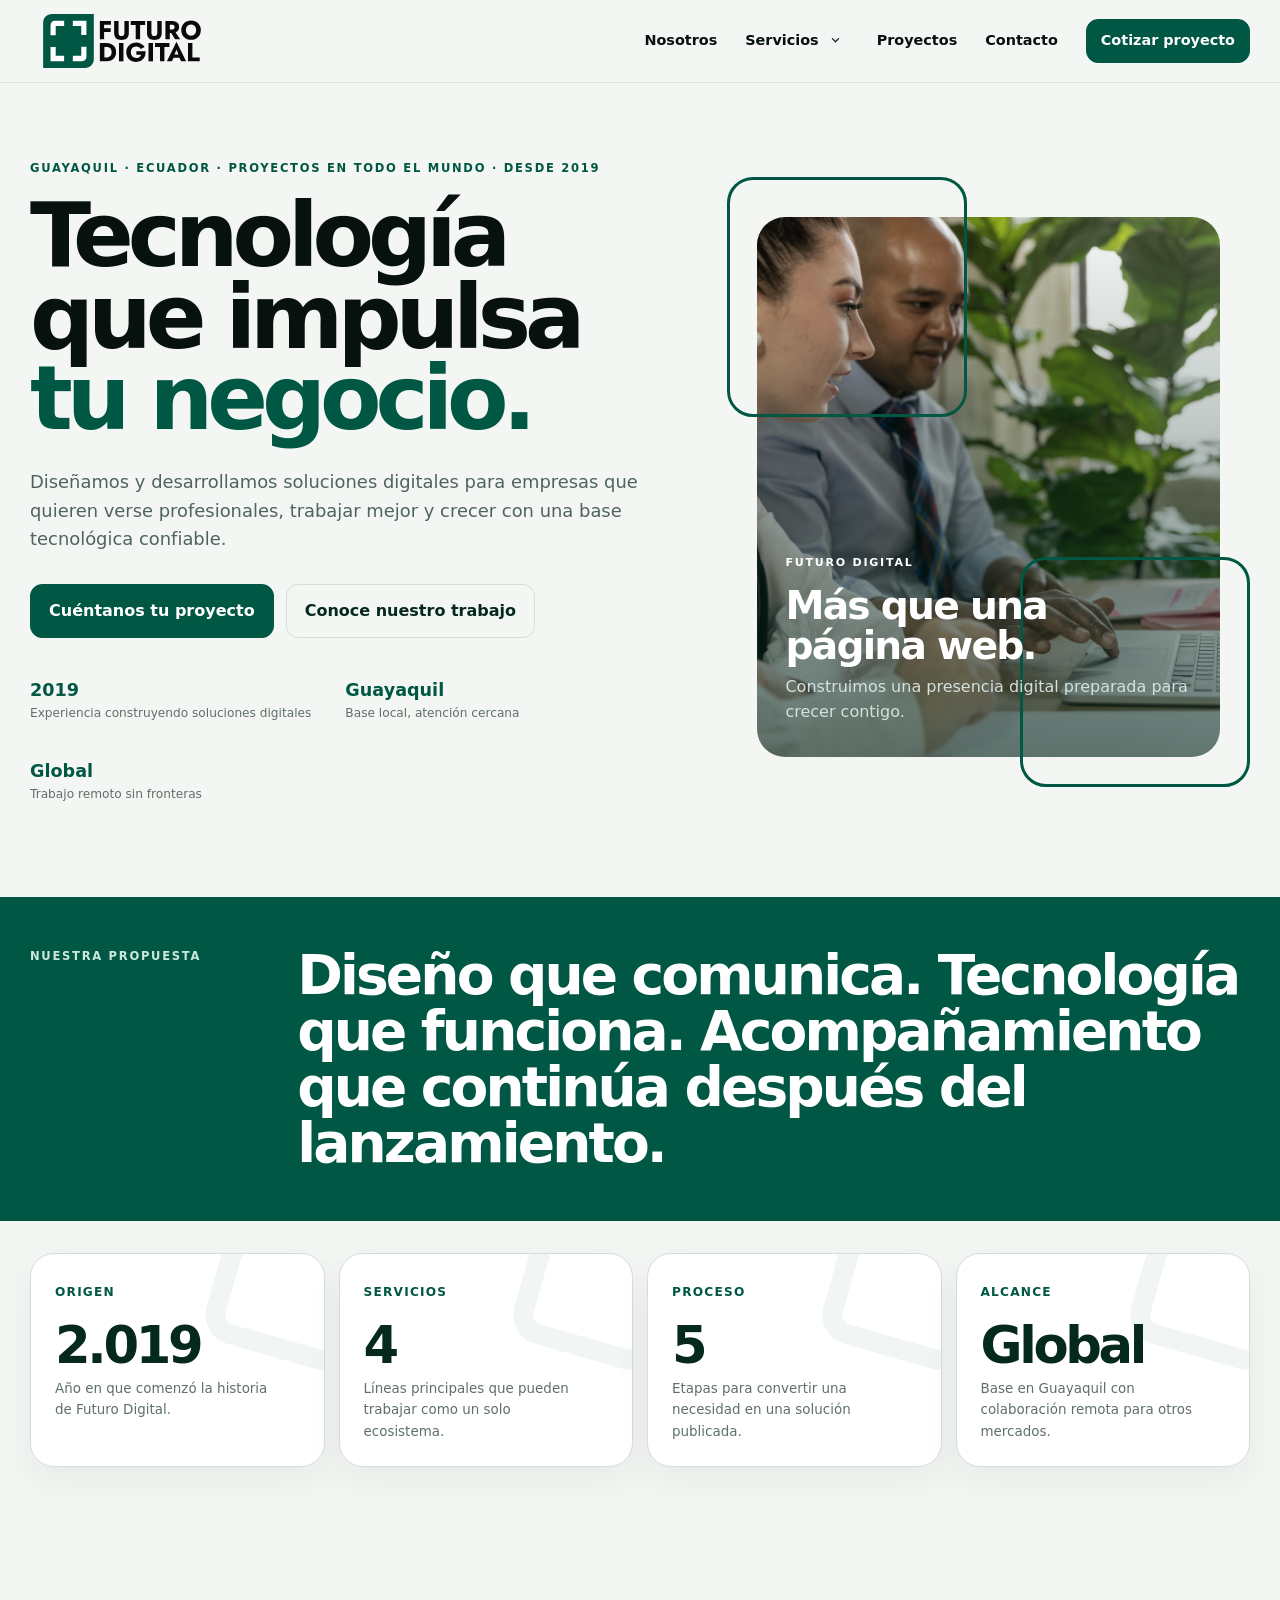
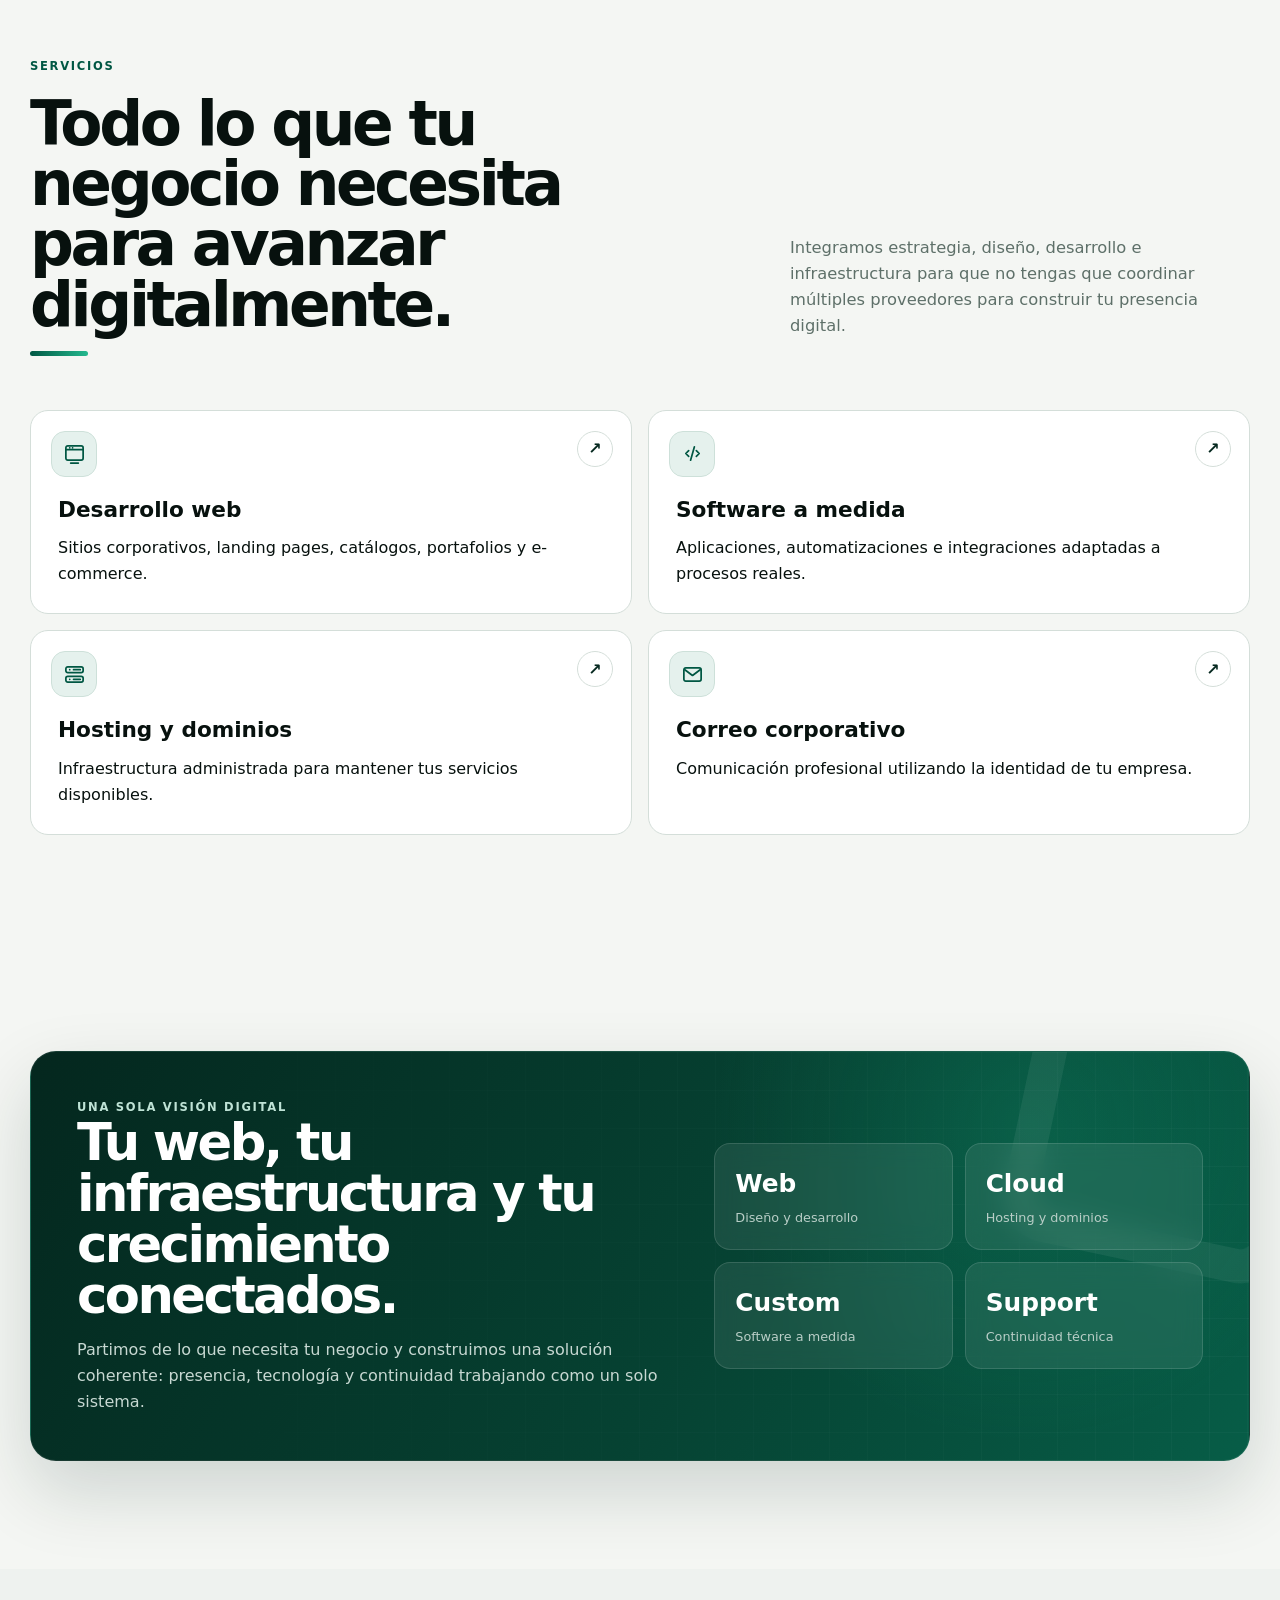
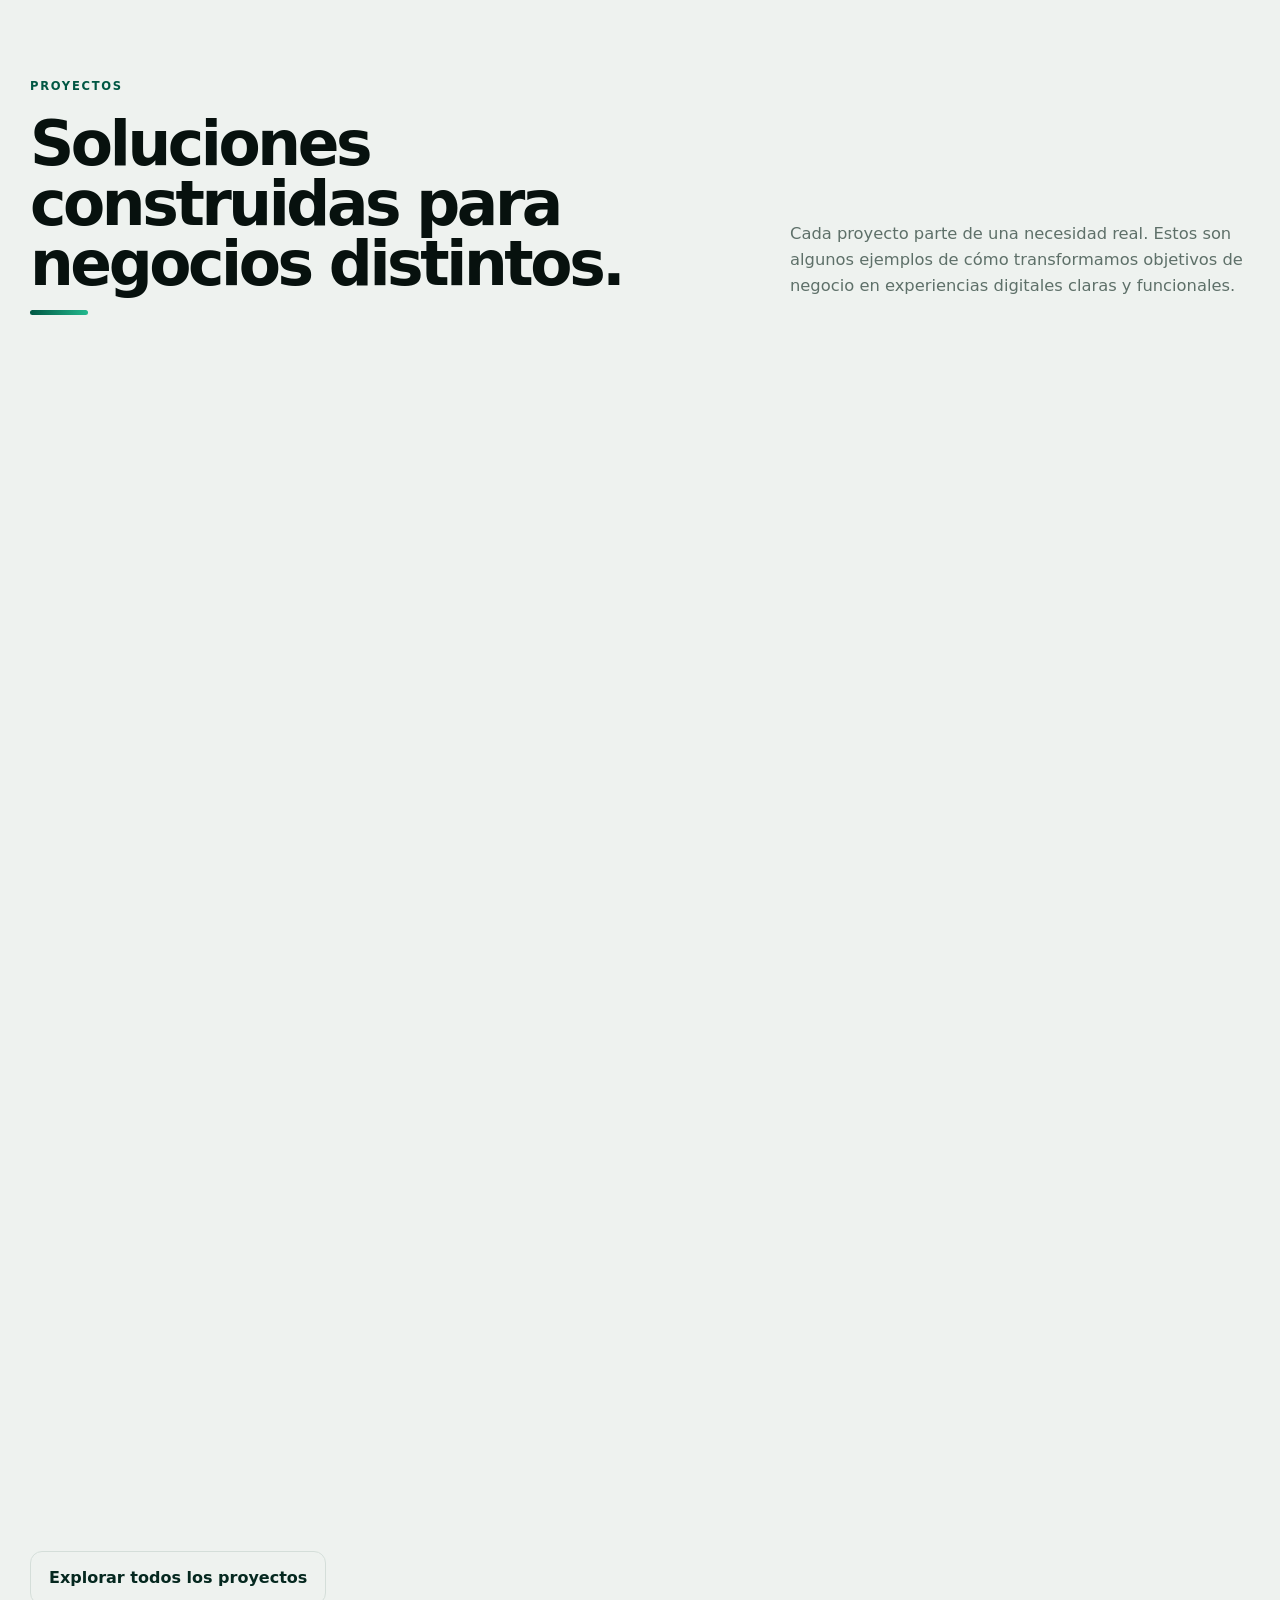
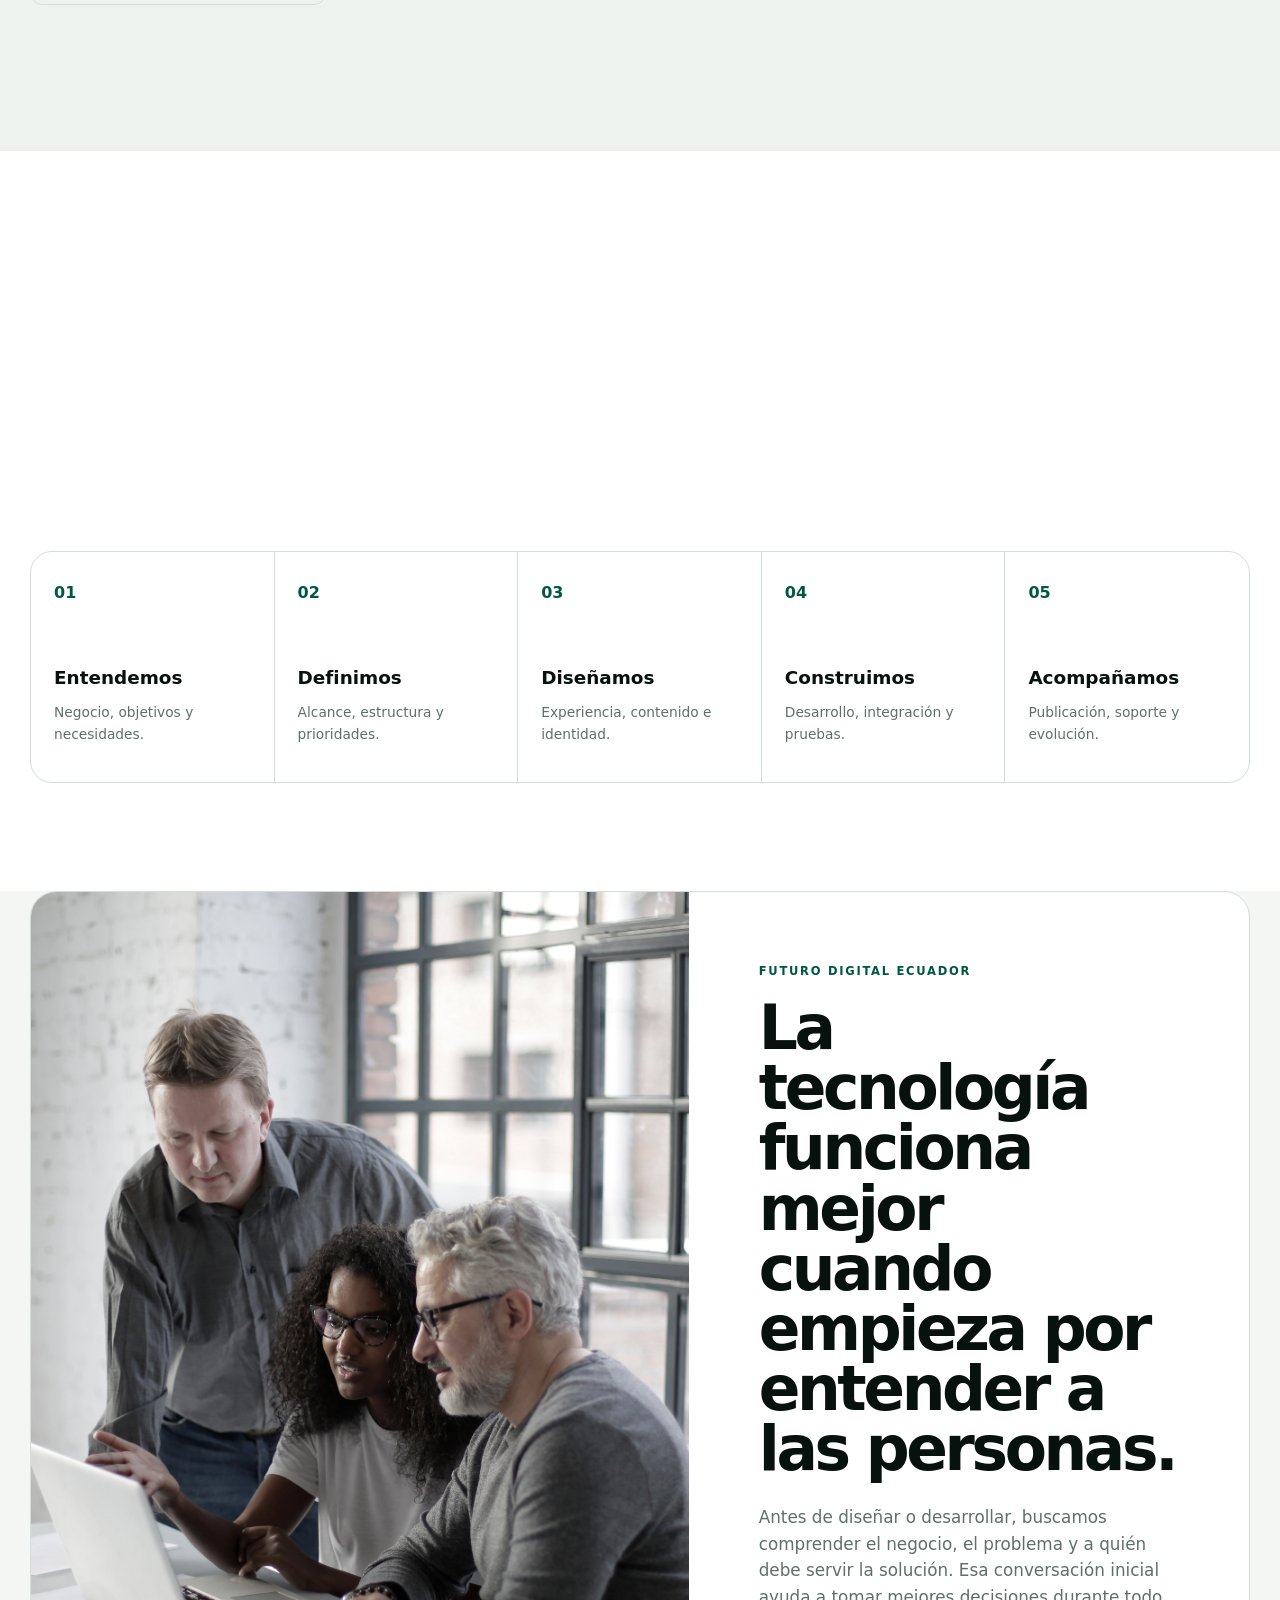
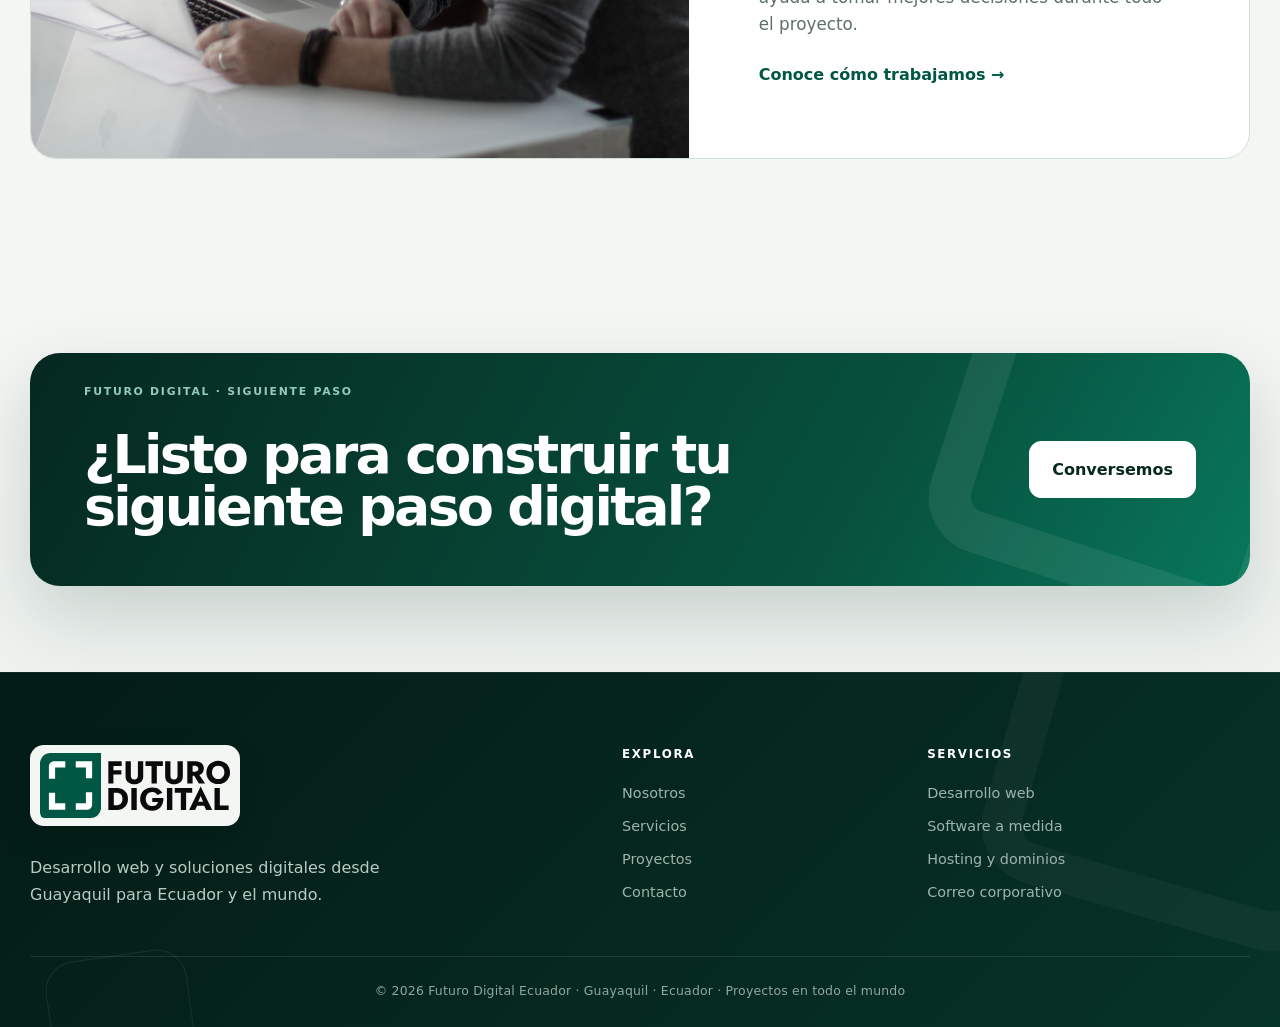
<file: index.html>
<!doctype html><html lang="es-EC"><head><meta charset="utf-8"><meta name="viewport" content="width=device-width,initial-scale=1"><title>Desarrollo Web en Guayaquil | Futuro Digital Ecuador</title><meta name="description" content="Desarrollo web, software a medida, hosting, dominios y correo corporativo desde Guayaquil para Ecuador y clientes de cualquier parte del mundo."><link rel="canonical" href="https://futurodigitalec.com/"><link rel="icon" type="image/svg+xml" href="assets/img/isotipo.svg"><meta name="robots" content="index,follow,max-image-preview:large"><meta property="og:title" content="Futuro Digital Ecuador | Desarrollo web y soluciones digitales"><meta property="og:description" content="Tecnología que impulsa tu negocio. Desde Guayaquil para Ecuador y el mundo."><meta property="og:url" content="https://futurodigitalec.com/"><meta property="og:type" content="website"><meta property="og:image" content="https://futurodigitalec.com/assets/img/og-futuro-digital.svg"><link rel="stylesheet" href="assets/css/styles.css"><link rel="stylesheet" href="assets/css/portfolio.css"><link rel="stylesheet" href="assets/css/pages.css"><script type="application/ld+json">{"@context":"https://schema.org","@type":"ProfessionalService","name":"Futuro Digital Ecuador","url":"https://futurodigitalec.com/","areaServed":["Guayaquil","Ecuador","Worldwide"],"address":{"@type":"PostalAddress","addressLocality":"Guayaquil","addressRegion":"Guayas","addressCountry":"EC"},"serviceType":["Desarrollo web","Software a medida","Hosting y dominios","Correo corporativo"]}</script></head><body><header class="site-header"><div class="container nav"><a class="brand" href="index.html"><img alt="Futuro Digital Ecuador" src="assets/img/logo.svg"></a><button class="menu" type="button" aria-expanded="false">Menú</button><nav class="links"><a href="nosotros.html">Nosotros</a><a href="servicios.html">Servicios</a><a href="proyectos.html">Proyectos</a><a href="contacto.html">Contacto</a><a class="btn small" href="contacto.html">Cotizar proyecto</a></nav></div></header><main><section class="hero" id="inicio"><div class="container hero-grid"><div class="hero-copy"><p class="eyebrow">GUAYAQUIL · ECUADOR · PROYECTOS EN TODO EL MUNDO · DESDE 2019</p><h1>Tecnología que impulsa <span>tu negocio.</span></h1><p class="lead">Diseñamos y desarrollamos soluciones digitales para empresas que quieren verse profesionales, trabajar mejor y crecer con una base tecnológica confiable.</p><div class="actions"><a class="btn" href="contacto.html">Cuéntanos tu proyecto</a><a class="btn secondary" href="proyectos.html">Conoce nuestro trabajo</a></div><div class="hero-proof"><div><strong>2019</strong><span>Experiencia construyendo soluciones digitales</span></div><div><strong>Guayaquil</strong><span>Base local, atención cercana</span></div><div><strong>Global</strong><span>Trabajo remoto sin fronteras</span></div></div></div><div class="hero-media"><img src="assets/img/people/hero-team.jpg" alt="Profesionales colaborando en un proyecto digital" loading="eager" referrerpolicy="no-referrer"><div class="media-frame frame-one"></div><div class="media-frame frame-two"></div><div class="hero-card"><span>FUTURO DIGITAL</span><strong>Más que una página web.</strong><p>Construimos una presencia digital preparada para crecer contigo.</p></div></div></div></section><section class="manifesto"><div class="container manifesto-grid"><p class="eyebrow light">NUESTRA PROPUESTA</p><h2>Diseño que comunica. Tecnología que funciona. Acompañamiento que continúa después del lanzamiento.</h2></div></section><section class="section services"><div class="container"><div class="section-head"><div><p class="eyebrow">SERVICIOS</p><h2>Todo lo que tu negocio necesita para avanzar digitalmente.</h2></div><p>Integramos estrategia, diseño, desarrollo e infraestructura para que no tengas que coordinar múltiples proveedores para construir tu presencia digital.</p></div><div class="service-links"><a href="desarrollo-web.html"><strong>Desarrollo web</strong><span>Sitios corporativos, landing pages, catálogos, portafolios y e-commerce.</span></a><a href="software-a-medida.html"><strong>Software a medida</strong><span>Aplicaciones, automatizaciones e integraciones adaptadas a procesos reales.</span></a><a href="hosting-dominios.html"><strong>Hosting y dominios</strong><span>Infraestructura administrada para mantener tus servicios disponibles.</span></a><a href="correo-corporativo.html"><strong>Correo corporativo</strong><span>Comunicación profesional utilizando la identidad de tu empresa.</span></a></div></div></section><section class="section"><div class="container"><div class="visual-band"><div><p class="eyebrow light">UNA SOLA VISIÓN DIGITAL</p><h2>Tu web, tu infraestructura y tu crecimiento conectados.</h2><p>Partimos de lo que necesita tu negocio y construimos una solución coherente: presencia, tecnología y continuidad trabajando como un solo sistema.</p></div><div class="visual-stats"><div><strong>Web</strong><span>Diseño y desarrollo</span></div><div><strong>Cloud</strong><span>Hosting y dominios</span></div><div><strong>Custom</strong><span>Software a medida</span></div><div><strong>Support</strong><span>Continuidad técnica</span></div></div></div></div></section><section class="section projects-section"><div class="container"><div class="section-head"><div><p class="eyebrow">PROYECTOS</p><h2>Soluciones construidas para negocios distintos.</h2></div><p>Cada proyecto parte de una necesidad real. Estos son algunos ejemplos de cómo transformamos objetivos de negocio en experiencias digitales claras y funcionales.</p></div><div class="portfolio-grid unified home-featured"><article class="featured-project-card"><img src="assets/img/projects/arzana.svg" alt="Proyecto Arzana Reformas"><div><span>WEB CORPORATIVA</span><h3><a href="proyecto-arzana-reformas.html">Arzana Reformas</a></h3><p>Una presencia digital orientada a presentar servicios de reformas, generar confianza y facilitar solicitudes de presupuesto.</p></div></article><article class="featured-project-card"><img src="assets/img/nutri/aplicacion-campo.webp" alt="Aplicación agrícola en campo dentro del proyecto Nutri Orgánicos del Campo" loading="lazy"><div><span>AGRICULTURA · PRESENCIA DIGITAL</span><h3><a href="proyecto-nutri-organicos.html">Nutri Orgánicos del Campo</a></h3><p>Una experiencia web para comunicar nutrición vegetal, conservación del suelo, acompañamiento técnico y su producto Bactribiol.</p></div></article><article class="featured-project-card"><img src="assets/img/projects/cdeco.svg" alt="Identidad visual del proyecto web CDECO"><div><span>SALUD · PROYECTO EN DESARROLLO</span><h3><a href="proyecto-cdeco.html">CDECO</a></h3><p>Próxima experiencia web para comunicar servicios de complejidad obstétrica, ecografía especializada y salud integral.</p><span class="project-status">Sitio web en desarrollo</span></div></article><article class="featured-project-card"><img src="assets/img/portfolio/estracoach/estracoach1.png" alt="Sitio web de Estracoach"><div><span>CONSULTORÍA Y FORMACIÓN</span><h3><a href="proyecto-estracoach.html">Estracoach</a></h3><p>Una experiencia web para comunicar servicios de consultoría, coaching, capacitación y desarrollo empresarial.</p></div></article></div><div class="actions"><a class="btn secondary" href="proyectos.html">Explorar todos los proyectos</a></div></div></section><section class="section process-section"><div class="container"><div class="section-head"><div><p class="eyebrow">CÓMO TRABAJAMOS</p><h2>Un proceso claro desde la idea hasta la publicación.</h2></div><p>Ordenamos el proyecto en etapas para que sepas qué estamos construyendo, por qué lo hacemos y qué viene después.</p></div><ol class="process"><li><span>01</span><strong>Entendemos</strong><p>Negocio, objetivos y necesidades.</p></li><li><span>02</span><strong>Definimos</strong><p>Alcance, estructura y prioridades.</p></li><li><span>03</span><strong>Diseñamos</strong><p>Experiencia, contenido e identidad.</p></li><li><span>04</span><strong>Construimos</strong><p>Desarrollo, integración y pruebas.</p></li><li><span>05</span><strong>Acompañamos</strong><p>Publicación, soporte y evolución.</p></li></ol></div></section><section class="image-story"><div class="container image-story-grid"><div class="image-story-photo"><img src="assets/img/people/collaboration.jpg" alt="Profesionales revisando una solución digital en conjunto" loading="lazy" referrerpolicy="no-referrer"></div><div class="image-story-copy"><p class="eyebrow">FUTURO DIGITAL ECUADOR</p><h2>La tecnología funciona mejor cuando empieza por entender a las personas.</h2><p>Antes de diseñar o desarrollar, buscamos comprender el negocio, el problema y a quién debe servir la solución. Esa conversación inicial ayuda a tomar mejores decisiones durante todo el proyecto.</p><a href="nosotros.html">Conoce cómo trabajamos →</a></div></div></section><section class="cta-band"><div class="container"><h2>¿Listo para construir tu siguiente paso digital?</h2><a class="btn secondary" href="contacto.html">Conversemos</a></div></section></main><footer><div class="container footer-grid"><div class="footer-brand"><img alt="Futuro Digital Ecuador" src="assets/img/logo.svg"><p>Desarrollo web y soluciones digitales desde Guayaquil para Ecuador y el mundo.</p></div><div><strong>Explora</strong><a href="nosotros.html">Nosotros</a><a href="servicios.html">Servicios</a><a href="proyectos.html">Proyectos</a><a href="contacto.html">Contacto</a></div><div><strong>Servicios</strong><a href="desarrollo-web.html">Desarrollo web</a><a href="software-a-medida.html">Software a medida</a><a href="hosting-dominios.html">Hosting y dominios</a><a href="correo-corporativo.html">Correo corporativo</a></div></div><div class="container footer-bottom">© <span id="year"></span> Futuro Digital Ecuador · Guayaquil · Ecuador · Proyectos en todo el mundo</div></footer><script src="assets/js/main.js"></script></body></html>
</file>
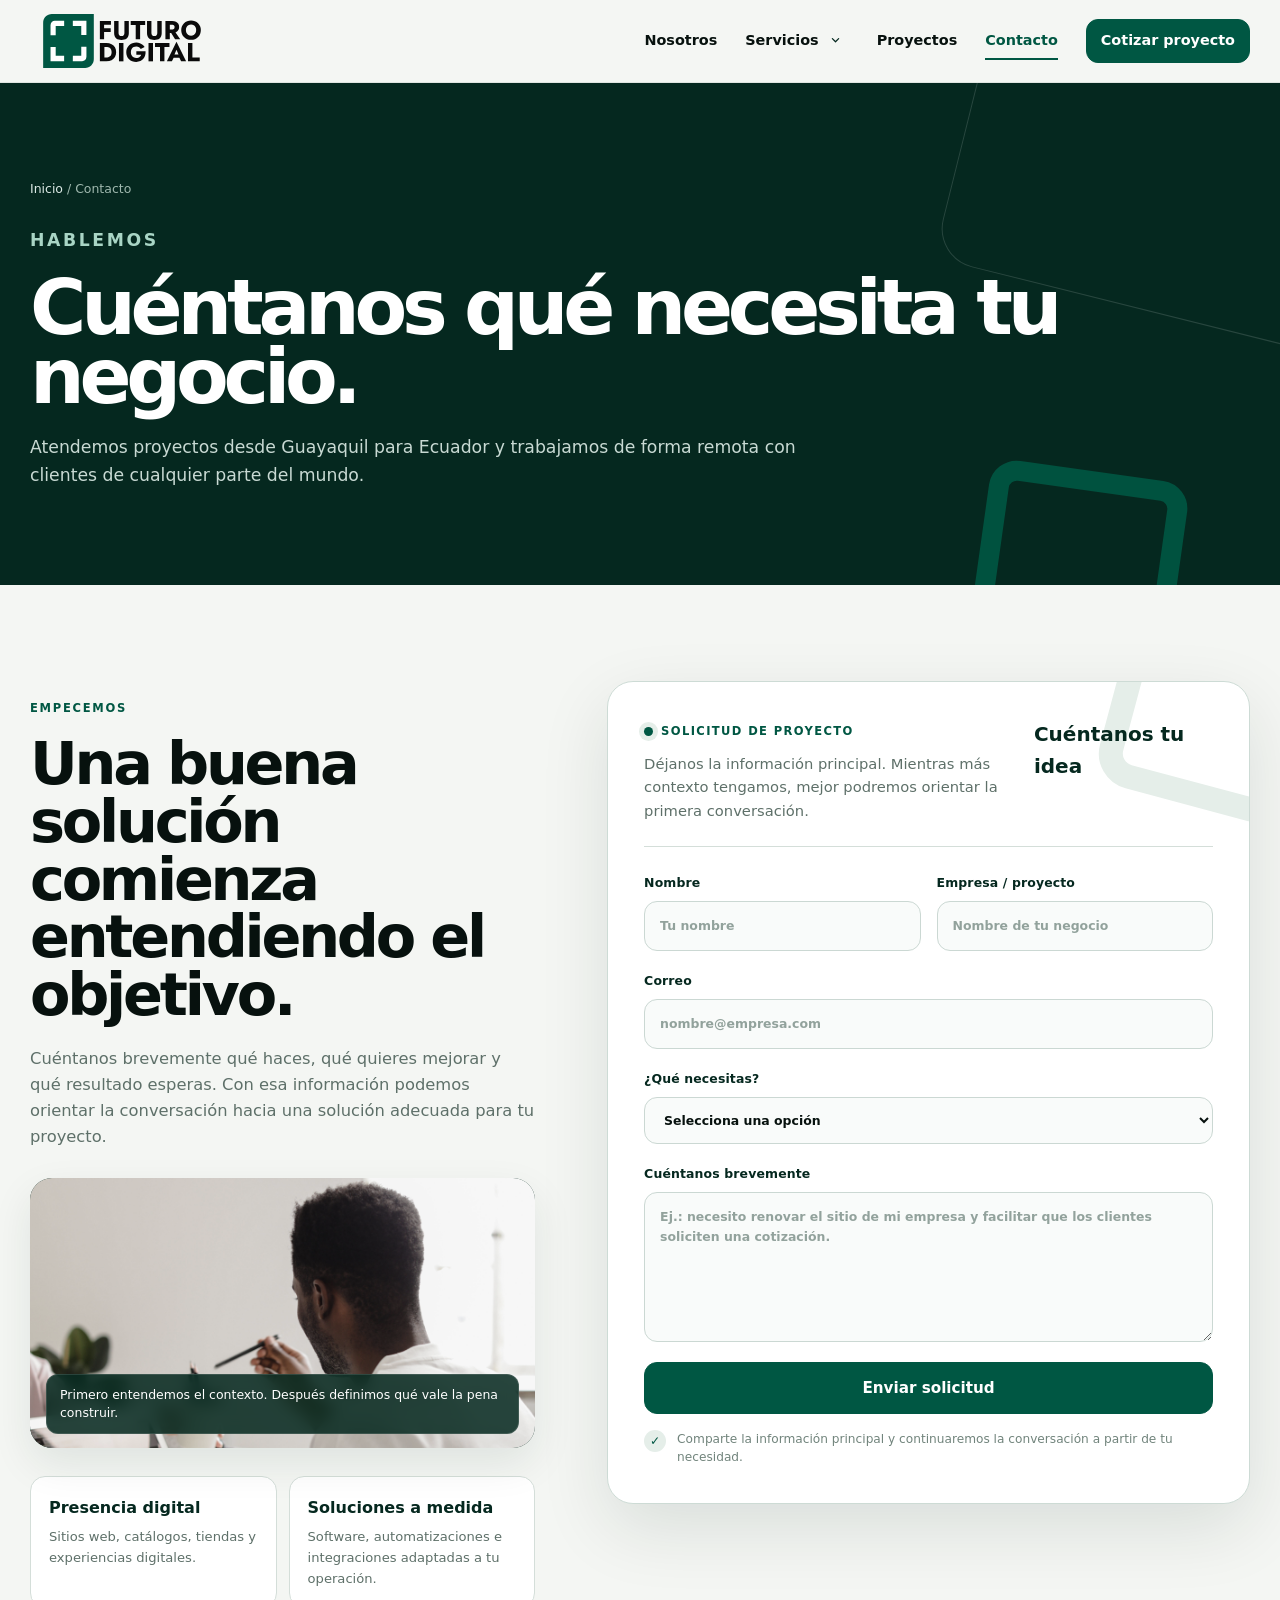
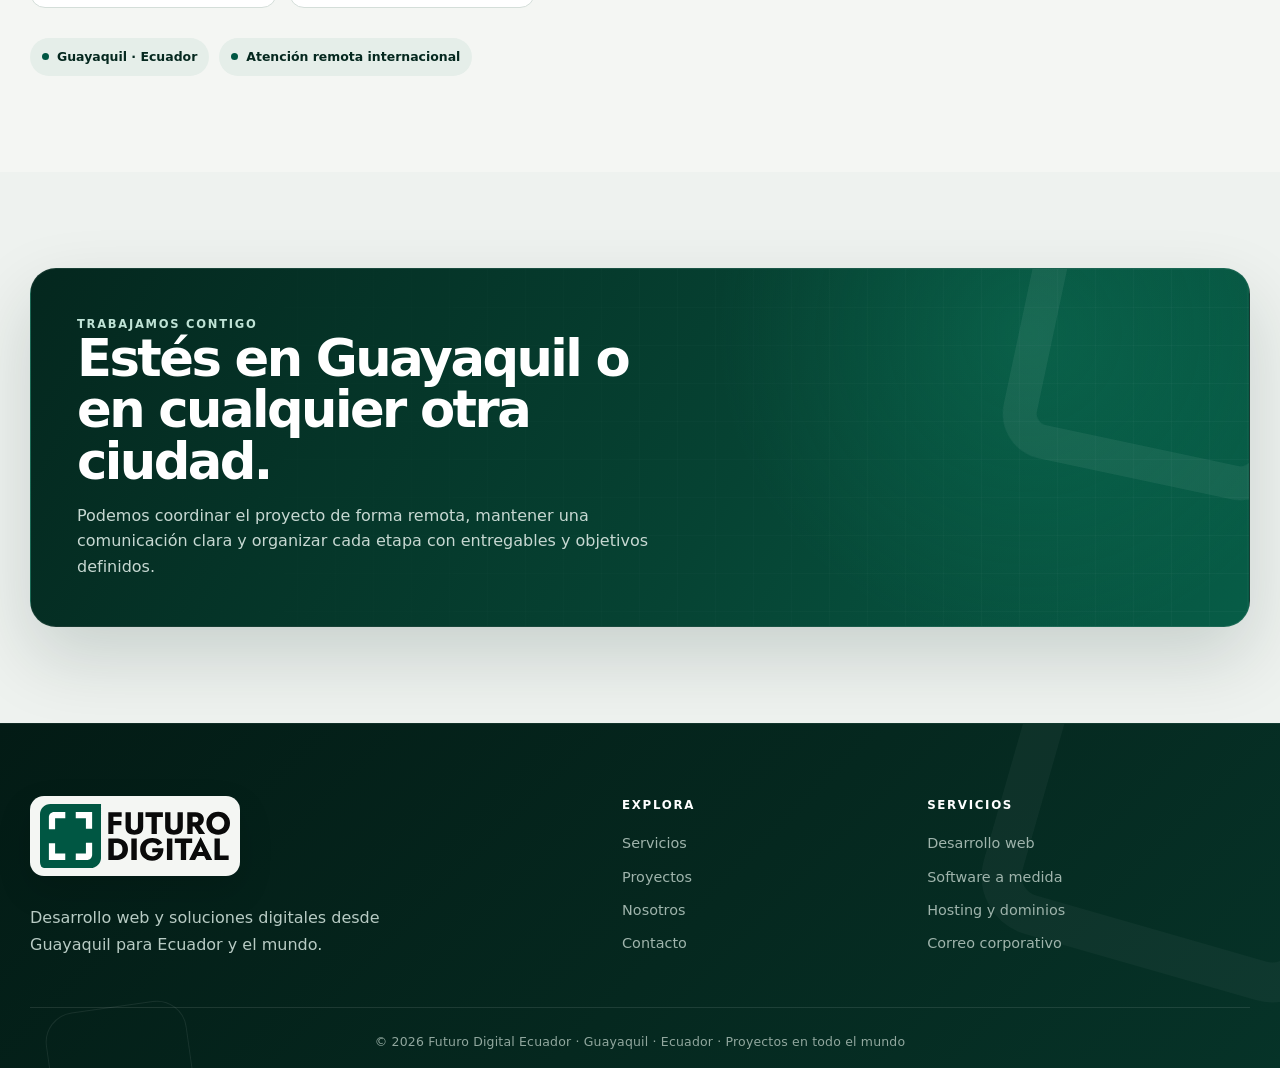
<file: contacto.html>
<!doctype html><html lang="es-EC"><head><meta charset="utf-8"><meta name="viewport" content="width=device-width,initial-scale=1"><title>Contacto | Futuro Digital Ecuador</title><meta name="description" content="Contacta a Futuro Digital Ecuador para desarrollo web, software, hosting y soluciones digitales desde Guayaquil para Ecuador y el mundo."><link rel="canonical" href="https://futurodigitalec.com/contacto.html"><link rel="icon" type="image/svg+xml" href="assets/img/isotipo.svg"><meta name="robots" content="index,follow,max-image-preview:large"><link rel="stylesheet" href="assets/css/styles.css"><link rel="stylesheet" href="assets/css/pages.css"></head><body><header class="site-header"><div class="container nav"><a class="brand" href="index.html"><img alt="Futuro Digital Ecuador" src="assets/img/logo.svg"></a><button class="menu" type="button" aria-expanded="false">Menú</button><nav class="links"><a href="servicios.html">Servicios</a><a href="proyectos.html">Proyectos</a><a href="nosotros.html">Nosotros</a><a href="contacto.html">Contacto</a><a class="btn small" href="contacto.html">Cotizar proyecto</a></nav></div></header><main><section class="page-hero"><div class="container"><div class="breadcrumbs"><a href="index.html">Inicio</a> / Contacto</div><p class="eyebrow">HABLEMOS</p><h1>Cuéntanos qué necesita tu negocio.</h1><p>Atendemos proyectos desde Guayaquil para Ecuador y trabajamos de forma remota con clientes de cualquier parte del mundo.</p></div></section><section class="content-section"><div class="container contact-grid"><div><p class="eyebrow">EMPECEMOS</p><h2>Una buena solución comienza entendiendo el objetivo.</h2><p>Cuéntanos brevemente qué haces, qué quieres mejorar y qué resultado esperas. Con esa información podemos orientar la conversación hacia una solución adecuada para tu proyecto.</p><figure class="contact-photo"><img src="assets/img/people/contact-meeting.jpg" alt="Profesional organizando ideas durante una reunión de proyecto" loading="lazy" referrerpolicy="no-referrer"><figcaption>Primero entendemos el contexto. Después definimos qué vale la pena construir.</figcaption></figure><div class="contact-benefits"><div><strong>Presencia digital</strong><span>Sitios web, catálogos, tiendas y experiencias digitales.</span></div><div><strong>Soluciones a medida</strong><span>Software, automatizaciones e integraciones adaptadas a tu operación.</span></div></div><div class="contact-meta"><span>Guayaquil · Ecuador</span><span>Atención remota internacional</span></div></div><div class="contact-form-card"><div class="form-intro"><div><span>Solicitud de proyecto</span><p>Déjanos la información principal. Mientras más contexto tengamos, mejor podremos orientar la primera conversación.</p></div><strong>Cuéntanos tu idea</strong></div><form id="demo-form" novalidate><div class="field-row"><label>Nombre<input name="name" autocomplete="name" placeholder="Tu nombre" required></label><label>Empresa / proyecto<input name="company" placeholder="Nombre de tu negocio"></label></div><label>Correo<input type="email" name="email" autocomplete="email" placeholder="nombre@empresa.com" required></label><label>¿Qué necesitas?<select name="service" required><option value="">Selecciona una opción</option><option>Desarrollo web</option><option>Software a medida</option><option>Hosting / dominio / correo</option><option>Soporte y mantenimiento</option><option>Otro</option></select></label><label>Cuéntanos brevemente<textarea name="message" rows="6" required placeholder="Ej.: necesito renovar el sitio de mi empresa y facilitar que los clientes soliciten una cotización."></textarea></label><button class="btn dark" type="submit">Enviar solicitud</button><small class="form-foot" id="form-note">Comparte la información principal y continuaremos la conversación a partir de tu necesidad.</small></form></div></div></section><section class="content-section soft"><div class="container"><div class="visual-band"><div><p class="eyebrow light">TRABAJAMOS CONTIGO</p><h2>Estés en Guayaquil o en cualquier otra ciudad.</h2><p>Podemos coordinar el proyecto de forma remota, mantener una comunicación clara y organizar cada etapa con entregables y objetivos definidos.</p></div><div class="visual-stats"><div><strong>Local</strong><span>Atención en Guayaquil</span></div><div><strong>Ecuador</strong><span>Proyectos nacionales</span></div><div><strong>Global</strong><span>Trabajo remoto</span></div><div><strong>Claro</strong><span>Proceso organizado</span></div></div></div></div></section></main><footer><div class="container footer-grid"><div class="footer-brand"><img alt="Futuro Digital Ecuador" src="assets/img/logo.svg"><p>Desarrollo web y soluciones digitales desde Guayaquil para Ecuador y el mundo.</p></div><div><strong>Explora</strong><a href="servicios.html">Servicios</a><a href="proyectos.html">Proyectos</a><a href="nosotros.html">Nosotros</a><a href="contacto.html">Contacto</a></div><div><strong>Servicios</strong><a href="desarrollo-web.html">Desarrollo web</a><a href="software-a-medida.html">Software a medida</a><a href="hosting-dominios.html">Hosting y dominios</a><a href="correo-corporativo.html">Correo corporativo</a></div></div><div class="container footer-bottom">© <span id="year"></span> Futuro Digital Ecuador.</div></footer><script src="assets/js/main.js"></script></body></html>
</file>
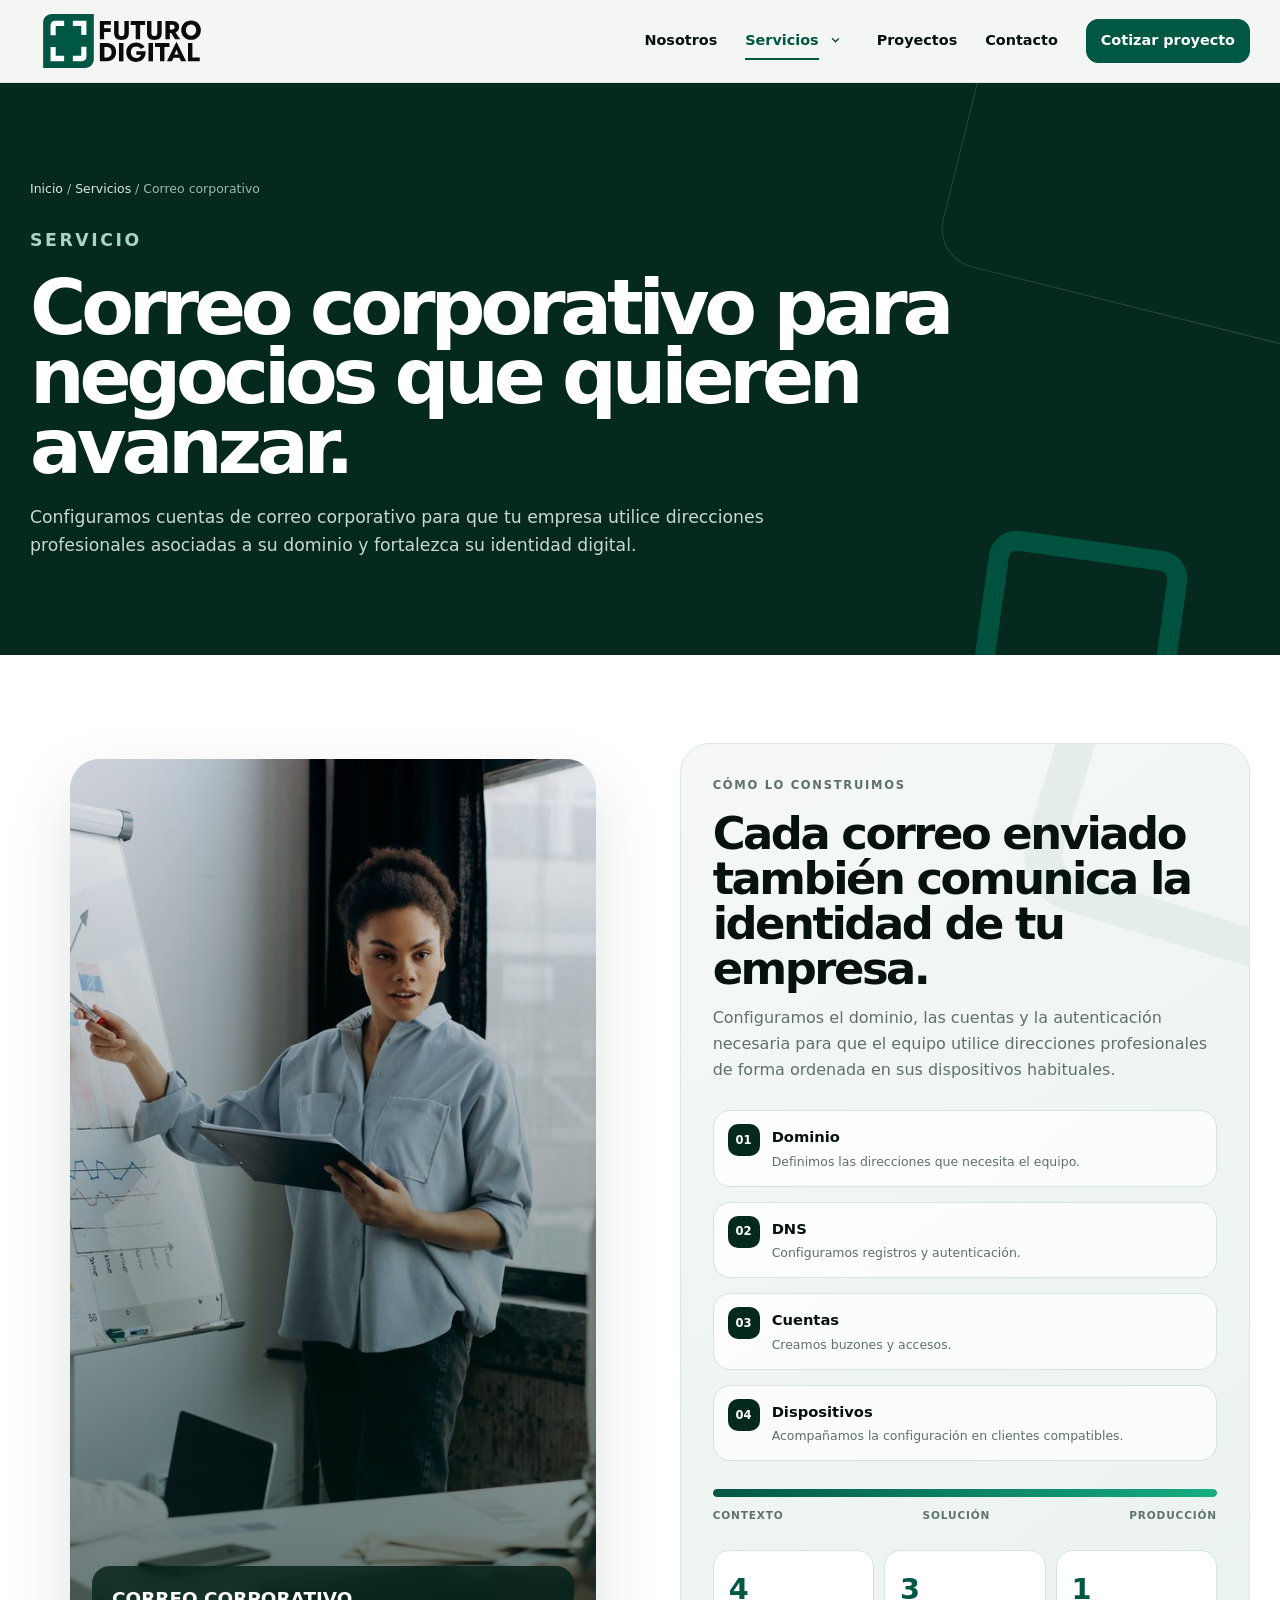
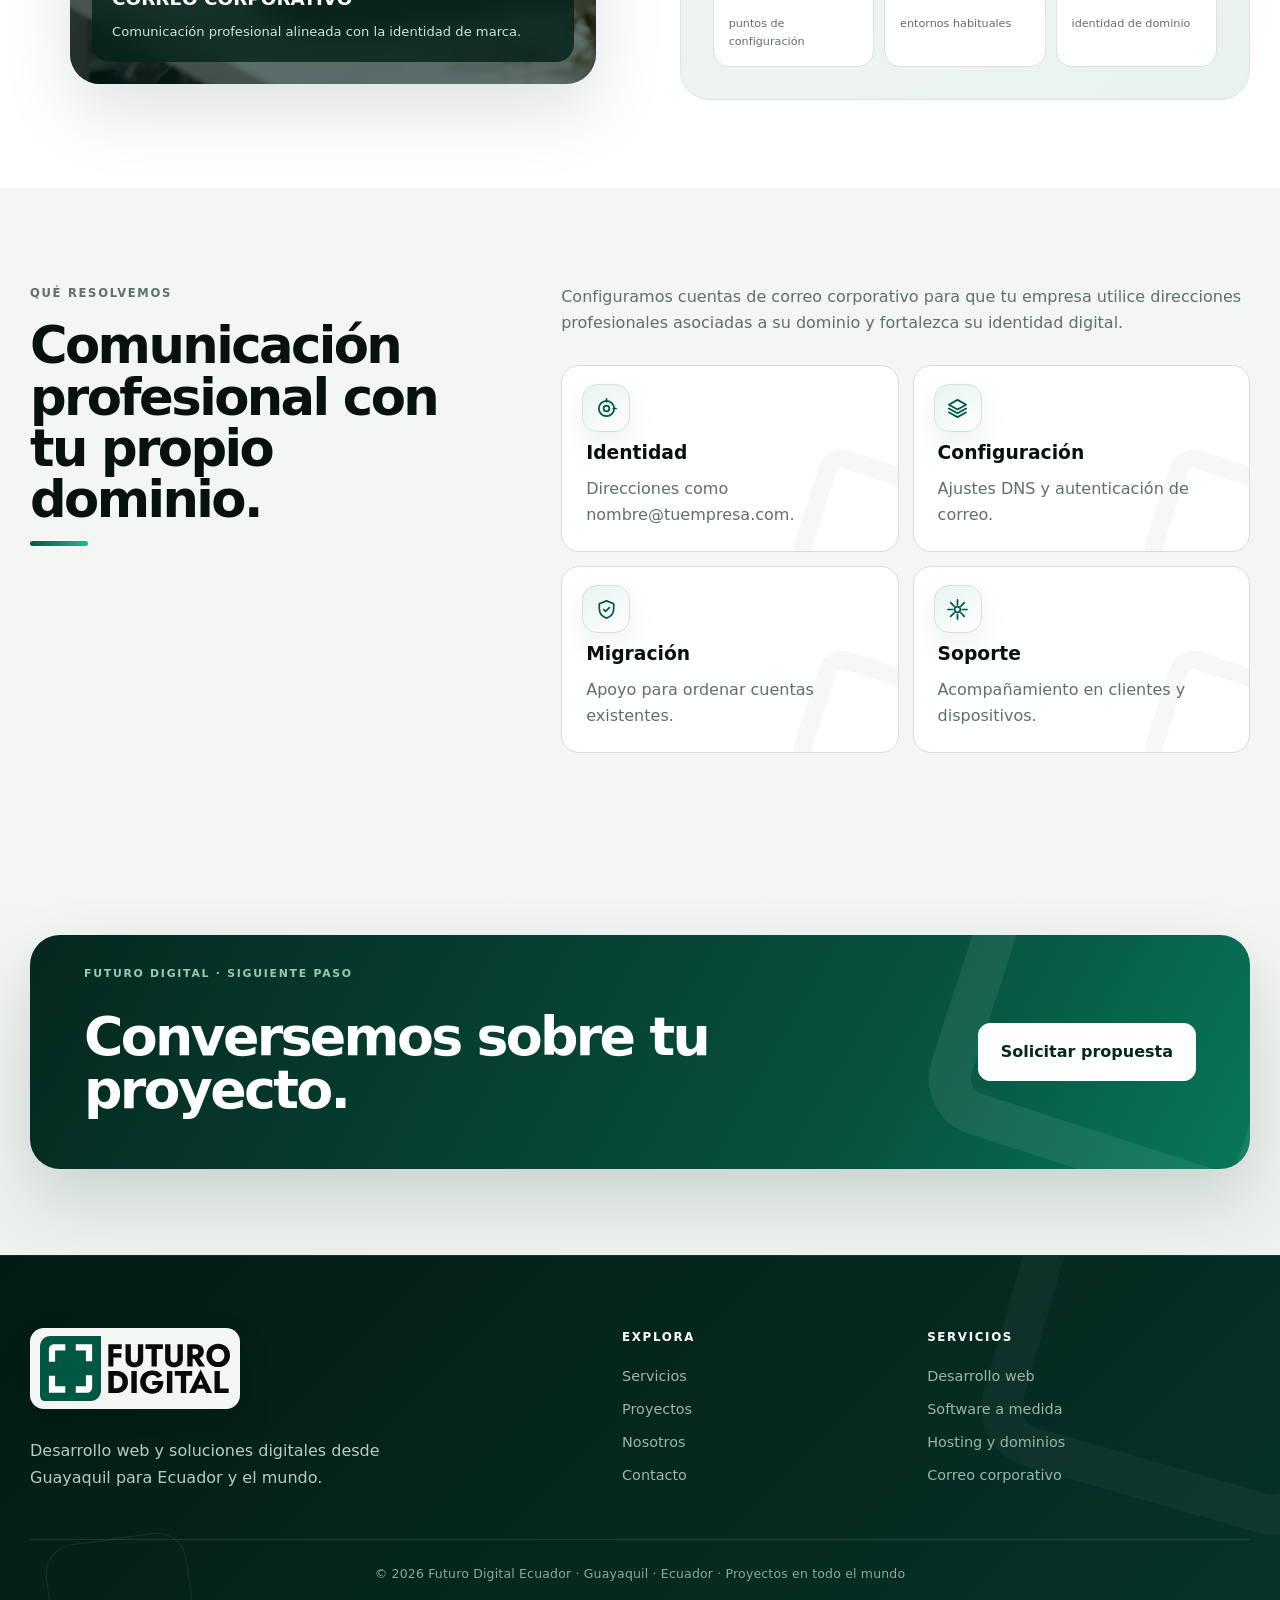
<file: correo-corporativo.html>
<!doctype html><html lang="es-EC"><head><meta charset="utf-8"><meta name="viewport" content="width=device-width,initial-scale=1"><title>Correo corporativo en Guayaquil y Ecuador | Futuro Digital</title><meta name="description" content="Configuramos cuentas de correo corporativo con dominio propio para empresas de Guayaquil, Ecuador y clientes internacionales."><link rel="canonical" href="https://futurodigitalec.com/correo-corporativo.html"><meta name="robots" content="index,follow,max-image-preview:large"><link rel="stylesheet" href="assets/css/styles.css"><link rel="stylesheet" href="assets/css/pages.css"></head><body><header class="site-header"><div class="container nav"><a class="brand" href="index.html"><img alt="Futuro Digital Ecuador" src="assets/img/logo.svg"></a><button class="menu" type="button" aria-expanded="false">Menú</button><nav class="links"><a href="servicios.html">Servicios</a><a href="proyectos.html">Proyectos</a><a href="nosotros.html">Nosotros</a><a href="contacto.html">Contacto</a><a class="btn small" href="contacto.html">Cotizar proyecto</a></nav></div></header><main><section class="page-hero"><div class="container"><div class="breadcrumbs"><a href="index.html">Inicio</a> / <a href="servicios.html">Servicios</a> / Correo corporativo</div><p class="eyebrow">SERVICIO</p><h1>Correo corporativo para negocios que quieren avanzar.</h1><p>Configuramos cuentas de correo corporativo para que tu empresa utilice direcciones profesionales asociadas a su dominio y fortalezca su identidad digital.</p></div></section><section class="content-section"><div class="container content-grid"><div><p class="eyebrow">QUÉ RESOLVEMOS</p><h2>Comunicación profesional con tu propio dominio.</h2></div><div><p>Configuramos cuentas de correo corporativo para que tu empresa utilice direcciones profesionales asociadas a su dominio y fortalezca su identidad digital.</p><div class="feature-list"><article><h3>Identidad</h3><p>Direcciones como nombre@tuempresa.com.</p></article><article><h3>Configuración</h3><p>Ajustes DNS y autenticación de correo.</p></article><article><h3>Migración</h3><p>Apoyo para ordenar cuentas existentes.</p></article><article><h3>Soporte</h3><p>Acompañamiento en clientes y dispositivos.</p></article></div></div></div></section><section class="cta-band"><div class="container"><h2>Conversemos sobre tu proyecto.</h2><a class="btn secondary" href="contacto.html">Solicitar propuesta</a></div></section></main><footer><div class="container footer-grid"><div class="footer-brand"><img alt="Futuro Digital Ecuador" src="assets/img/logo.svg"><p>Desarrollo web y soluciones digitales desde Guayaquil para Ecuador y el mundo.</p></div><div><strong>Explora</strong><a href="servicios.html">Servicios</a><a href="proyectos.html">Proyectos</a><a href="nosotros.html">Nosotros</a><a href="contacto.html">Contacto</a></div><div><strong>Servicios</strong><a href="desarrollo-web.html">Desarrollo web</a><a href="software-a-medida.html">Software a medida</a><a href="hosting-dominios.html">Hosting y dominios</a><a href="correo-corporativo.html">Correo corporativo</a></div></div><div class="container footer-bottom">© <span id="year"></span> Futuro Digital Ecuador.</div></footer><script src="assets/js/main.js"></script></body></html>
</file>
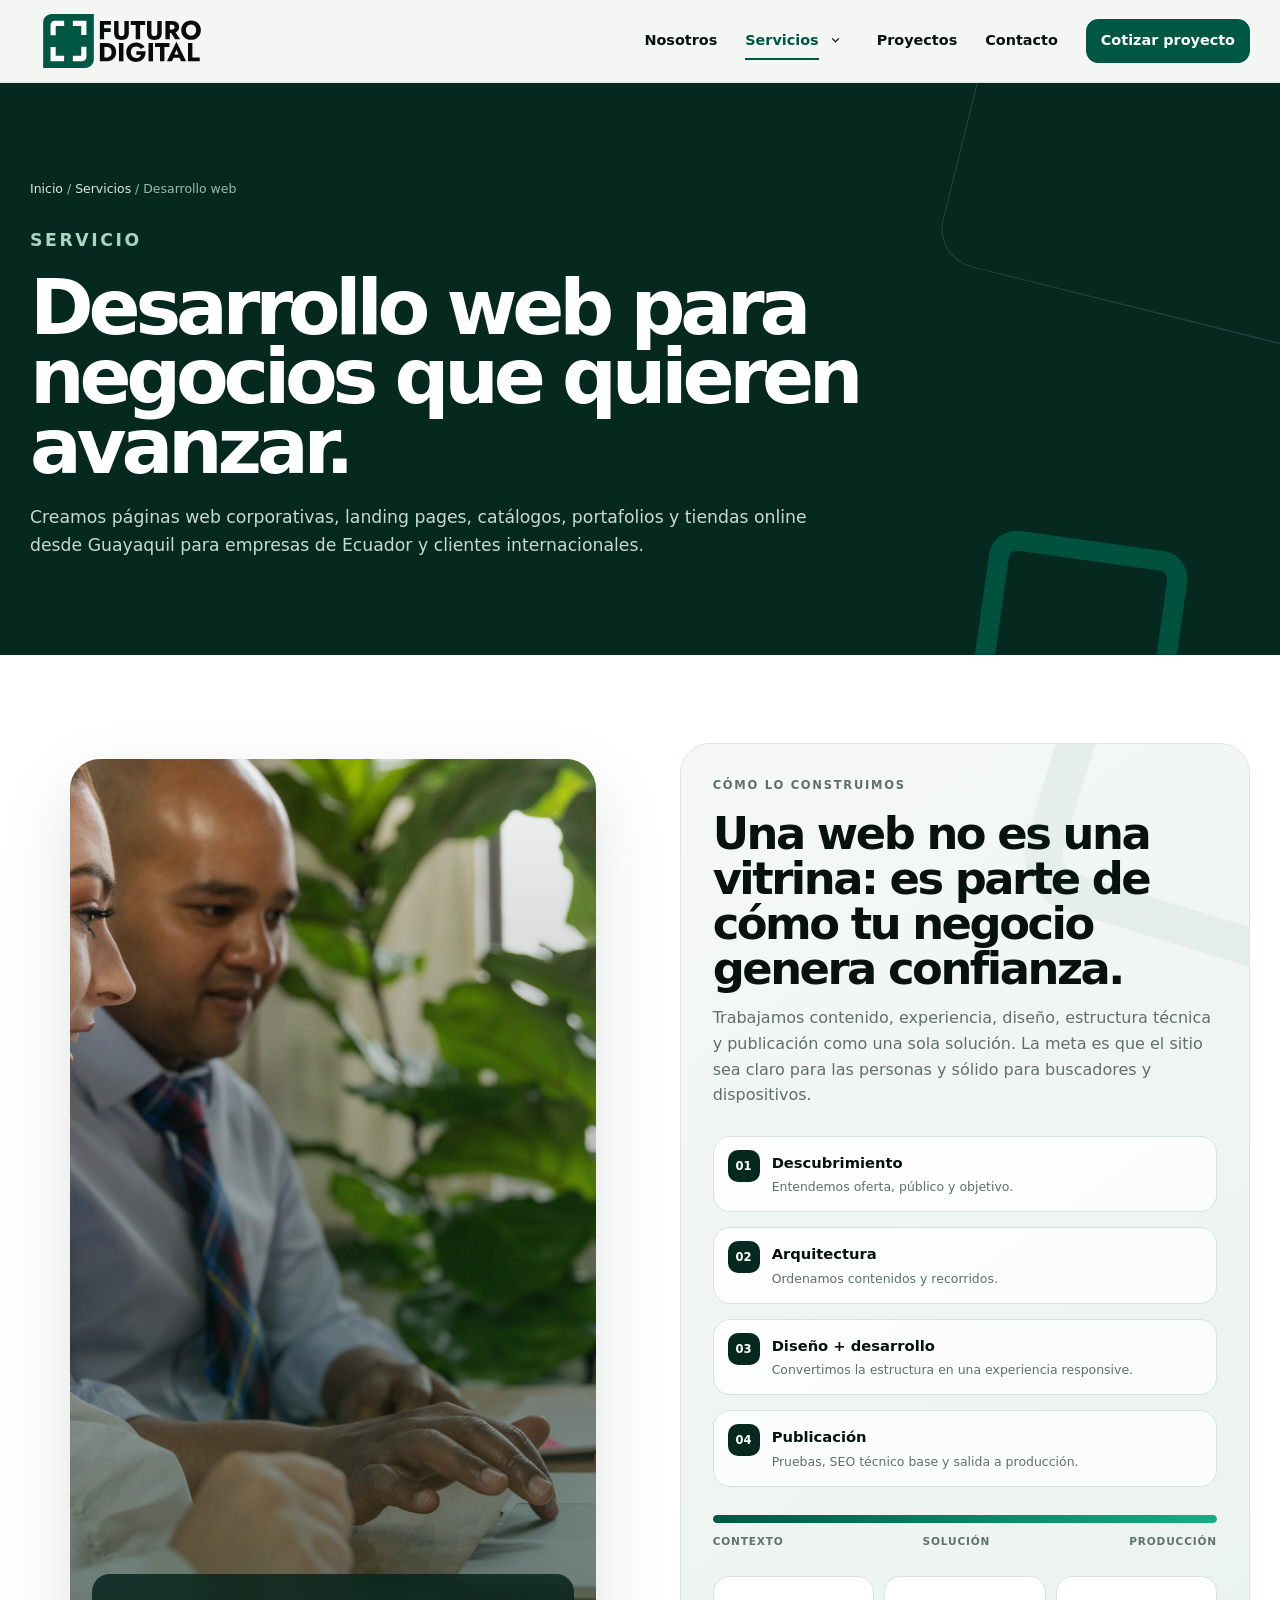
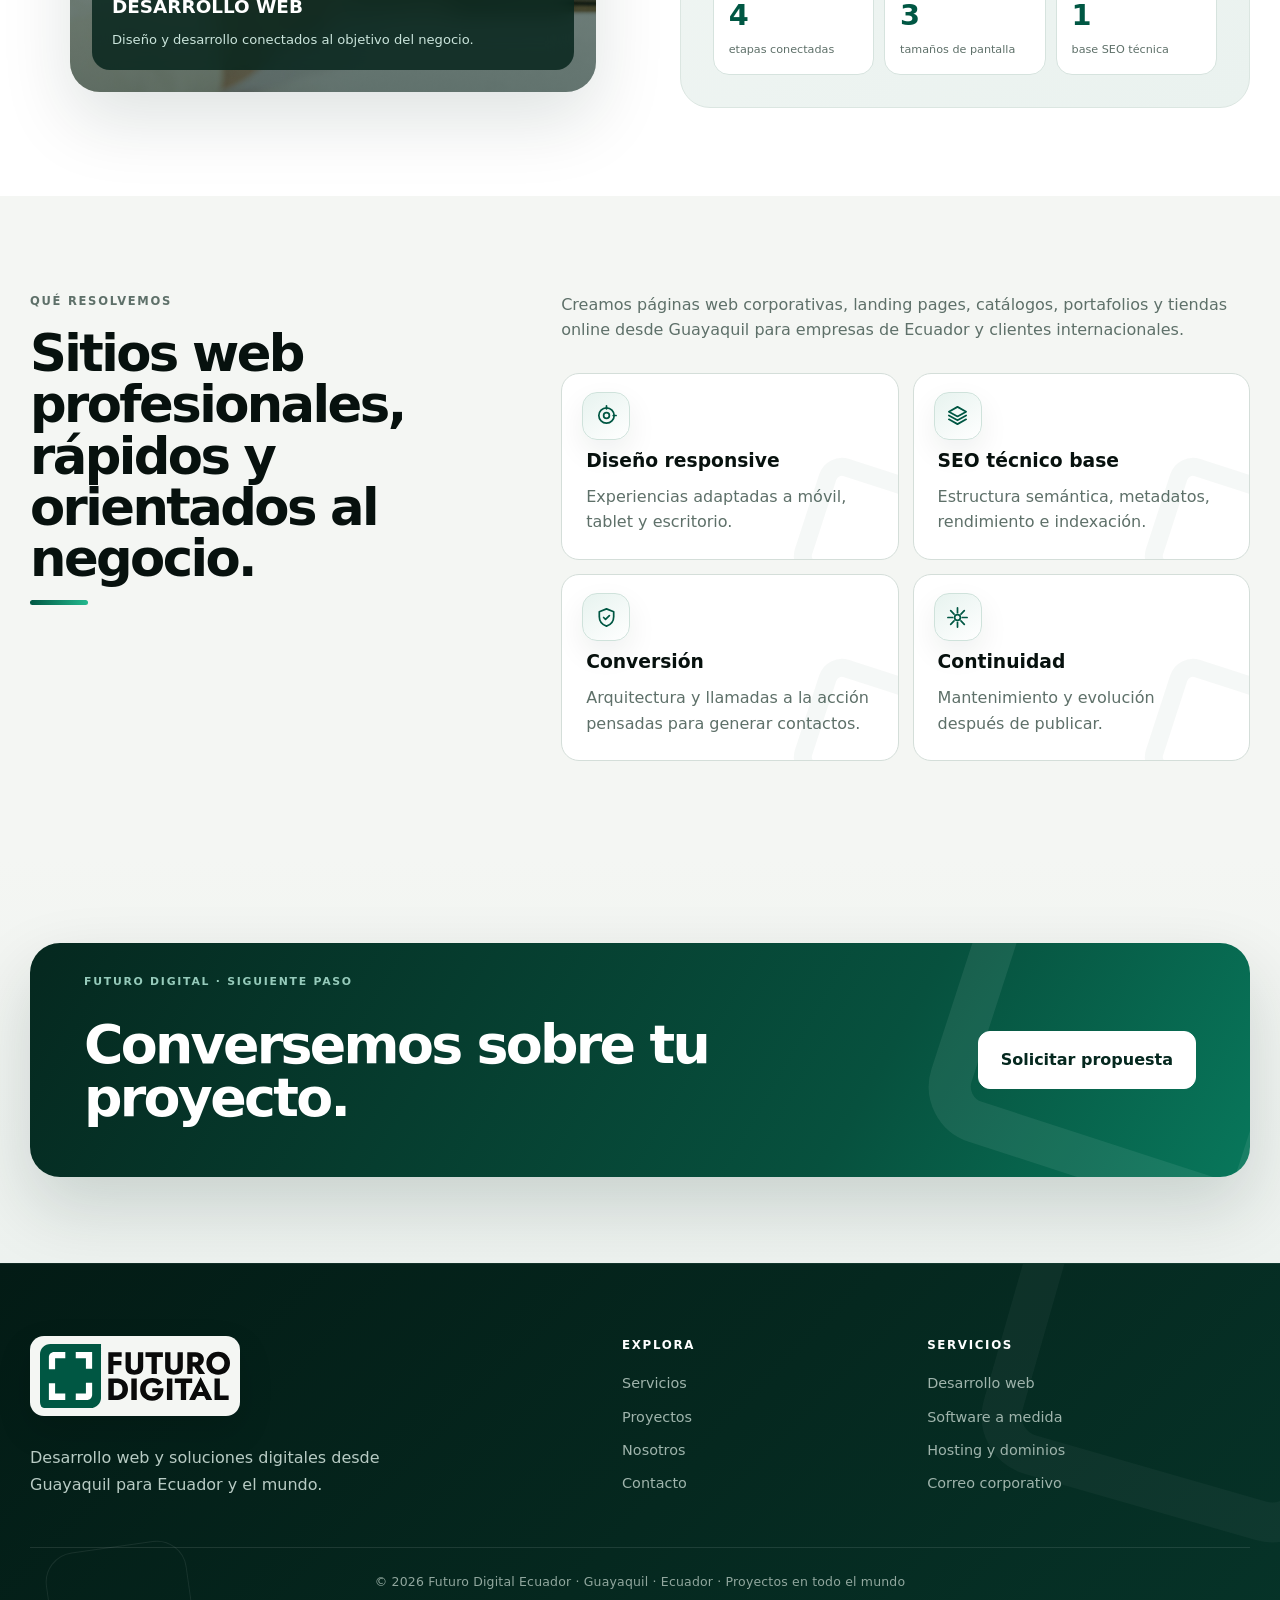
<file: desarrollo-web.html>
<!doctype html><html lang="es-EC"><head><meta charset="utf-8"><meta name="viewport" content="width=device-width,initial-scale=1"><title>Desarrollo web en Guayaquil y Ecuador | Futuro Digital</title><meta name="description" content="Creamos páginas web corporativas, landing pages, catálogos, portafolios y tiendas online desde Guayaquil para empresas de Ecuador y clientes internacionales."><link rel="canonical" href="https://futurodigitalec.com/desarrollo-web.html"><meta name="robots" content="index,follow,max-image-preview:large"><link rel="stylesheet" href="assets/css/styles.css"><link rel="stylesheet" href="assets/css/pages.css"></head><body><header class="site-header"><div class="container nav"><a class="brand" href="index.html"><img alt="Futuro Digital Ecuador" src="assets/img/logo.svg"></a><button class="menu" type="button" aria-expanded="false">Menú</button><nav class="links"><a href="servicios.html">Servicios</a><a href="proyectos.html">Proyectos</a><a href="nosotros.html">Nosotros</a><a href="contacto.html">Contacto</a><a class="btn small" href="contacto.html">Cotizar proyecto</a></nav></div></header><main><section class="page-hero"><div class="container"><div class="breadcrumbs"><a href="index.html">Inicio</a> / <a href="servicios.html">Servicios</a> / Desarrollo web</div><p class="eyebrow">SERVICIO</p><h1>Desarrollo web para negocios que quieren avanzar.</h1><p>Creamos páginas web corporativas, landing pages, catálogos, portafolios y tiendas online desde Guayaquil para empresas de Ecuador y clientes internacionales.</p></div></section><section class="content-section"><div class="container content-grid"><div><p class="eyebrow">QUÉ RESOLVEMOS</p><h2>Sitios web profesionales, rápidos y orientados al negocio.</h2></div><div><p>Creamos páginas web corporativas, landing pages, catálogos, portafolios y tiendas online desde Guayaquil para empresas de Ecuador y clientes internacionales.</p><div class="feature-list"><article><h3>Diseño responsive</h3><p>Experiencias adaptadas a móvil, tablet y escritorio.</p></article><article><h3>SEO técnico base</h3><p>Estructura semántica, metadatos, rendimiento e indexación.</p></article><article><h3>Conversión</h3><p>Arquitectura y llamadas a la acción pensadas para generar contactos.</p></article><article><h3>Continuidad</h3><p>Mantenimiento y evolución después de publicar.</p></article></div></div></div></section><section class="cta-band"><div class="container"><h2>Conversemos sobre tu proyecto.</h2><a class="btn secondary" href="contacto.html">Solicitar propuesta</a></div></section></main><footer><div class="container footer-grid"><div class="footer-brand"><img alt="Futuro Digital Ecuador" src="assets/img/logo.svg"><p>Desarrollo web y soluciones digitales desde Guayaquil para Ecuador y el mundo.</p></div><div><strong>Explora</strong><a href="servicios.html">Servicios</a><a href="proyectos.html">Proyectos</a><a href="nosotros.html">Nosotros</a><a href="contacto.html">Contacto</a></div><div><strong>Servicios</strong><a href="desarrollo-web.html">Desarrollo web</a><a href="software-a-medida.html">Software a medida</a><a href="hosting-dominios.html">Hosting y dominios</a><a href="correo-corporativo.html">Correo corporativo</a></div></div><div class="container footer-bottom">© <span id="year"></span> Futuro Digital Ecuador.</div></footer><script src="assets/js/main.js"></script></body></html>
</file>
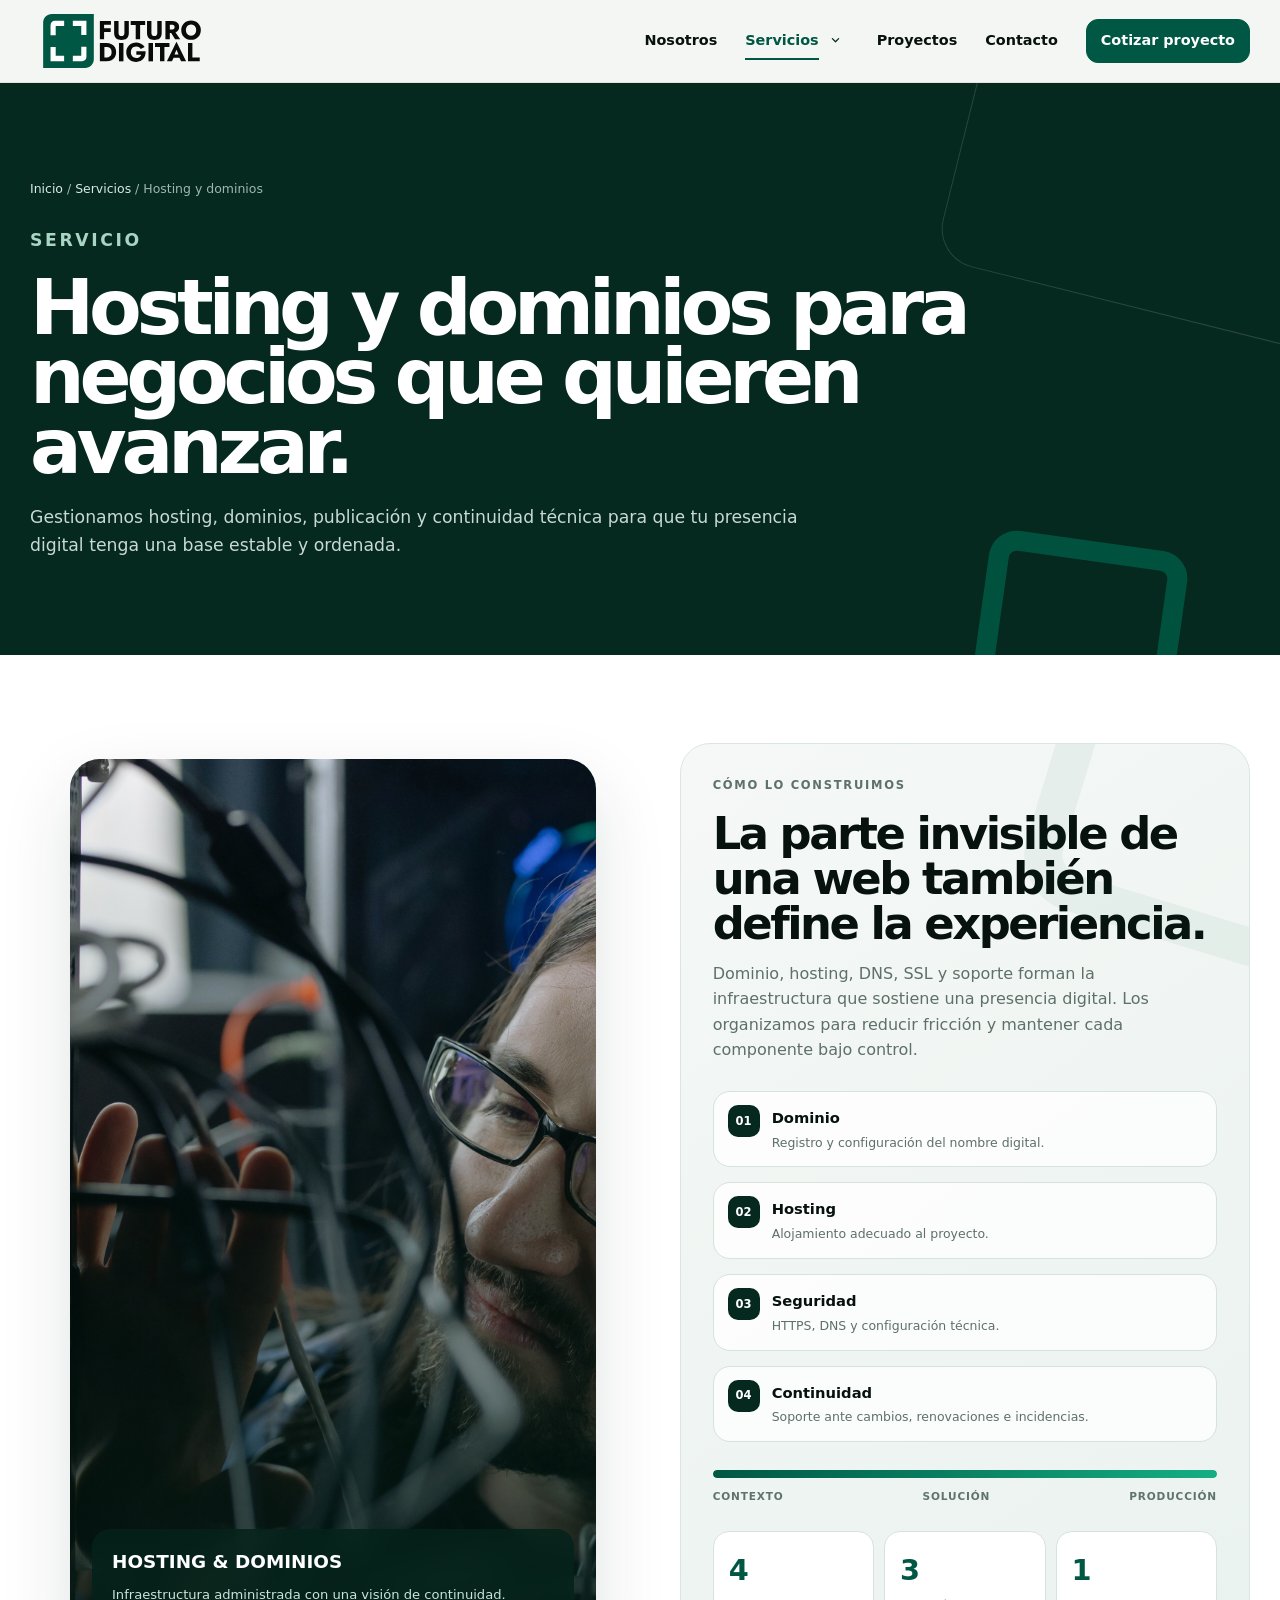
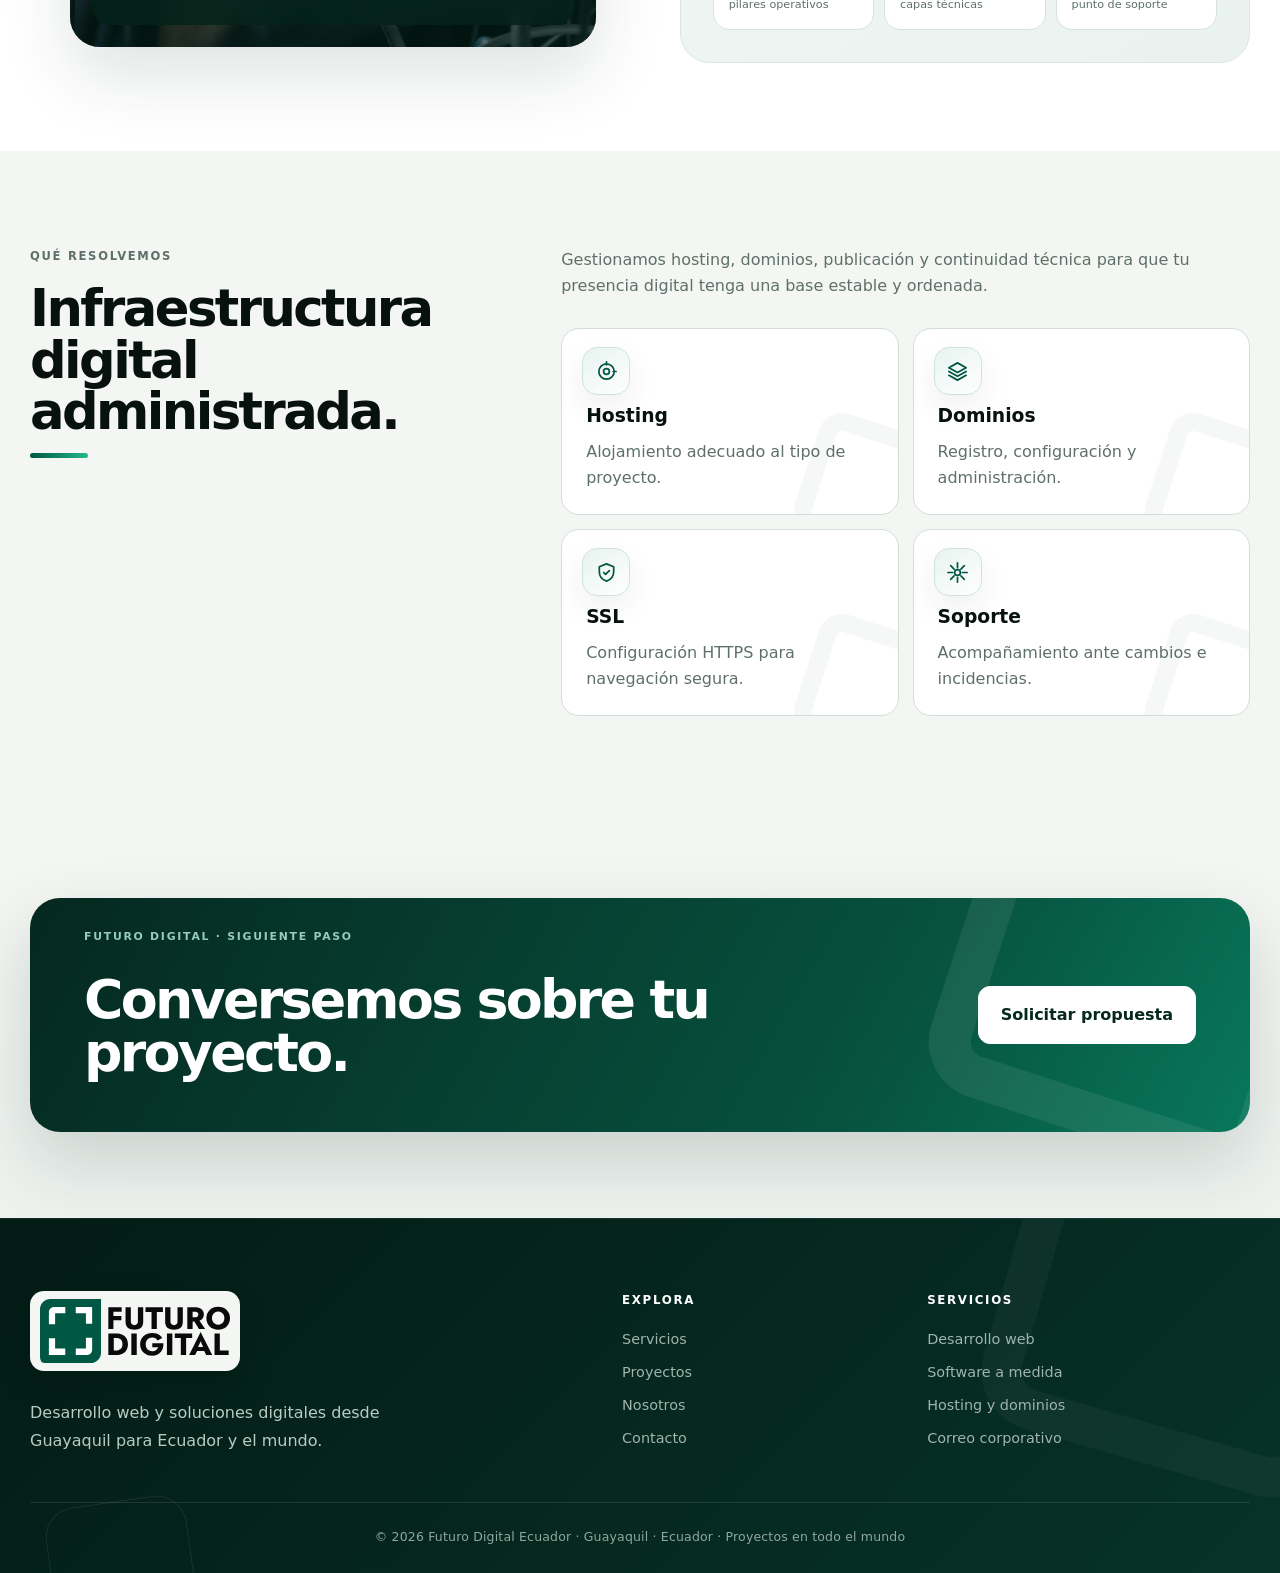
<file: hosting-dominios.html>
<!doctype html><html lang="es-EC"><head><meta charset="utf-8"><meta name="viewport" content="width=device-width,initial-scale=1"><title>Hosting y dominios en Guayaquil y Ecuador | Futuro Digital</title><meta name="description" content="Gestionamos hosting, dominios, publicación y continuidad técnica para que tu presencia digital tenga una base estable y ordenada."><link rel="canonical" href="https://futurodigitalec.com/hosting-dominios.html"><meta name="robots" content="index,follow,max-image-preview:large"><link rel="stylesheet" href="assets/css/styles.css"><link rel="stylesheet" href="assets/css/pages.css"></head><body><header class="site-header"><div class="container nav"><a class="brand" href="index.html"><img alt="Futuro Digital Ecuador" src="assets/img/logo.svg"></a><button class="menu" type="button" aria-expanded="false">Menú</button><nav class="links"><a href="servicios.html">Servicios</a><a href="proyectos.html">Proyectos</a><a href="nosotros.html">Nosotros</a><a href="contacto.html">Contacto</a><a class="btn small" href="contacto.html">Cotizar proyecto</a></nav></div></header><main><section class="page-hero"><div class="container"><div class="breadcrumbs"><a href="index.html">Inicio</a> / <a href="servicios.html">Servicios</a> / Hosting y dominios</div><p class="eyebrow">SERVICIO</p><h1>Hosting y dominios para negocios que quieren avanzar.</h1><p>Gestionamos hosting, dominios, publicación y continuidad técnica para que tu presencia digital tenga una base estable y ordenada.</p></div></section><section class="content-section"><div class="container content-grid"><div><p class="eyebrow">QUÉ RESOLVEMOS</p><h2>Infraestructura digital administrada.</h2></div><div><p>Gestionamos hosting, dominios, publicación y continuidad técnica para que tu presencia digital tenga una base estable y ordenada.</p><div class="feature-list"><article><h3>Hosting</h3><p>Alojamiento adecuado al tipo de proyecto.</p></article><article><h3>Dominios</h3><p>Registro, configuración y administración.</p></article><article><h3>SSL</h3><p>Configuración HTTPS para navegación segura.</p></article><article><h3>Soporte</h3><p>Acompañamiento ante cambios e incidencias.</p></article></div></div></div></section><section class="cta-band"><div class="container"><h2>Conversemos sobre tu proyecto.</h2><a class="btn secondary" href="contacto.html">Solicitar propuesta</a></div></section></main><footer><div class="container footer-grid"><div class="footer-brand"><img alt="Futuro Digital Ecuador" src="assets/img/logo.svg"><p>Desarrollo web y soluciones digitales desde Guayaquil para Ecuador y el mundo.</p></div><div><strong>Explora</strong><a href="servicios.html">Servicios</a><a href="proyectos.html">Proyectos</a><a href="nosotros.html">Nosotros</a><a href="contacto.html">Contacto</a></div><div><strong>Servicios</strong><a href="desarrollo-web.html">Desarrollo web</a><a href="software-a-medida.html">Software a medida</a><a href="hosting-dominios.html">Hosting y dominios</a><a href="correo-corporativo.html">Correo corporativo</a></div></div><div class="container footer-bottom">© <span id="year"></span> Futuro Digital Ecuador.</div></footer><script src="assets/js/main.js"></script></body></html>
</file>
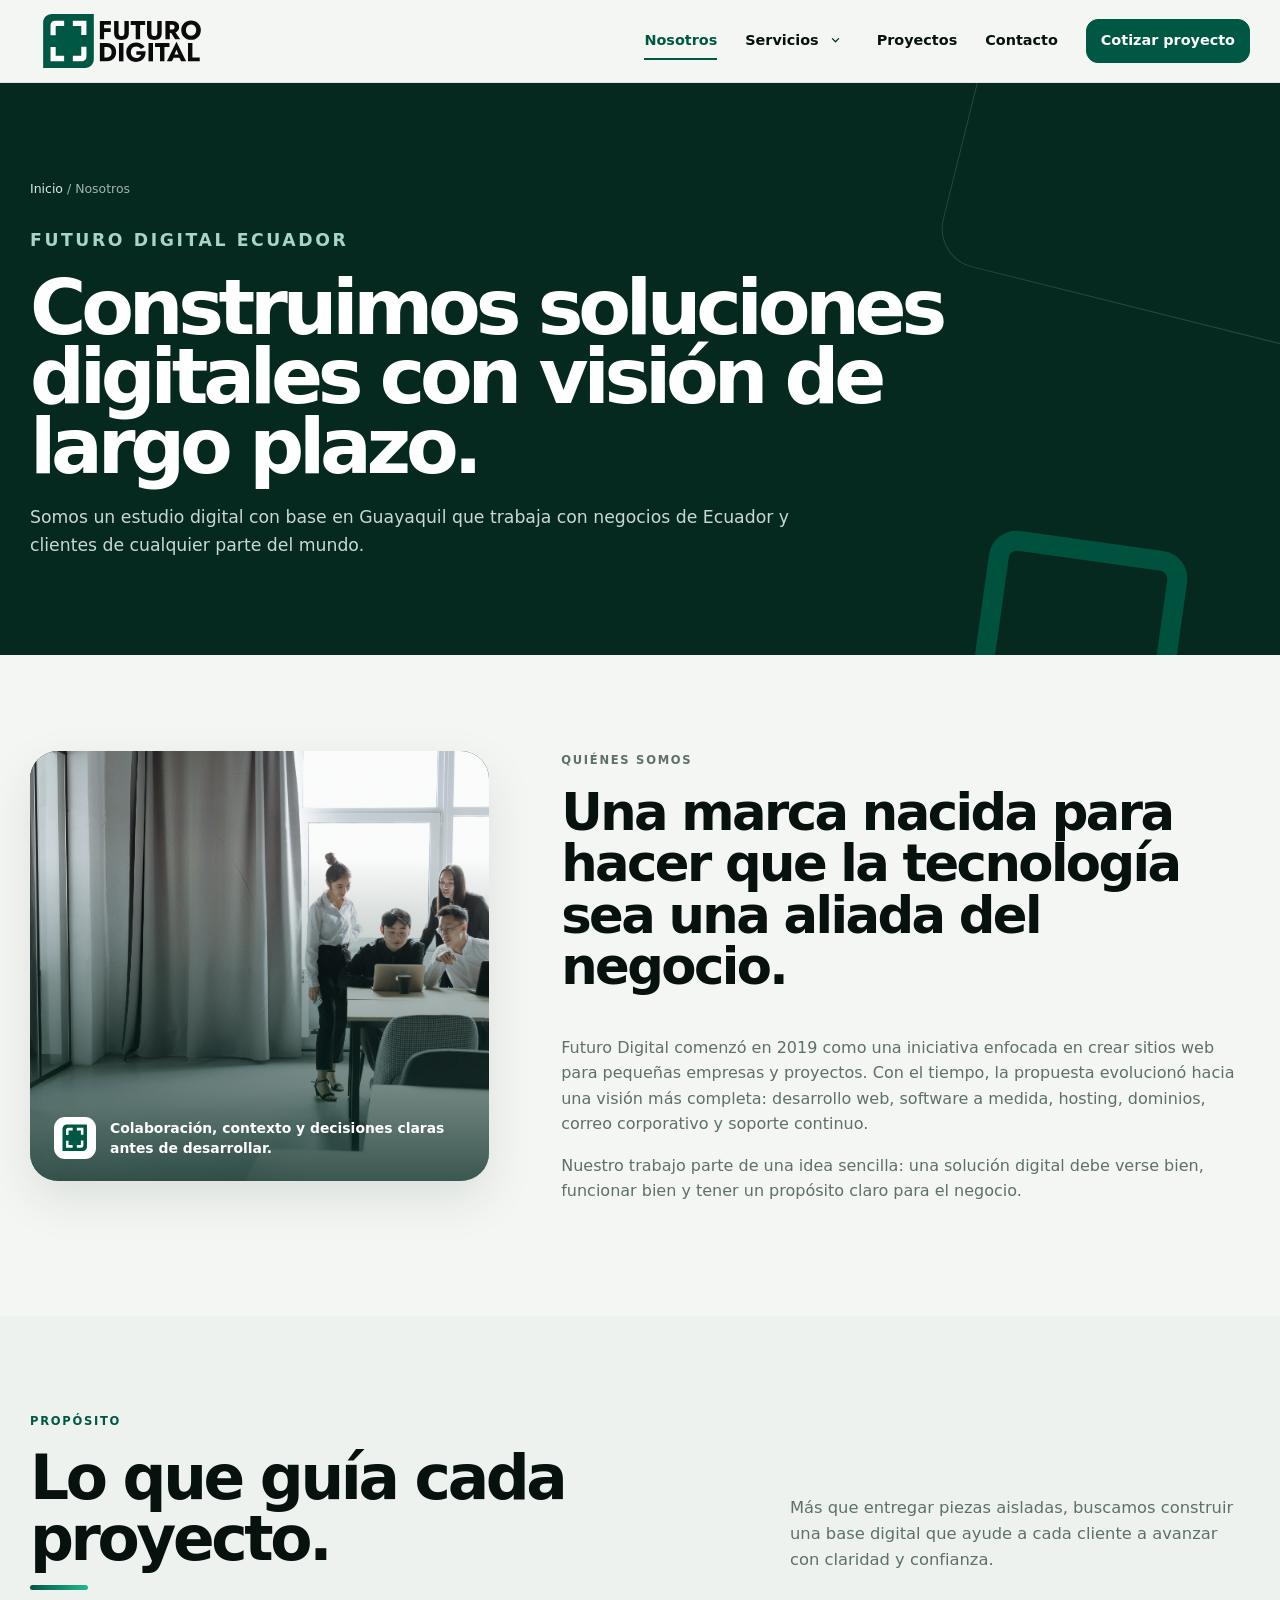
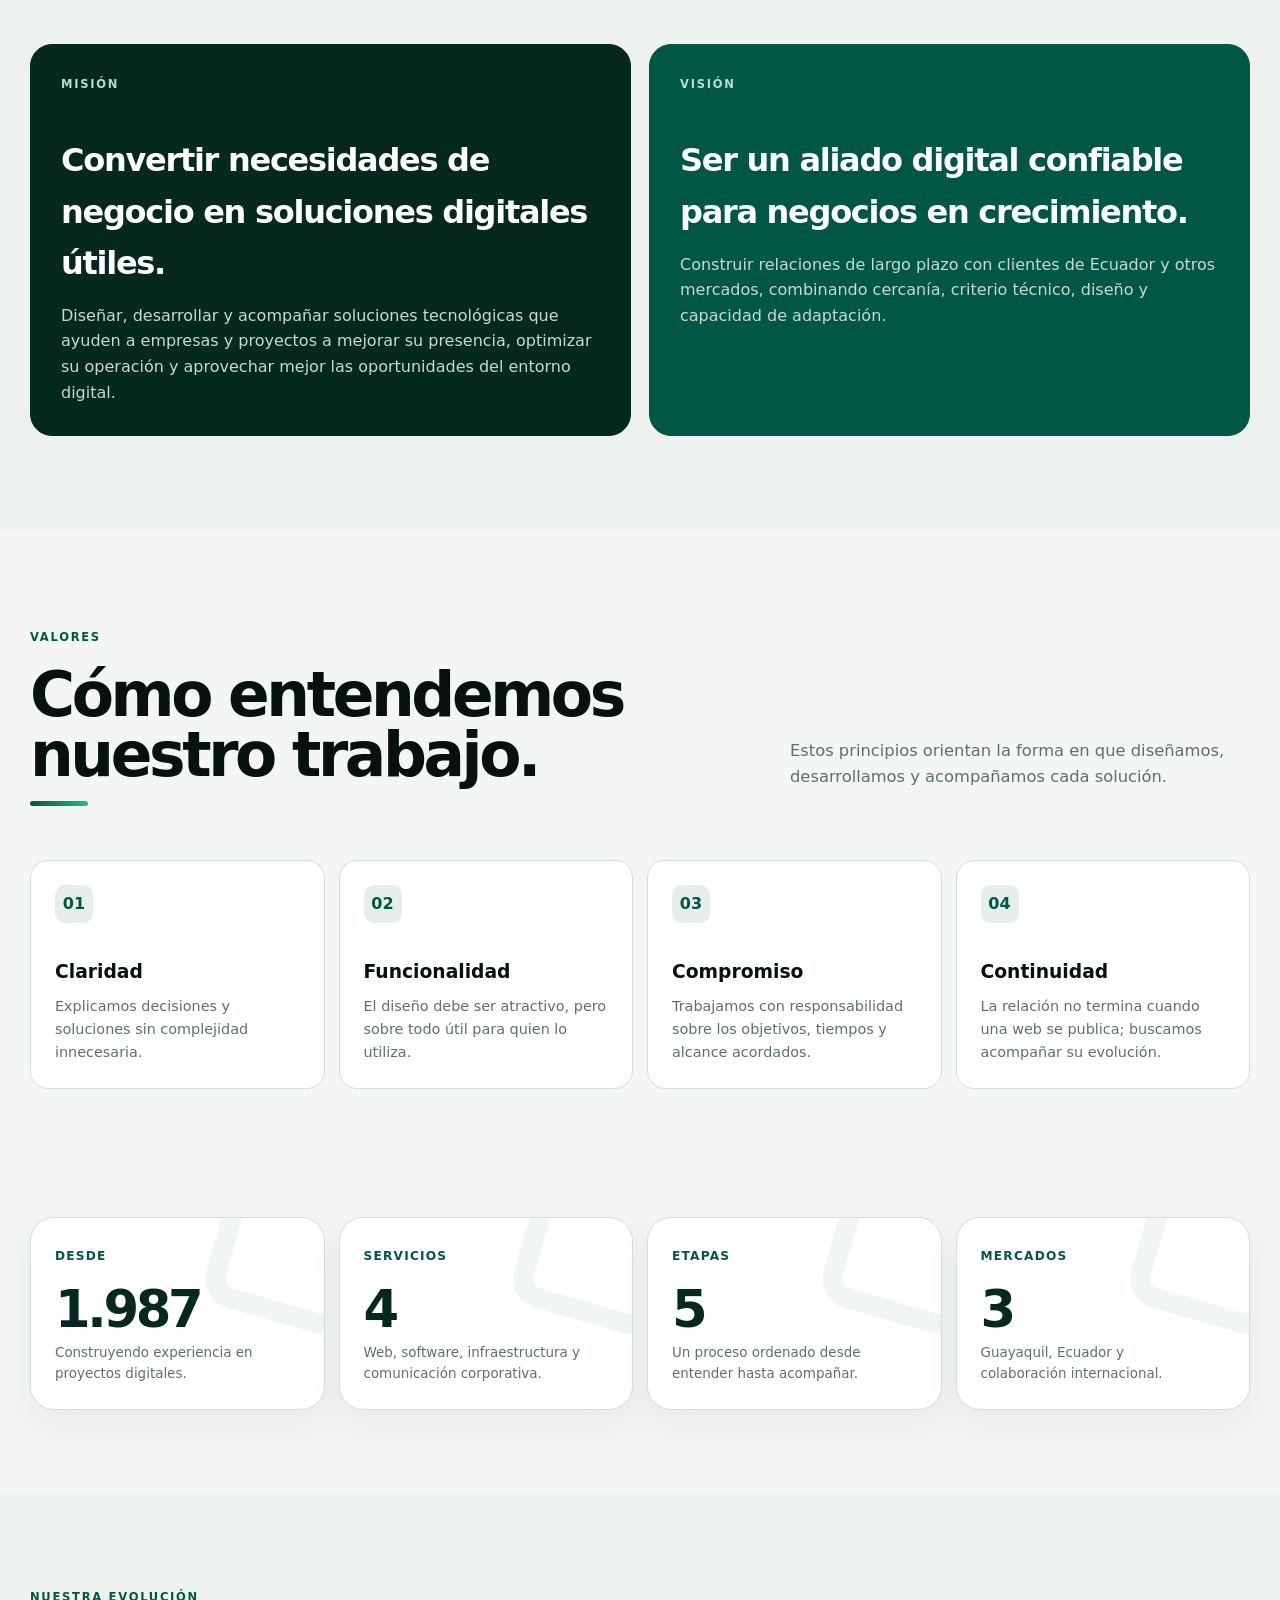
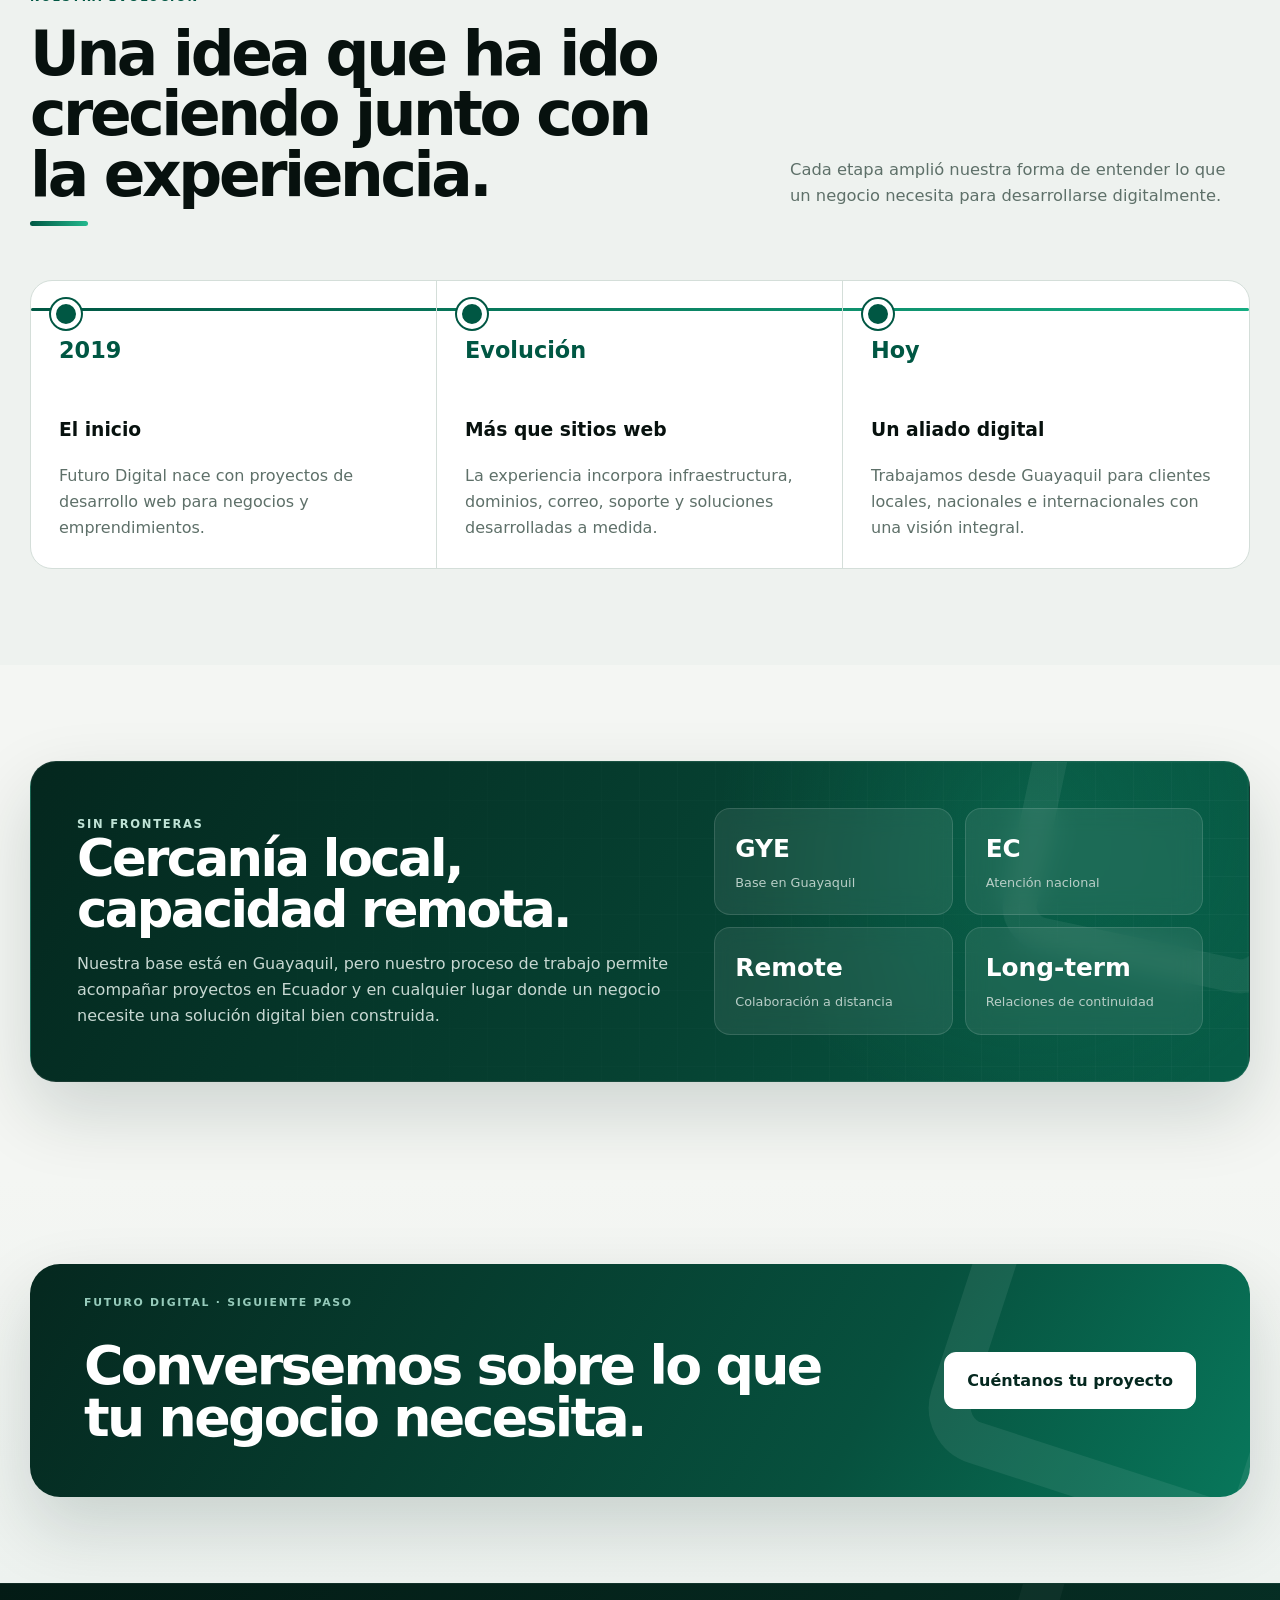
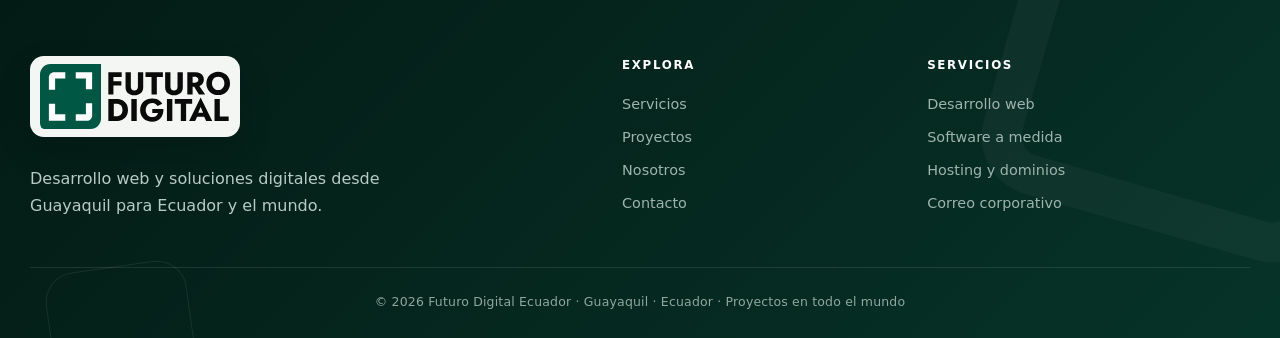
<file: nosotros.html>
<!doctype html><html lang="es-EC"><head><meta charset="utf-8"><meta name="viewport" content="width=device-width,initial-scale=1"><title>Nosotros | Futuro Digital Ecuador</title><meta name="description" content="Conoce Futuro Digital Ecuador, estudio digital nacido en Guayaquil en 2019 y abierto a proyectos de Ecuador y el mundo."><link rel="canonical" href="https://futurodigitalec.com/nosotros.html"><link rel="icon" type="image/svg+xml" href="assets/img/isotipo.svg"><meta name="robots" content="index,follow,max-image-preview:large"><link rel="stylesheet" href="assets/css/styles.css"><link rel="stylesheet" href="assets/css/pages.css"></head><body><header class="site-header"><div class="container nav"><a class="brand" href="index.html"><img alt="Futuro Digital Ecuador" src="assets/img/logo.svg"></a><button class="menu" type="button" aria-expanded="false">Menú</button><nav class="links"><a href="servicios.html">Servicios</a><a href="proyectos.html">Proyectos</a><a href="nosotros.html">Nosotros</a><a href="contacto.html">Contacto</a><a class="btn small" href="contacto.html">Cotizar proyecto</a></nav></div></header><main><section class="page-hero"><div class="container"><div class="breadcrumbs"><a href="index.html">Inicio</a> / Nosotros</div><p class="eyebrow">FUTURO DIGITAL ECUADOR</p><h1>Construimos soluciones digitales con visión de largo plazo.</h1><p>Somos un estudio digital con base en Guayaquil que trabaja con negocios de Ecuador y clientes de cualquier parte del mundo.</p></div></section><section class="content-section"><div class="container content-grid"><figure class="brand-photo"><img src="assets/img/people/about-team.jpg" alt="Profesionales colaborando alrededor de una solución digital" referrerpolicy="no-referrer"><figcaption><img src="assets/img/isotipo.svg" alt=""><span>Colaboración, contexto y decisiones claras antes de desarrollar.</span></figcaption></figure><div><p class="eyebrow">QUIÉNES SOMOS</p><h2>Una marca nacida para hacer que la tecnología sea una aliada del negocio.</h2><p>Futuro Digital comenzó en 2019 como una iniciativa enfocada en crear sitios web para pequeñas empresas y proyectos. Con el tiempo, la propuesta evolucionó hacia una visión más completa: desarrollo web, software a medida, hosting, dominios, correo corporativo y soporte continuo.</p><p>Nuestro trabajo parte de una idea sencilla: una solución digital debe verse bien, funcionar bien y tener un propósito claro para el negocio.</p></div></div></section><section class="content-section soft"><div class="container"><div class="section-head"><div><p class="eyebrow">PROPÓSITO</p><h2>Lo que guía cada proyecto.</h2></div><p>Más que entregar piezas aisladas, buscamos construir una base digital que ayude a cada cliente a avanzar con claridad y confianza.</p></div><div class="purpose-grid"><article class="purpose-card dark"><p class="eyebrow">MISIÓN</p><h3>Convertir necesidades de negocio en soluciones digitales útiles.</h3><p>Diseñar, desarrollar y acompañar soluciones tecnológicas que ayuden a empresas y proyectos a mejorar su presencia, optimizar su operación y aprovechar mejor las oportunidades del entorno digital.</p></article><article class="purpose-card green"><p class="eyebrow">VISIÓN</p><h3>Ser un aliado digital confiable para negocios en crecimiento.</h3><p>Construir relaciones de largo plazo con clientes de Ecuador y otros mercados, combinando cercanía, criterio técnico, diseño y capacidad de adaptación.</p></article></div></div></section><section class="content-section"><div class="container"><div class="section-head"><div><p class="eyebrow">VALORES</p><h2>Cómo entendemos nuestro trabajo.</h2></div><p>Estos principios orientan la forma en que diseñamos, desarrollamos y acompañamos cada solución.</p></div><div class="values-grid"><article class="value-card"><span>01</span><h3>Claridad</h3><p>Explicamos decisiones y soluciones sin complejidad innecesaria.</p></article><article class="value-card"><span>02</span><h3>Funcionalidad</h3><p>El diseño debe ser atractivo, pero sobre todo útil para quien lo utiliza.</p></article><article class="value-card"><span>03</span><h3>Compromiso</h3><p>Trabajamos con responsabilidad sobre los objetivos, tiempos y alcance acordados.</p></article><article class="value-card"><span>04</span><h3>Continuidad</h3><p>La relación no termina cuando una web se publica; buscamos acompañar su evolución.</p></article></div></div></section><section class="content-section soft"><div class="container"><div class="section-head"><div><p class="eyebrow">NUESTRA EVOLUCIÓN</p><h2>Una idea que ha ido creciendo junto con la experiencia.</h2></div><p>Cada etapa amplió nuestra forma de entender lo que un negocio necesita para desarrollarse digitalmente.</p></div><div class="journey"><article><strong>2019</strong><h3>El inicio</h3><p>Futuro Digital nace con proyectos de desarrollo web para negocios y emprendimientos.</p></article><article><strong>Evolución</strong><h3>Más que sitios web</h3><p>La experiencia incorpora infraestructura, dominios, correo, soporte y soluciones desarrolladas a medida.</p></article><article><strong>Hoy</strong><h3>Un aliado digital</h3><p>Trabajamos desde Guayaquil para clientes locales, nacionales e internacionales con una visión integral.</p></article></div></div></section><section class="content-section"><div class="container"><div class="visual-band"><div><p class="eyebrow light">SIN FRONTERAS</p><h2>Cercanía local, capacidad remota.</h2><p>Nuestra base está en Guayaquil, pero nuestro proceso de trabajo permite acompañar proyectos en Ecuador y en cualquier lugar donde un negocio necesite una solución digital bien construida.</p></div><div class="visual-stats"><div><strong>GYE</strong><span>Base en Guayaquil</span></div><div><strong>EC</strong><span>Atención nacional</span></div><div><strong>Remote</strong><span>Colaboración a distancia</span></div><div><strong>Long-term</strong><span>Relaciones de continuidad</span></div></div></div></div></section><section class="cta-band"><div class="container"><h2>Conversemos sobre lo que tu negocio necesita.</h2><a class="btn secondary" href="contacto.html">Cuéntanos tu proyecto</a></div></section></main><footer><div class="container footer-grid"><div class="footer-brand"><img alt="Futuro Digital Ecuador" src="assets/img/logo.svg"><p>Desarrollo web y soluciones digitales desde Guayaquil para Ecuador y el mundo.</p></div><div><strong>Explora</strong><a href="servicios.html">Servicios</a><a href="proyectos.html">Proyectos</a><a href="nosotros.html">Nosotros</a><a href="contacto.html">Contacto</a></div><div><strong>Servicios</strong><a href="desarrollo-web.html">Desarrollo web</a><a href="software-a-medida.html">Software a medida</a><a href="hosting-dominios.html">Hosting y dominios</a><a href="correo-corporativo.html">Correo corporativo</a></div></div><div class="container footer-bottom">© <span id="year"></span> Futuro Digital Ecuador.</div></footer><script src="assets/js/main.js"></script></body></html>
</file>
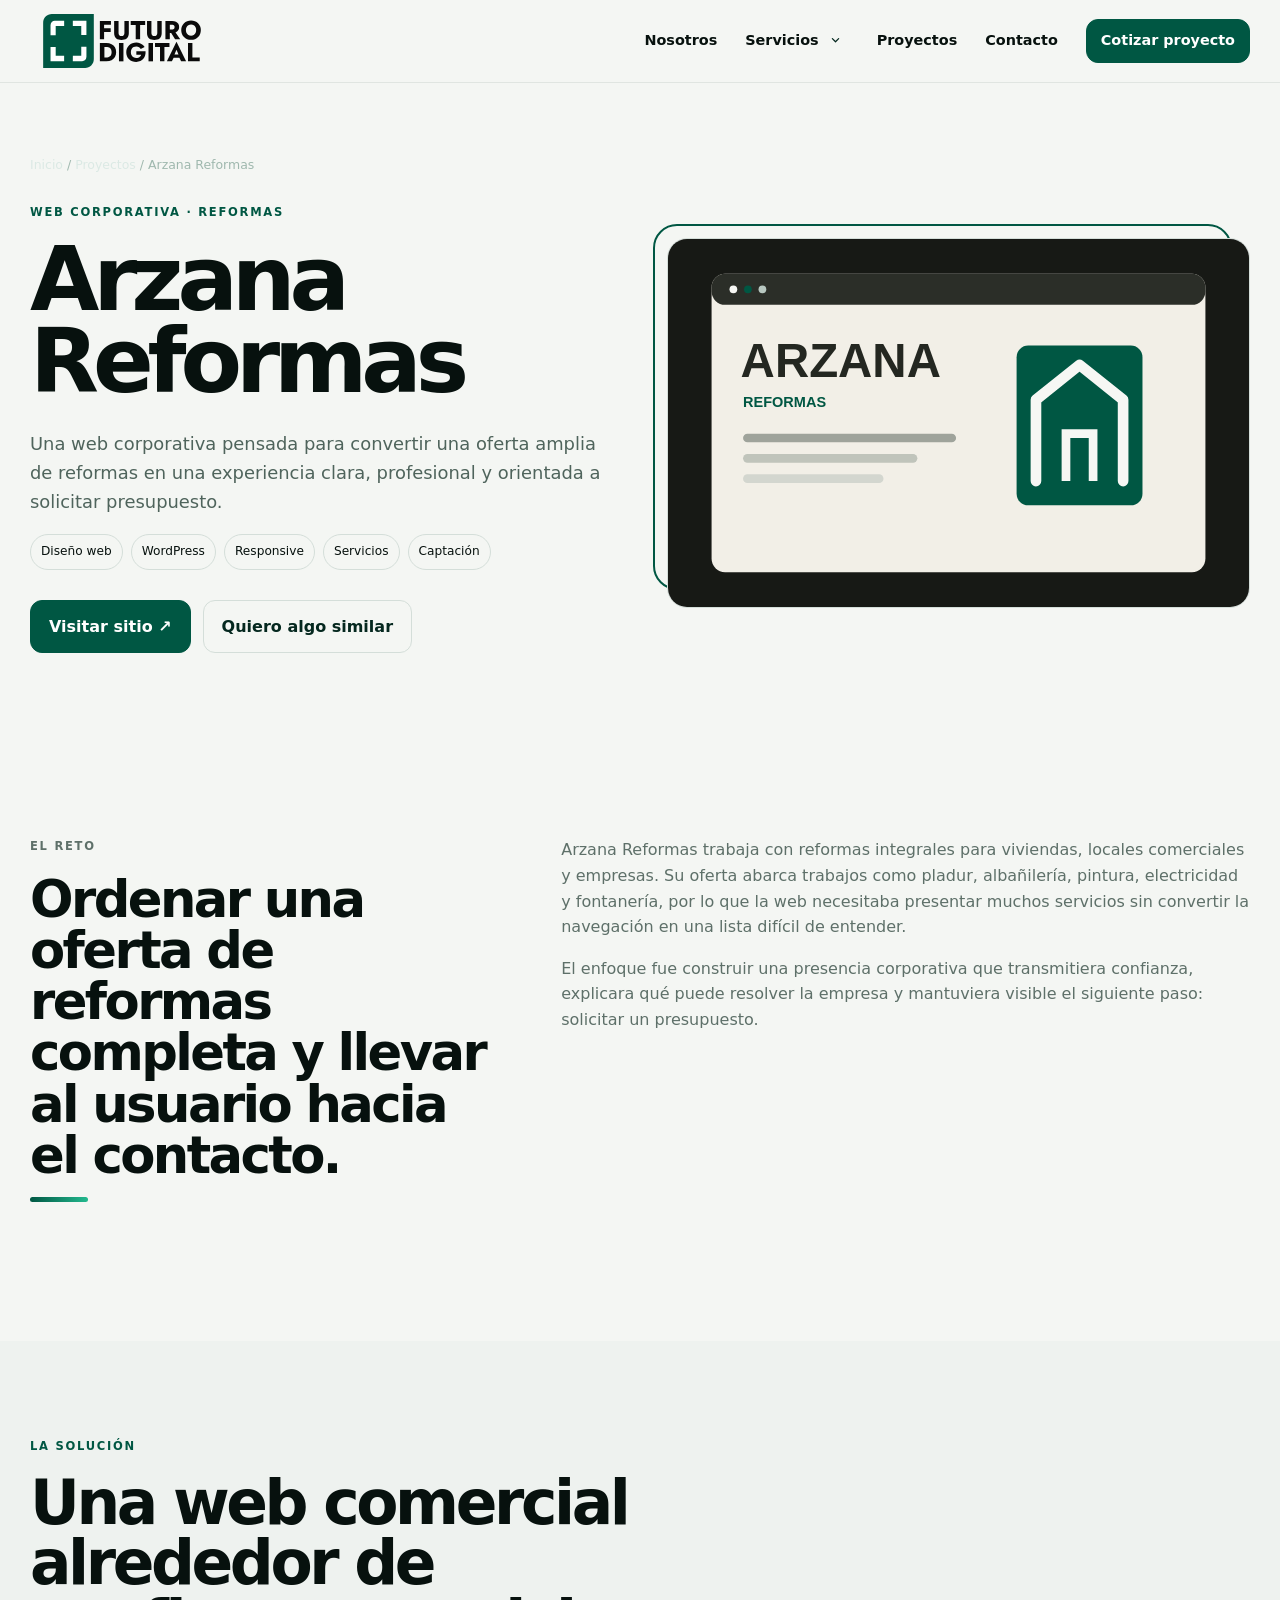
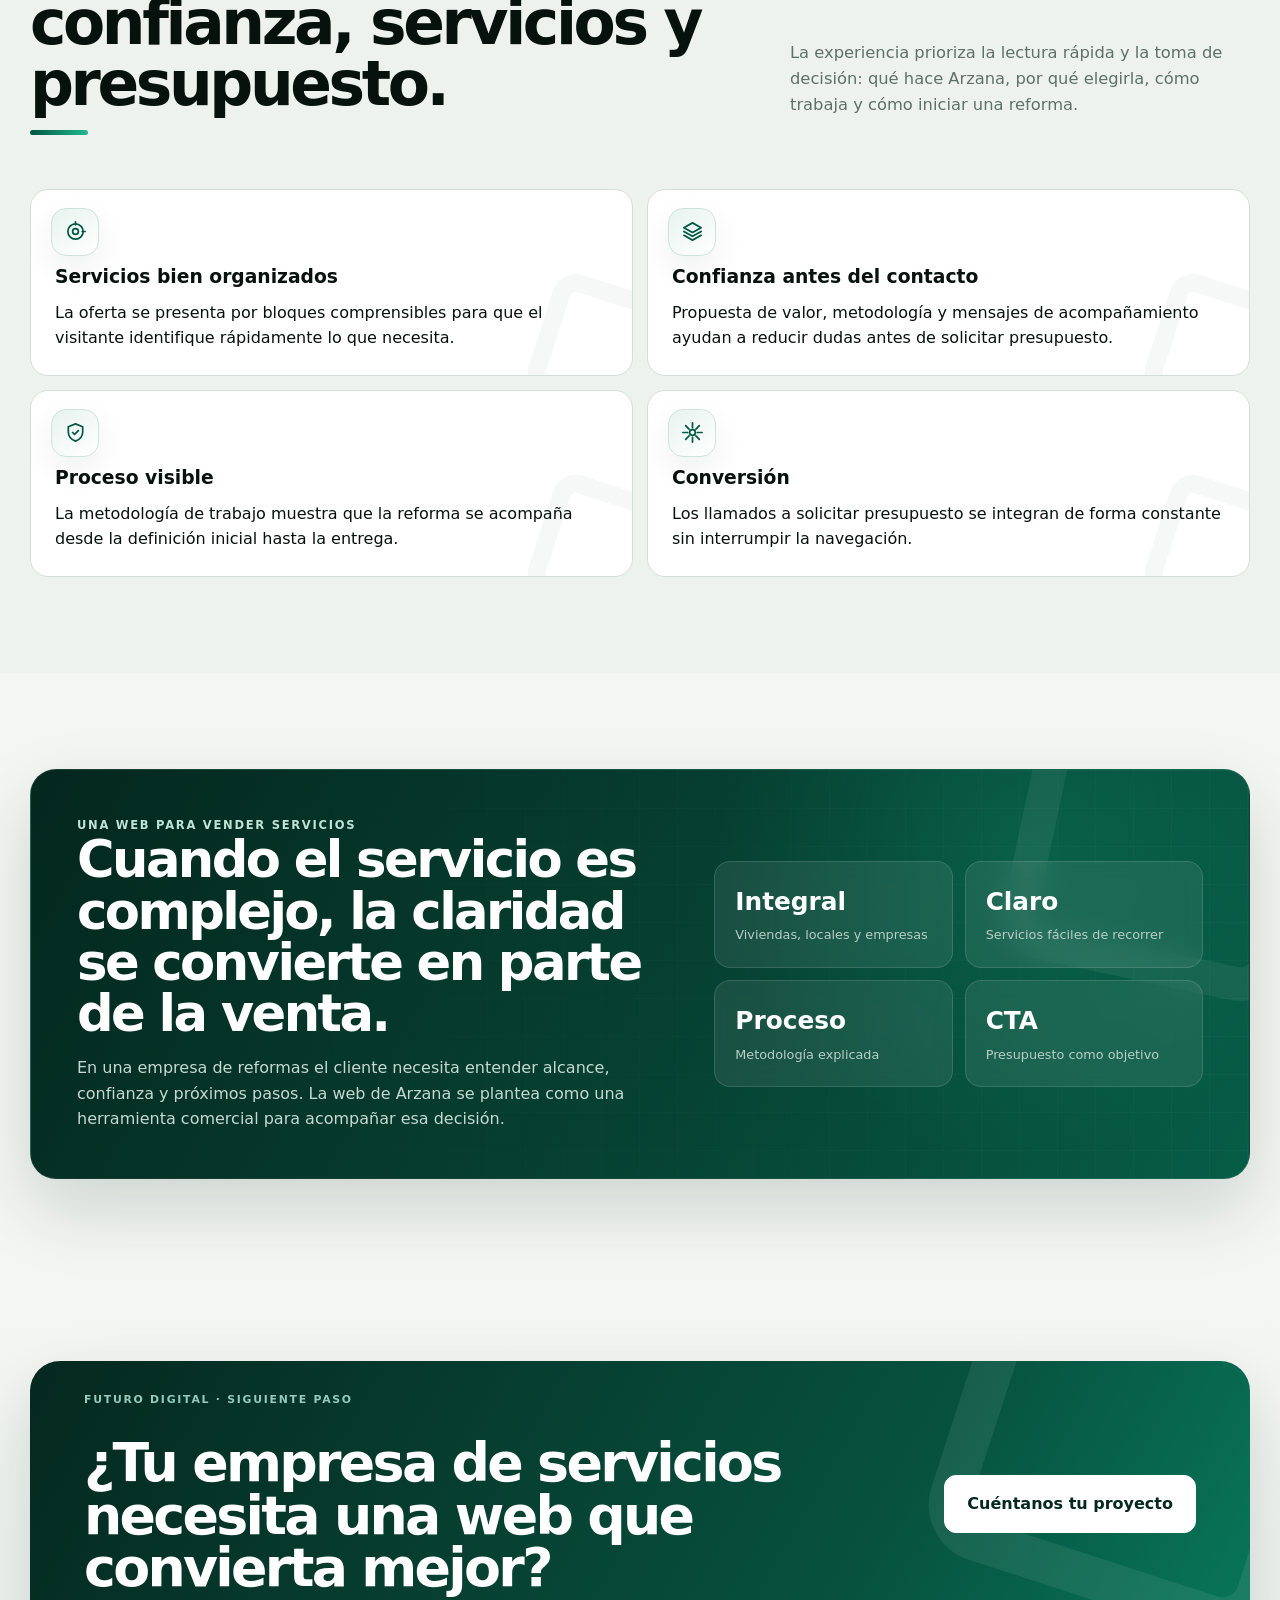
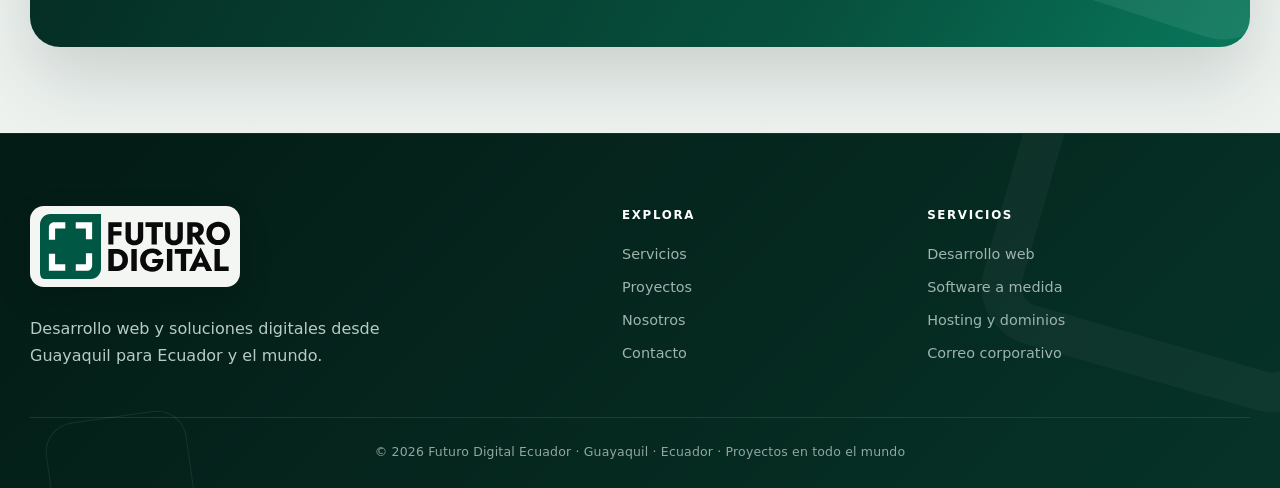
<file: proyecto-arzana-reformas.html>
<!doctype html><html lang="es-EC"><head><meta charset="utf-8"><meta name="viewport" content="width=device-width,initial-scale=1"><title>Arzana Reformas | Proyecto Futuro Digital</title><meta name="description" content="Caso de desarrollo web para Arzana Reformas, empresa de reformas integrales para viviendas, locales y empresas en Cornellà de Llobregat."><link rel="canonical" href="https://futurodigitalec.com/proyecto-arzana-reformas.html"><link rel="icon" type="image/svg+xml" href="assets/img/isotipo.svg"><meta name="robots" content="index,follow,max-image-preview:large"><link rel="stylesheet" href="assets/css/styles.css"><link rel="stylesheet" href="assets/css/pages.css"></head><body><header class="site-header"><div class="container nav"><a class="brand" href="index.html"><img alt="Futuro Digital Ecuador" src="assets/img/logo.svg"></a><button class="menu" type="button" aria-expanded="false">Menú</button><nav class="links"><a href="servicios.html">Servicios</a><a href="proyectos.html">Proyectos</a><a href="nosotros.html">Nosotros</a><a href="contacto.html">Contacto</a><a class="btn small" href="contacto.html">Cotizar proyecto</a></nav></div></header><main><section class="case-hero"><div class="container case-grid"><div><div class="breadcrumbs"><a href="index.html">Inicio</a> / <a href="proyectos.html">Proyectos</a> / Arzana Reformas</div><p class="eyebrow">WEB CORPORATIVA · REFORMAS</p><h1>Arzana Reformas</h1><p class="lead">Una web corporativa pensada para convertir una oferta amplia de reformas en una experiencia clara, profesional y orientada a solicitar presupuesto.</p><div class="case-tags"><span>Diseño web</span><span>WordPress</span><span>Responsive</span><span>Servicios</span><span>Captación</span></div><div class="actions"><a class="btn" href="https://arzanareformas.com/" target="_blank" rel="noopener noreferrer">Visitar sitio ↗</a><a class="btn secondary" href="contacto.html">Quiero algo similar</a></div></div><div class="case-media"><img src="assets/img/projects/arzana.svg" alt="Presentación visual del proyecto Arzana Reformas"></div></div></section><section class="content-section"><div class="container content-grid"><div><p class="eyebrow">EL RETO</p><h2>Ordenar una oferta de reformas completa y llevar al usuario hacia el contacto.</h2></div><div><p>Arzana Reformas trabaja con reformas integrales para viviendas, locales comerciales y empresas. Su oferta abarca trabajos como pladur, albañilería, pintura, electricidad y fontanería, por lo que la web necesitaba presentar muchos servicios sin convertir la navegación en una lista difícil de entender.</p><p>El enfoque fue construir una presencia corporativa que transmitiera confianza, explicara qué puede resolver la empresa y mantuviera visible el siguiente paso: solicitar un presupuesto.</p></div></div></section><section class="content-section soft"><div class="container"><div class="section-head"><div><p class="eyebrow">LA SOLUCIÓN</p><h2>Una web comercial alrededor de confianza, servicios y presupuesto.</h2></div><p>La experiencia prioriza la lectura rápida y la toma de decisión: qué hace Arzana, por qué elegirla, cómo trabaja y cómo iniciar una reforma.</p></div><div class="feature-list"><article><h3>Servicios bien organizados</h3><p>La oferta se presenta por bloques comprensibles para que el visitante identifique rápidamente lo que necesita.</p></article><article><h3>Confianza antes del contacto</h3><p>Propuesta de valor, metodología y mensajes de acompañamiento ayudan a reducir dudas antes de solicitar presupuesto.</p></article><article><h3>Proceso visible</h3><p>La metodología de trabajo muestra que la reforma se acompaña desde la definición inicial hasta la entrega.</p></article><article><h3>Conversión</h3><p>Los llamados a solicitar presupuesto se integran de forma constante sin interrumpir la navegación.</p></article></div></div></section><section class="content-section"><div class="container"><div class="visual-band"><div><p class="eyebrow light">UNA WEB PARA VENDER SERVICIOS</p><h2>Cuando el servicio es complejo, la claridad se convierte en parte de la venta.</h2><p>En una empresa de reformas el cliente necesita entender alcance, confianza y próximos pasos. La web de Arzana se plantea como una herramienta comercial para acompañar esa decisión.</p></div><div class="visual-stats"><div><strong>Integral</strong><span>Viviendas, locales y empresas</span></div><div><strong>Claro</strong><span>Servicios fáciles de recorrer</span></div><div><strong>Proceso</strong><span>Metodología explicada</span></div><div><strong>CTA</strong><span>Presupuesto como objetivo</span></div></div></div></div></section><section class="cta-band"><div class="container"><h2>¿Tu empresa de servicios necesita una web que convierta mejor?</h2><a class="btn secondary" href="contacto.html">Cuéntanos tu proyecto</a></div></section></main><footer><div class="container footer-grid"><div class="footer-brand"><img alt="Futuro Digital Ecuador" src="assets/img/logo.svg"><p>Desarrollo web y soluciones digitales desde Guayaquil para Ecuador y el mundo.</p></div><div><strong>Explora</strong><a href="servicios.html">Servicios</a><a href="proyectos.html">Proyectos</a><a href="nosotros.html">Nosotros</a><a href="contacto.html">Contacto</a></div><div><strong>Servicios</strong><a href="desarrollo-web.html">Desarrollo web</a><a href="software-a-medida.html">Software a medida</a><a href="hosting-dominios.html">Hosting y dominios</a><a href="correo-corporativo.html">Correo corporativo</a></div></div><div class="container footer-bottom">© <span id="year"></span> Futuro Digital Ecuador.</div></footer><script src="assets/js/main.js"></script></body></html>
</file>
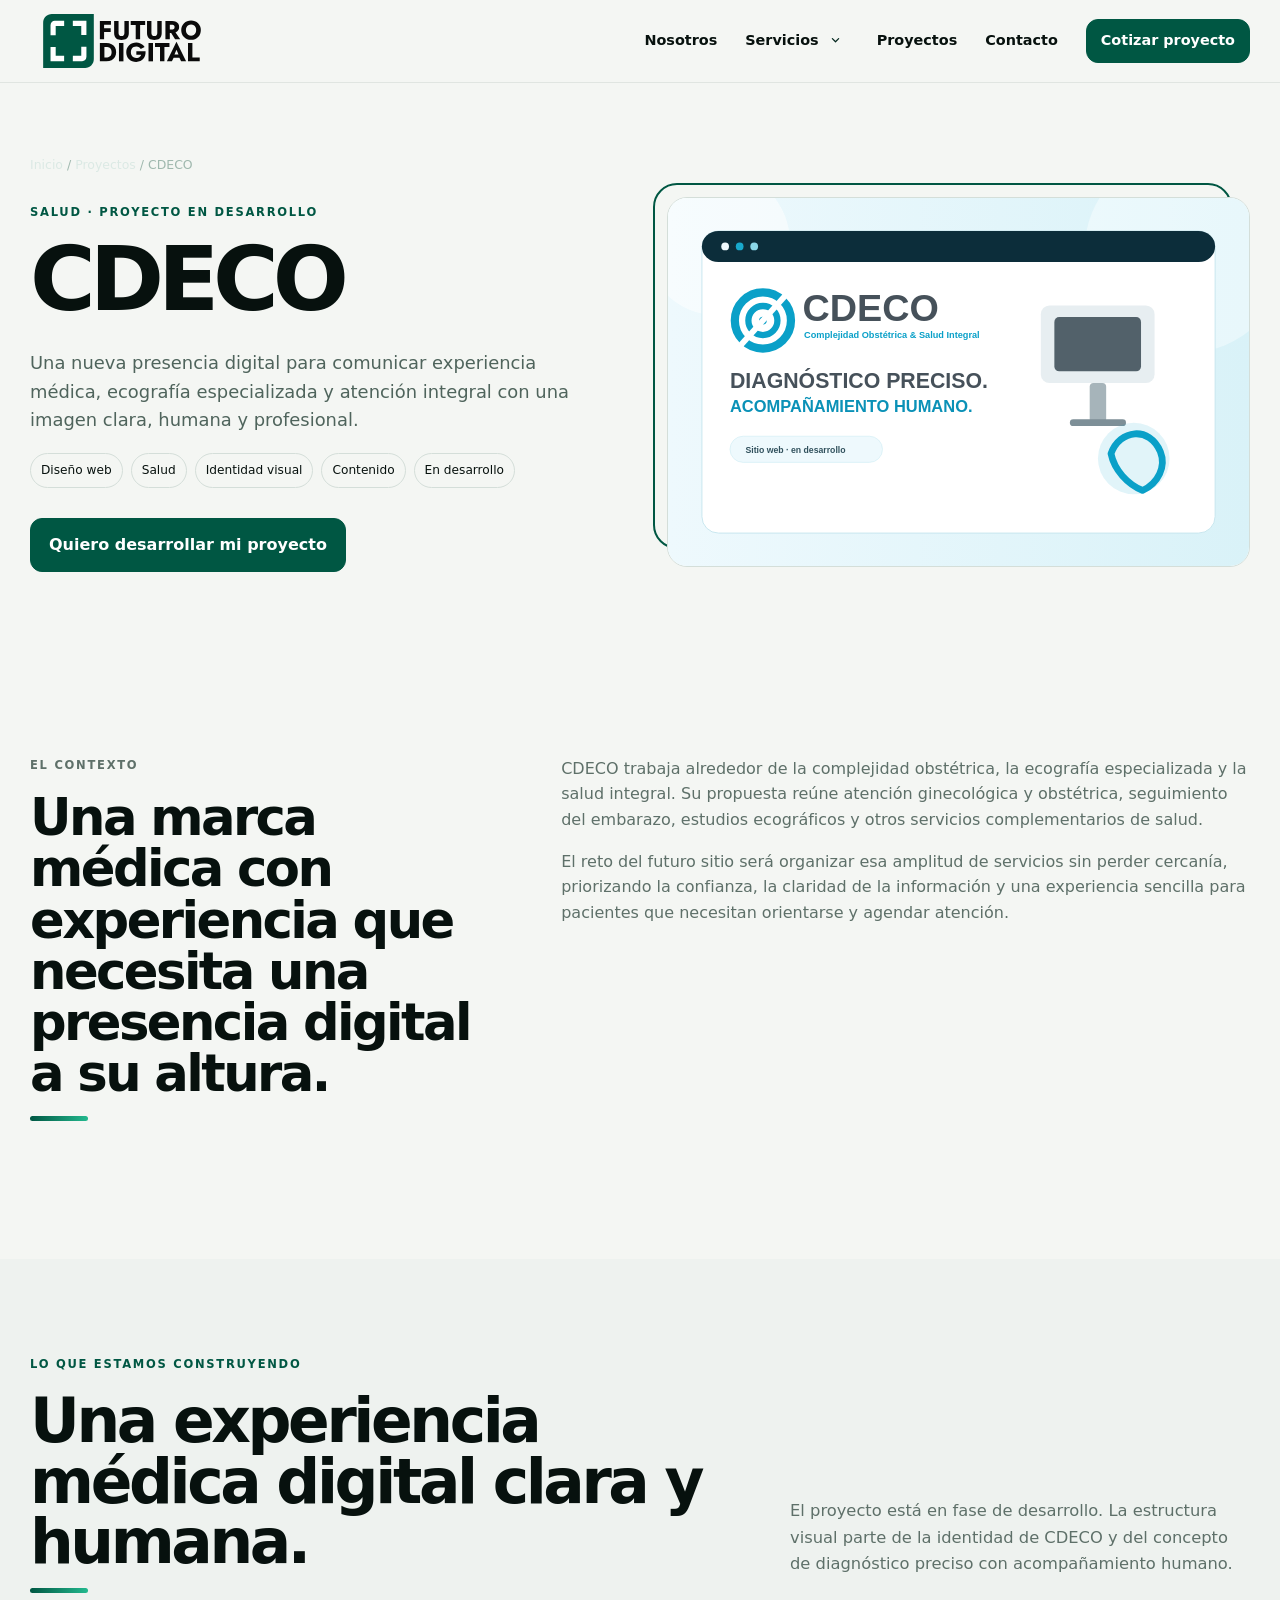
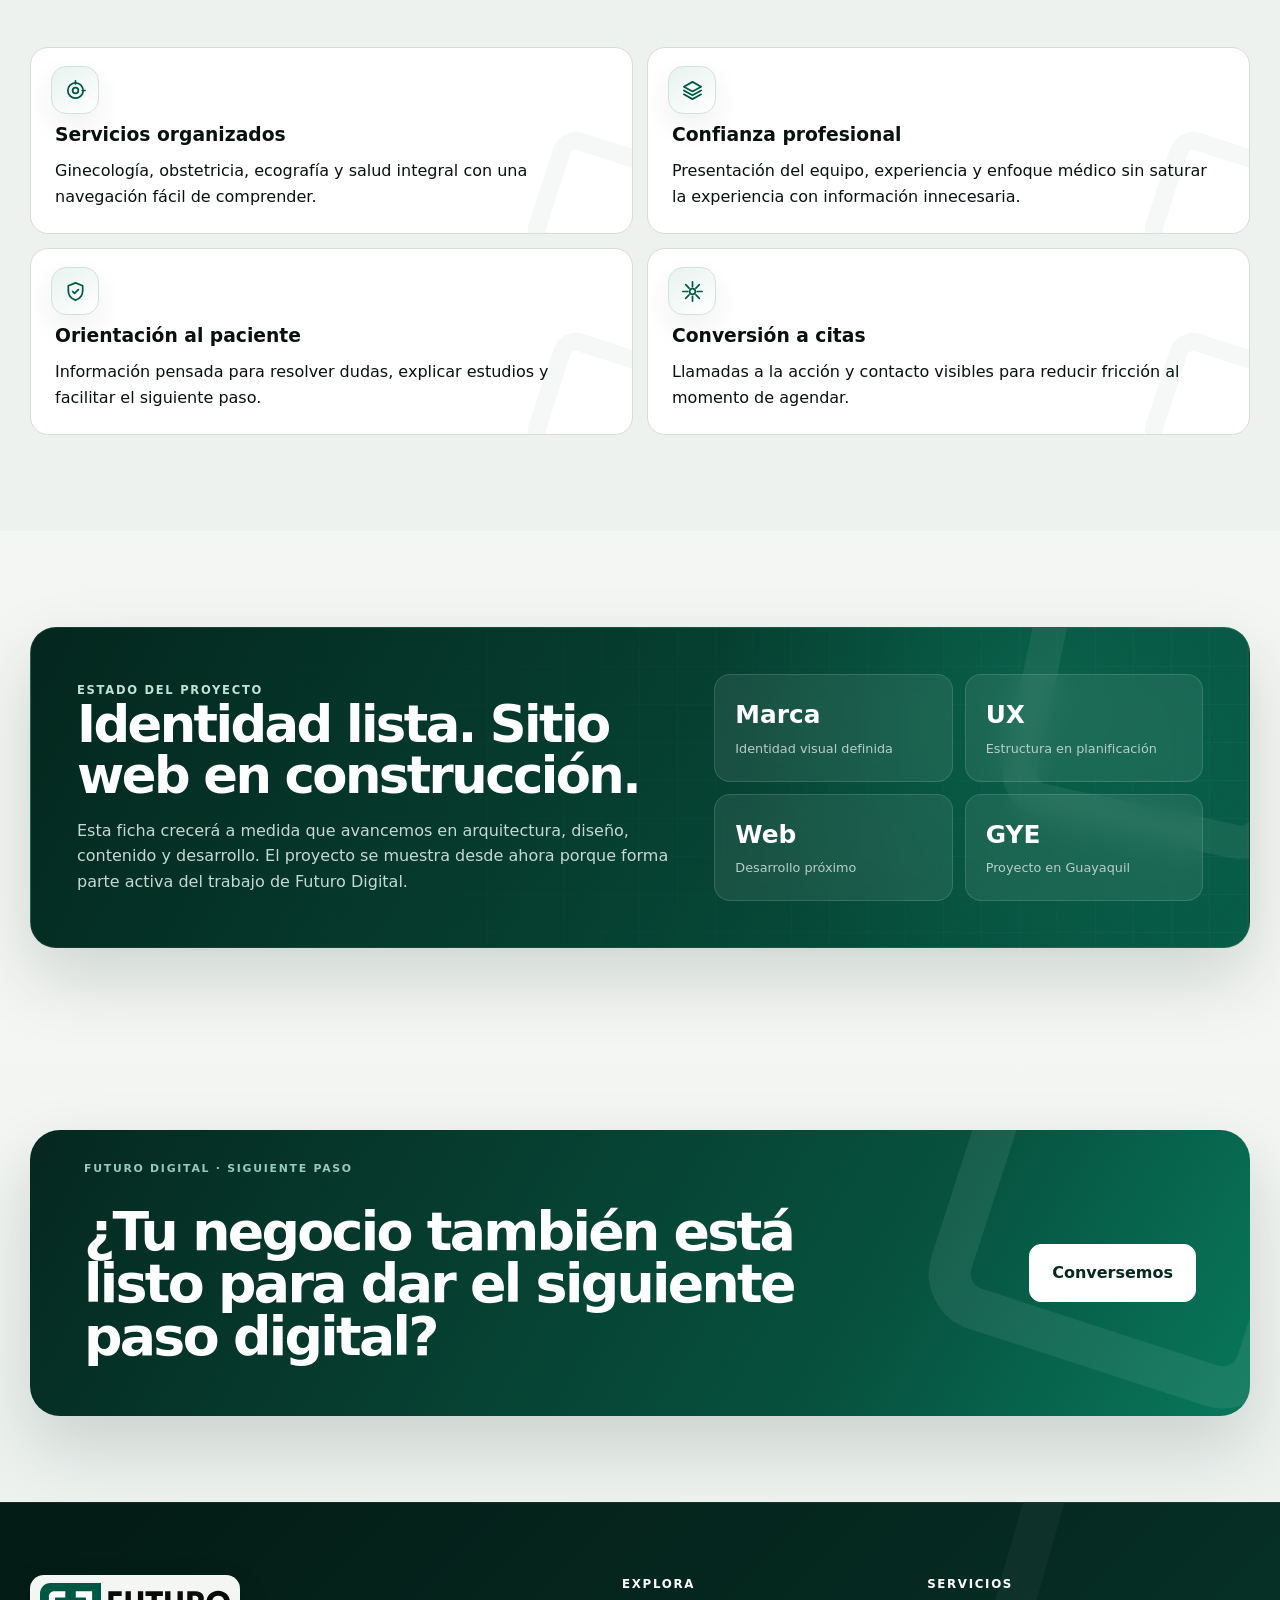
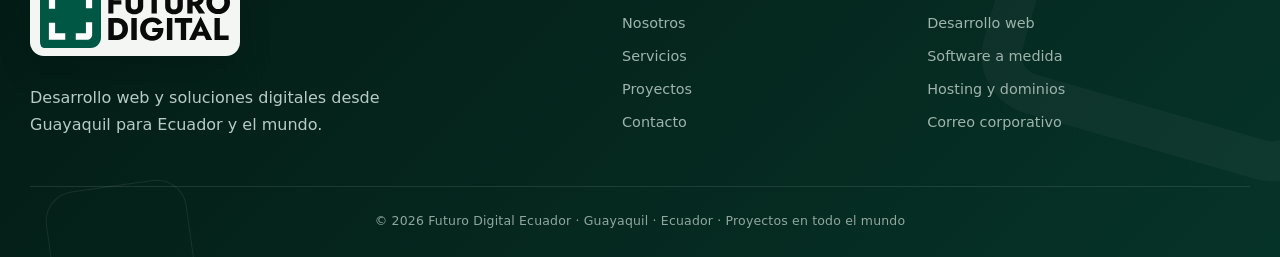
<file: proyecto-cdeco.html>
<!doctype html><html lang="es-EC"><head><meta charset="utf-8"><meta name="viewport" content="width=device-width,initial-scale=1"><title>CDECO | Proyecto web en desarrollo | Futuro Digital Ecuador</title><meta name="description" content="Proyecto web en desarrollo para CDECO, consultorio de complejidad obstétrica, ecografía especializada y salud integral en Guayaquil."><link rel="canonical" href="https://futurodigitalec.com/proyecto-cdeco.html"><link rel="icon" type="image/svg+xml" href="assets/img/isotipo.svg"><meta name="robots" content="index,follow,max-image-preview:large"><link rel="stylesheet" href="assets/css/styles.css"><link rel="stylesheet" href="assets/css/pages.css"></head><body><header class="site-header"><div class="container nav"><a class="brand" href="index.html"><img alt="Futuro Digital Ecuador" src="assets/img/logo.svg"></a><button class="menu" type="button" aria-expanded="false">Menú</button><nav class="links"><a href="nosotros.html">Nosotros</a><a href="servicios.html">Servicios</a><a href="proyectos.html">Proyectos</a><a href="contacto.html">Contacto</a><a class="btn small" href="contacto.html">Cotizar proyecto</a></nav></div></header><main><section class="case-hero"><div class="container case-grid"><div><div class="breadcrumbs"><a href="index.html">Inicio</a> / <a href="proyectos.html">Proyectos</a> / CDECO</div><p class="eyebrow">SALUD · PROYECTO EN DESARROLLO</p><h1>CDECO</h1><p class="lead">Una nueva presencia digital para comunicar experiencia médica, ecografía especializada y atención integral con una imagen clara, humana y profesional.</p><div class="case-tags"><span>Diseño web</span><span>Salud</span><span>Identidad visual</span><span>Contenido</span><span>En desarrollo</span></div><div class="actions"><a class="btn" href="contacto.html">Quiero desarrollar mi proyecto</a></div></div><div class="case-media"><img src="assets/img/projects/cdeco.svg" alt="Concepto visual del proyecto web CDECO"></div></div></section><section class="content-section"><div class="container content-grid"><div><p class="eyebrow">EL CONTEXTO</p><h2>Una marca médica con experiencia que necesita una presencia digital a su altura.</h2></div><div><p>CDECO trabaja alrededor de la complejidad obstétrica, la ecografía especializada y la salud integral. Su propuesta reúne atención ginecológica y obstétrica, seguimiento del embarazo, estudios ecográficos y otros servicios complementarios de salud.</p><p>El reto del futuro sitio será organizar esa amplitud de servicios sin perder cercanía, priorizando la confianza, la claridad de la información y una experiencia sencilla para pacientes que necesitan orientarse y agendar atención.</p></div></div></section><section class="content-section soft"><div class="container"><div class="section-head"><div><p class="eyebrow">LO QUE ESTAMOS CONSTRUYENDO</p><h2>Una experiencia médica digital clara y humana.</h2></div><p>El proyecto está en fase de desarrollo. La estructura visual parte de la identidad de CDECO y del concepto de diagnóstico preciso con acompañamiento humano.</p></div><div class="feature-list"><article><h3>Servicios organizados</h3><p>Ginecología, obstetricia, ecografía y salud integral con una navegación fácil de comprender.</p></article><article><h3>Confianza profesional</h3><p>Presentación del equipo, experiencia y enfoque médico sin saturar la experiencia con información innecesaria.</p></article><article><h3>Orientación al paciente</h3><p>Información pensada para resolver dudas, explicar estudios y facilitar el siguiente paso.</p></article><article><h3>Conversión a citas</h3><p>Llamadas a la acción y contacto visibles para reducir fricción al momento de agendar.</p></article></div></div></section><section class="content-section"><div class="container"><div class="visual-band"><div><p class="eyebrow light">ESTADO DEL PROYECTO</p><h2>Identidad lista. Sitio web en construcción.</h2><p>Esta ficha crecerá a medida que avancemos en arquitectura, diseño, contenido y desarrollo. El proyecto se muestra desde ahora porque forma parte activa del trabajo de Futuro Digital.</p></div><div class="visual-stats"><div><strong>Marca</strong><span>Identidad visual definida</span></div><div><strong>UX</strong><span>Estructura en planificación</span></div><div><strong>Web</strong><span>Desarrollo próximo</span></div><div><strong>GYE</strong><span>Proyecto en Guayaquil</span></div></div></div></div></section><section class="cta-band"><div class="container"><h2>¿Tu negocio también está listo para dar el siguiente paso digital?</h2><a class="btn secondary" href="contacto.html">Conversemos</a></div></section></main><footer><div class="container footer-grid"><div class="footer-brand"><img alt="Futuro Digital Ecuador" src="assets/img/logo.svg"><p>Desarrollo web y soluciones digitales desde Guayaquil para Ecuador y el mundo.</p></div><div><strong>Explora</strong><a href="nosotros.html">Nosotros</a><a href="servicios.html">Servicios</a><a href="proyectos.html">Proyectos</a><a href="contacto.html">Contacto</a></div><div><strong>Servicios</strong><a href="desarrollo-web.html">Desarrollo web</a><a href="software-a-medida.html">Software a medida</a><a href="hosting-dominios.html">Hosting y dominios</a><a href="correo-corporativo.html">Correo corporativo</a></div></div><div class="container footer-bottom">© <span id="year"></span> Futuro Digital Ecuador · Guayaquil · Ecuador · Proyectos en todo el mundo</div></footer><script src="assets/js/main.js"></script></body></html>
</file>
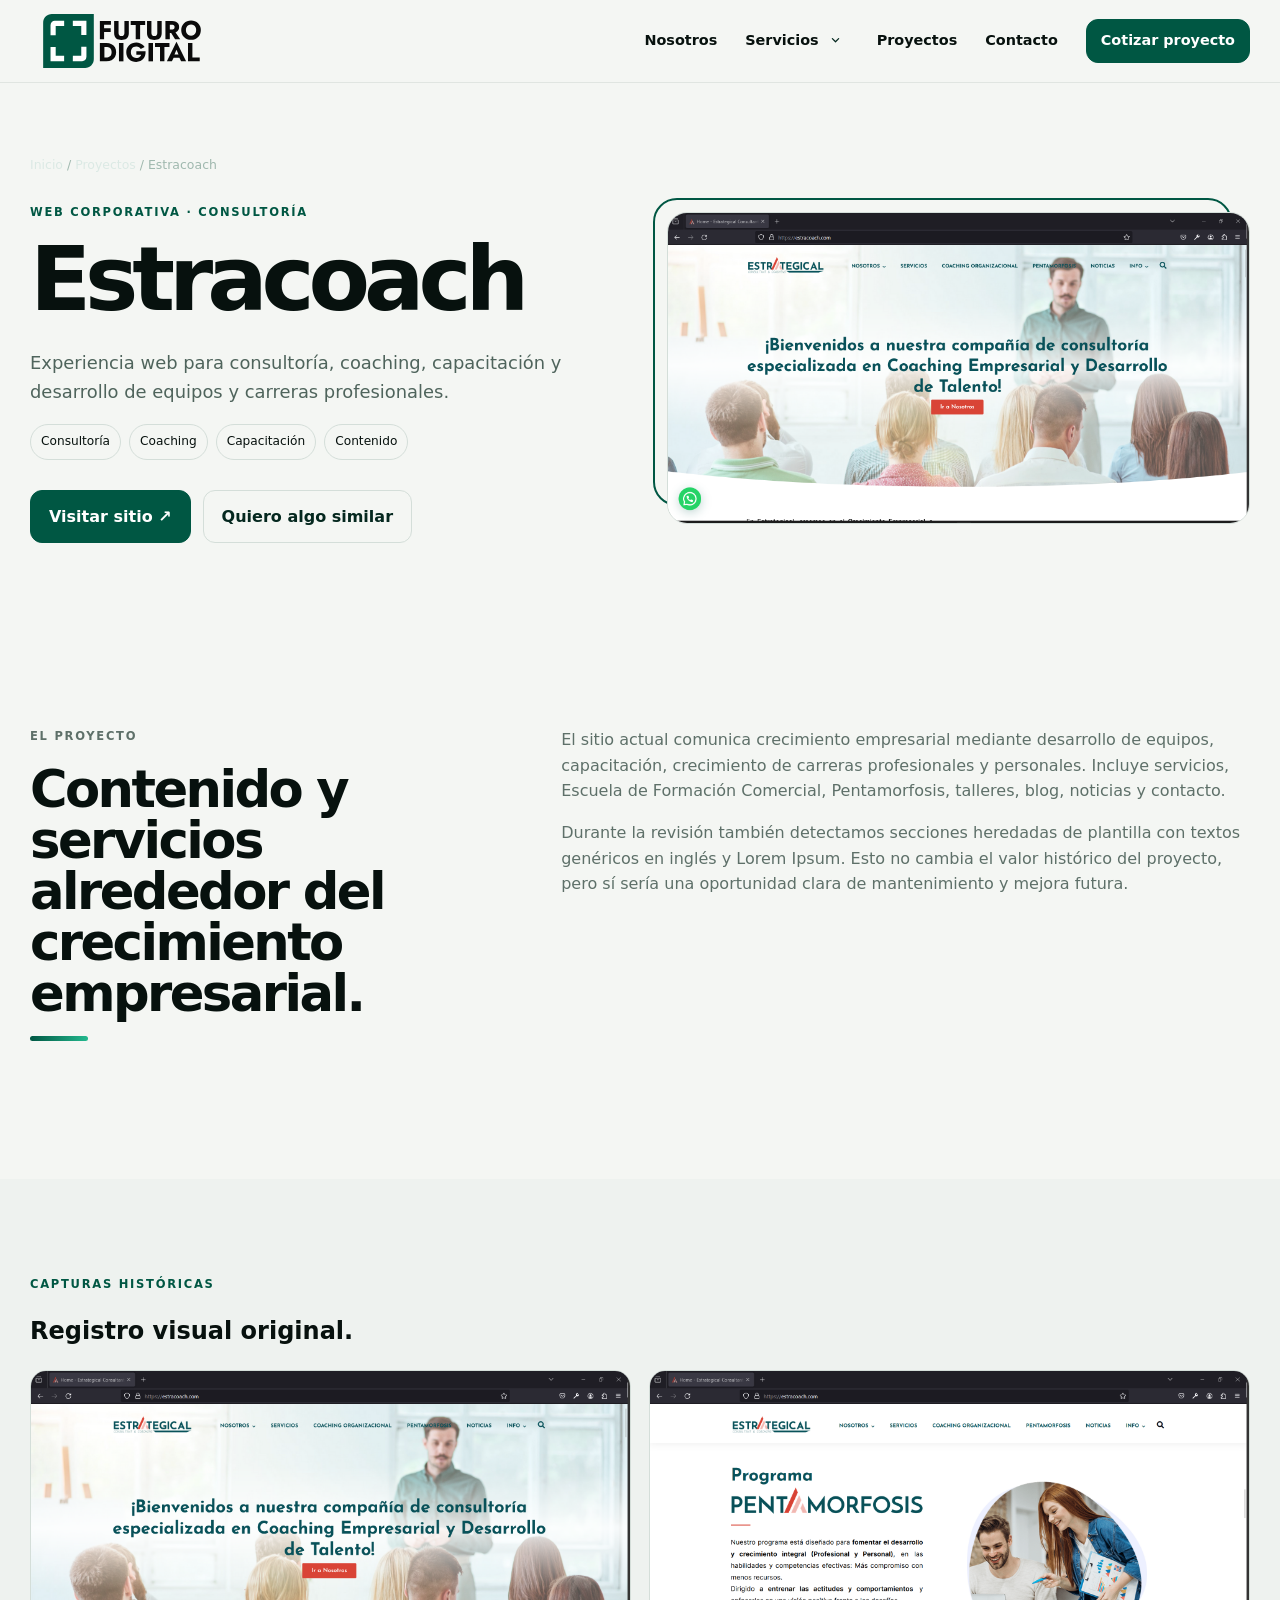
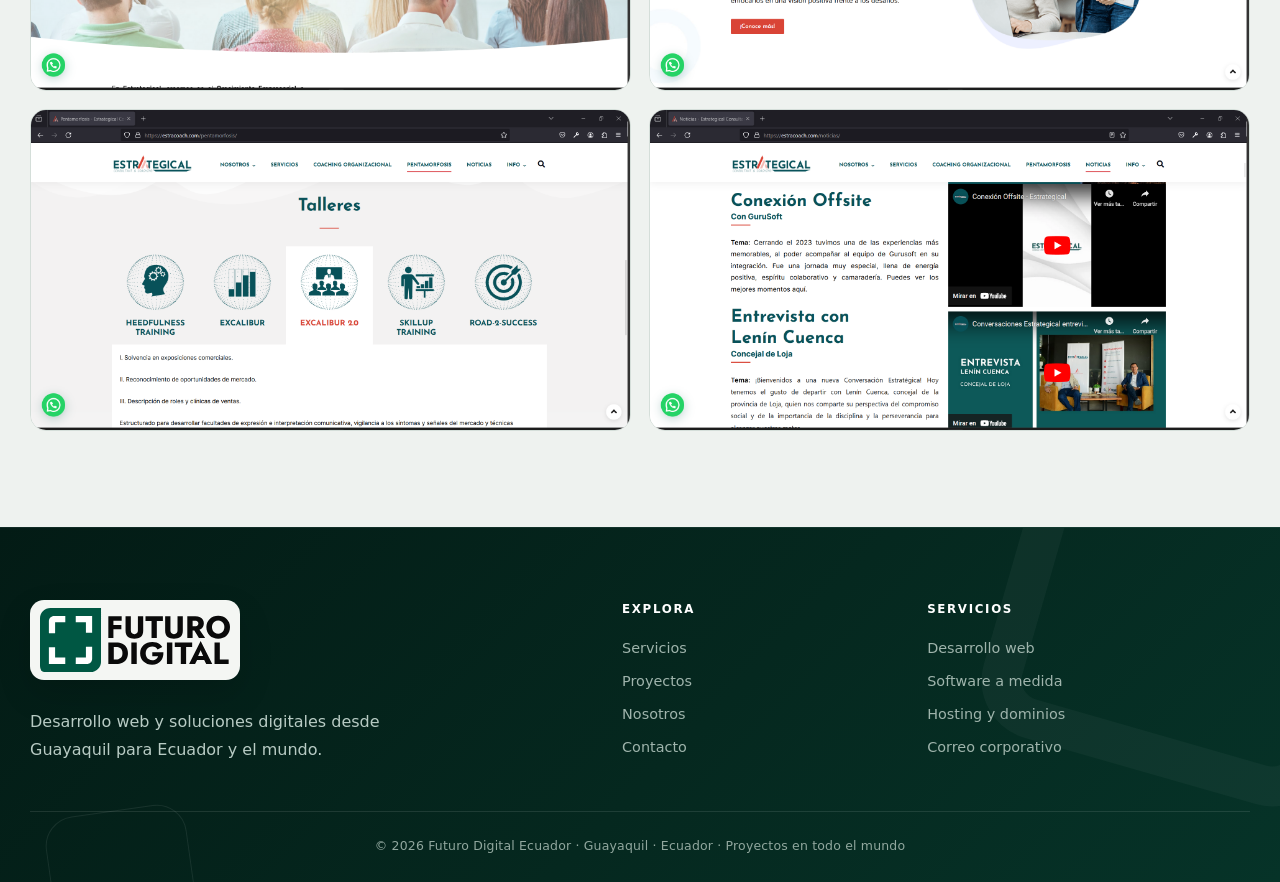
<file: proyecto-estracoach.html>
<!doctype html><html lang="es-EC"><head><meta charset="utf-8"><meta name="viewport" content="width=device-width,initial-scale=1"><title>Estracoach | Proyecto Futuro Digital</title><meta name="description" content="Experiencia web para consultoría, coaching, capacitación y desarrollo de equipos y carreras profesionales."><link rel="canonical" href="https://futurodigitalec.com/proyecto-estracoach.html"><meta name="robots" content="index,follow,max-image-preview:large"><link rel="stylesheet" href="assets/css/styles.css"><link rel="stylesheet" href="assets/css/pages.css"></head><body><header class="site-header"><div class="container nav"><a class="brand" href="index.html"><img alt="Futuro Digital Ecuador" src="assets/img/logo.svg"></a><button class="menu" type="button" aria-expanded="false">Menú</button><nav class="links"><a href="servicios.html">Servicios</a><a href="proyectos.html">Proyectos</a><a href="nosotros.html">Nosotros</a><a href="contacto.html">Contacto</a><a class="btn small" href="contacto.html">Cotizar proyecto</a></nav></div></header><main><section class="case-hero"><div class="container case-grid"><div><div class="breadcrumbs"><a href="index.html">Inicio</a> / <a href="proyectos.html">Proyectos</a> / Estracoach</div><p class="eyebrow">WEB CORPORATIVA · CONSULTORÍA</p><h1>Estracoach</h1><p class="lead">Experiencia web para consultoría, coaching, capacitación y desarrollo de equipos y carreras profesionales.</p><div class="case-tags"><span>Consultoría</span><span>Coaching</span><span>Capacitación</span><span>Contenido</span></div><div class="actions"><a class="btn" href="https://estracoach.com/" target="_blank" rel="noopener noreferrer">Visitar sitio ↗</a><a class="btn secondary" href="contacto.html">Quiero algo similar</a></div></div><div class="case-media"><img src="assets/img/portfolio/estracoach/estracoach1.png" alt="Captura histórica de Estracoach"></div></div></section><section class="content-section"><div class="container content-grid"><div><p class="eyebrow">EL PROYECTO</p><h2>Contenido y servicios alrededor del crecimiento empresarial.</h2></div><div><p>El sitio actual comunica crecimiento empresarial mediante desarrollo de equipos, capacitación, crecimiento de carreras profesionales y personales. Incluye servicios, Escuela de Formación Comercial, Pentamorfosis, talleres, blog, noticias y contacto.</p><p>Durante la revisión también detectamos secciones heredadas de plantilla con textos genéricos en inglés y Lorem Ipsum. Esto no cambia el valor histórico del proyecto, pero sí sería una oportunidad clara de mantenimiento y mejora futura.</p></div></div></section><section class="content-section" style="background:#eef2ef"><div class="container"><p class="eyebrow">CAPTURAS HISTÓRICAS</p><h2>Registro visual original.</h2><div class="gallery"><img src="assets/img/portfolio/estracoach/estracoach1.png" alt="Estracoach captura 1"><img src="assets/img/portfolio/estracoach/estracoach2.png" alt="Estracoach captura 2"><img src="assets/img/portfolio/estracoach/estracoach3.png" alt="Estracoach captura 3"><img src="assets/img/portfolio/estracoach/estracoach4.png" alt="Estracoach captura 4"></div></div></section></main><footer><div class="container footer-grid"><div class="footer-brand"><img alt="Futuro Digital Ecuador" src="assets/img/logo.svg"><p>Desarrollo web y soluciones digitales desde Guayaquil para Ecuador y el mundo.</p></div><div><strong>Explora</strong><a href="servicios.html">Servicios</a><a href="proyectos.html">Proyectos</a><a href="nosotros.html">Nosotros</a><a href="contacto.html">Contacto</a></div><div><strong>Servicios</strong><a href="desarrollo-web.html">Desarrollo web</a><a href="software-a-medida.html">Software a medida</a><a href="hosting-dominios.html">Hosting y dominios</a><a href="correo-corporativo.html">Correo corporativo</a></div></div><div class="container footer-bottom">© <span id="year"></span> Futuro Digital Ecuador.</div></footer><script src="assets/js/main.js"></script></body></html>
</file>
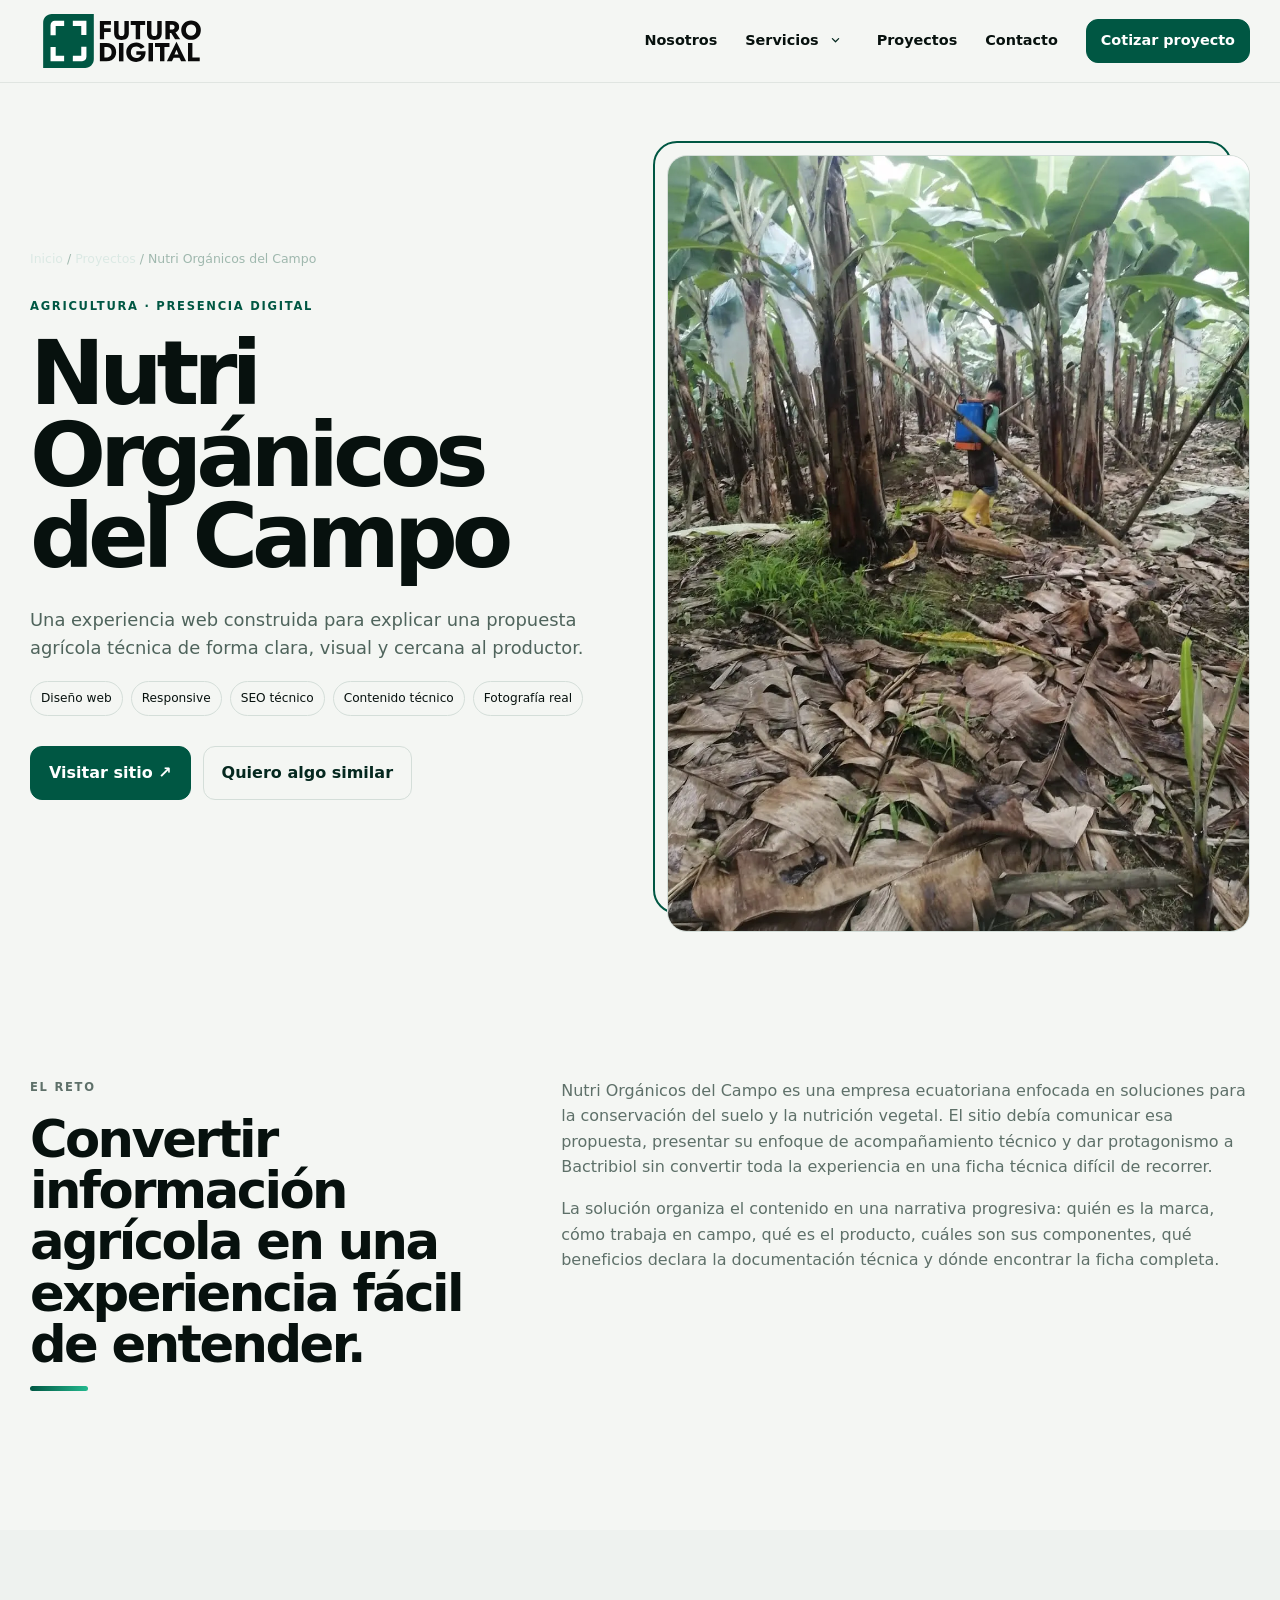
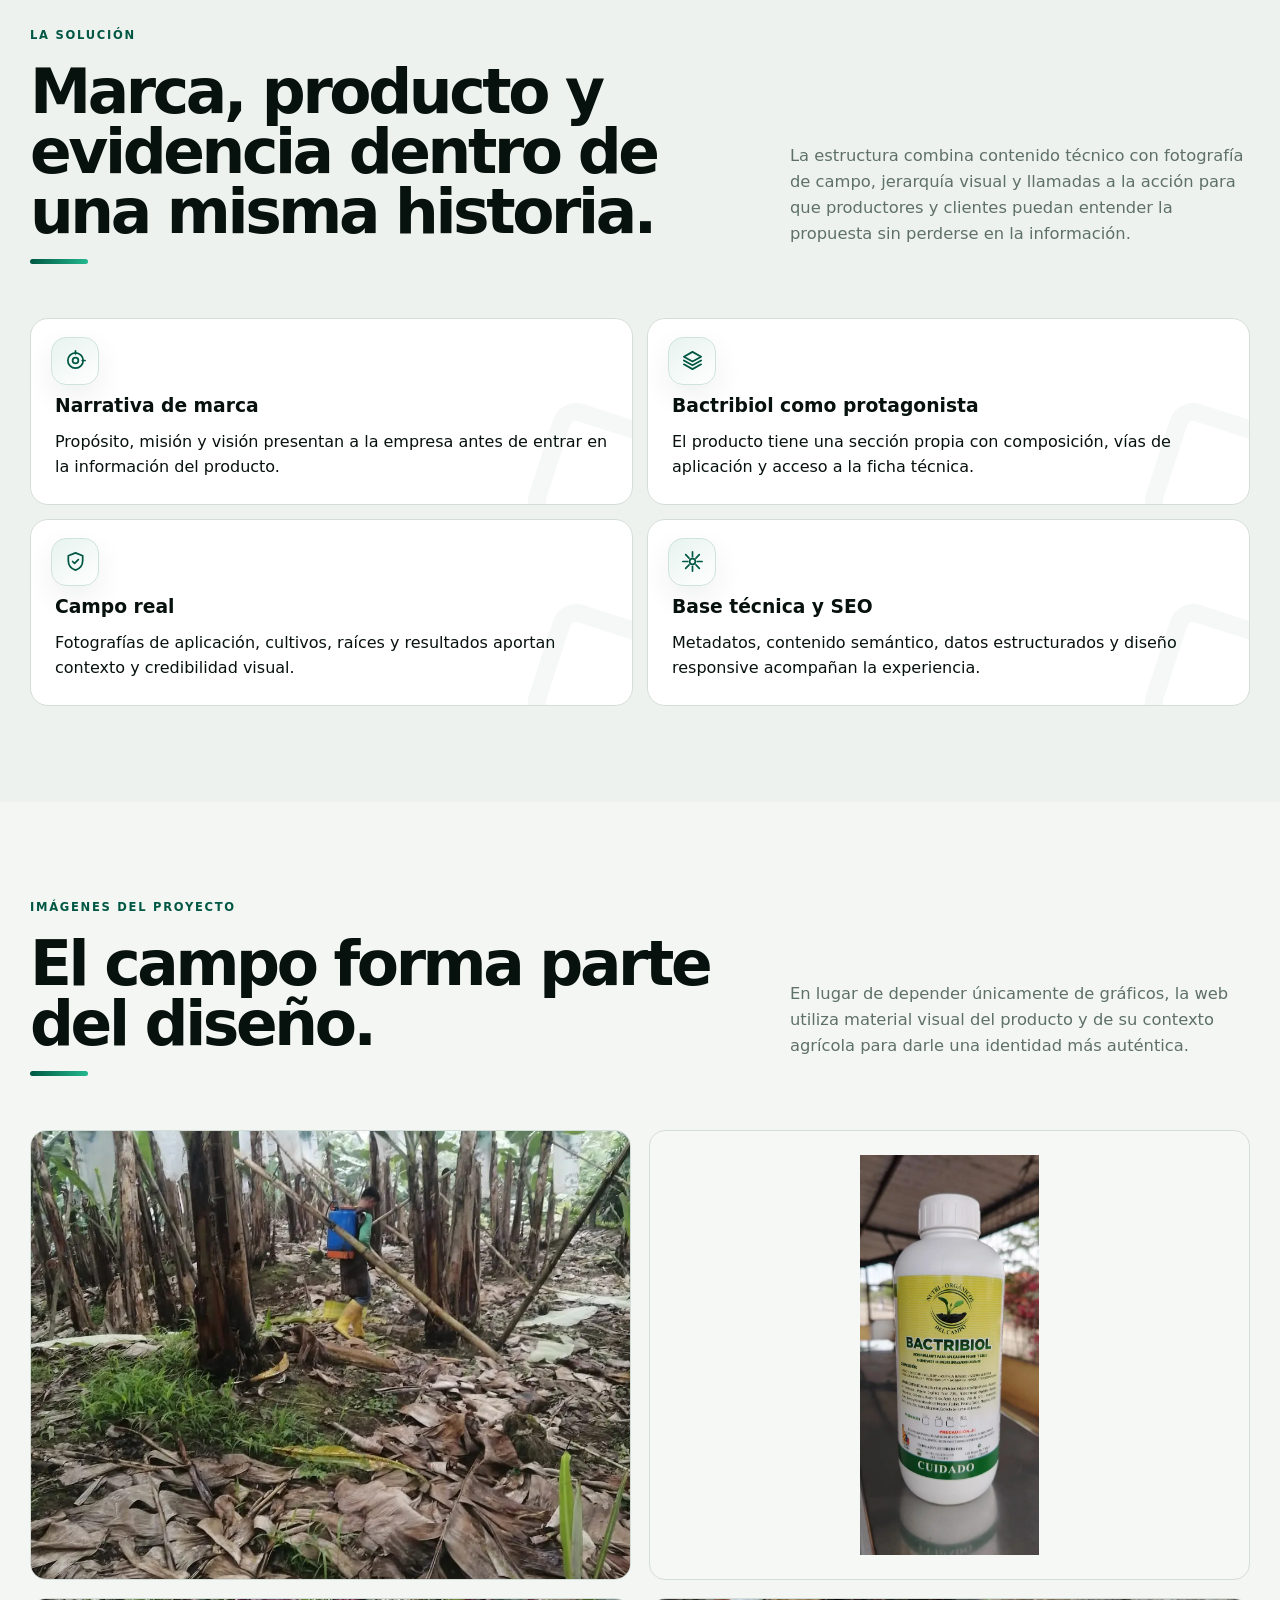
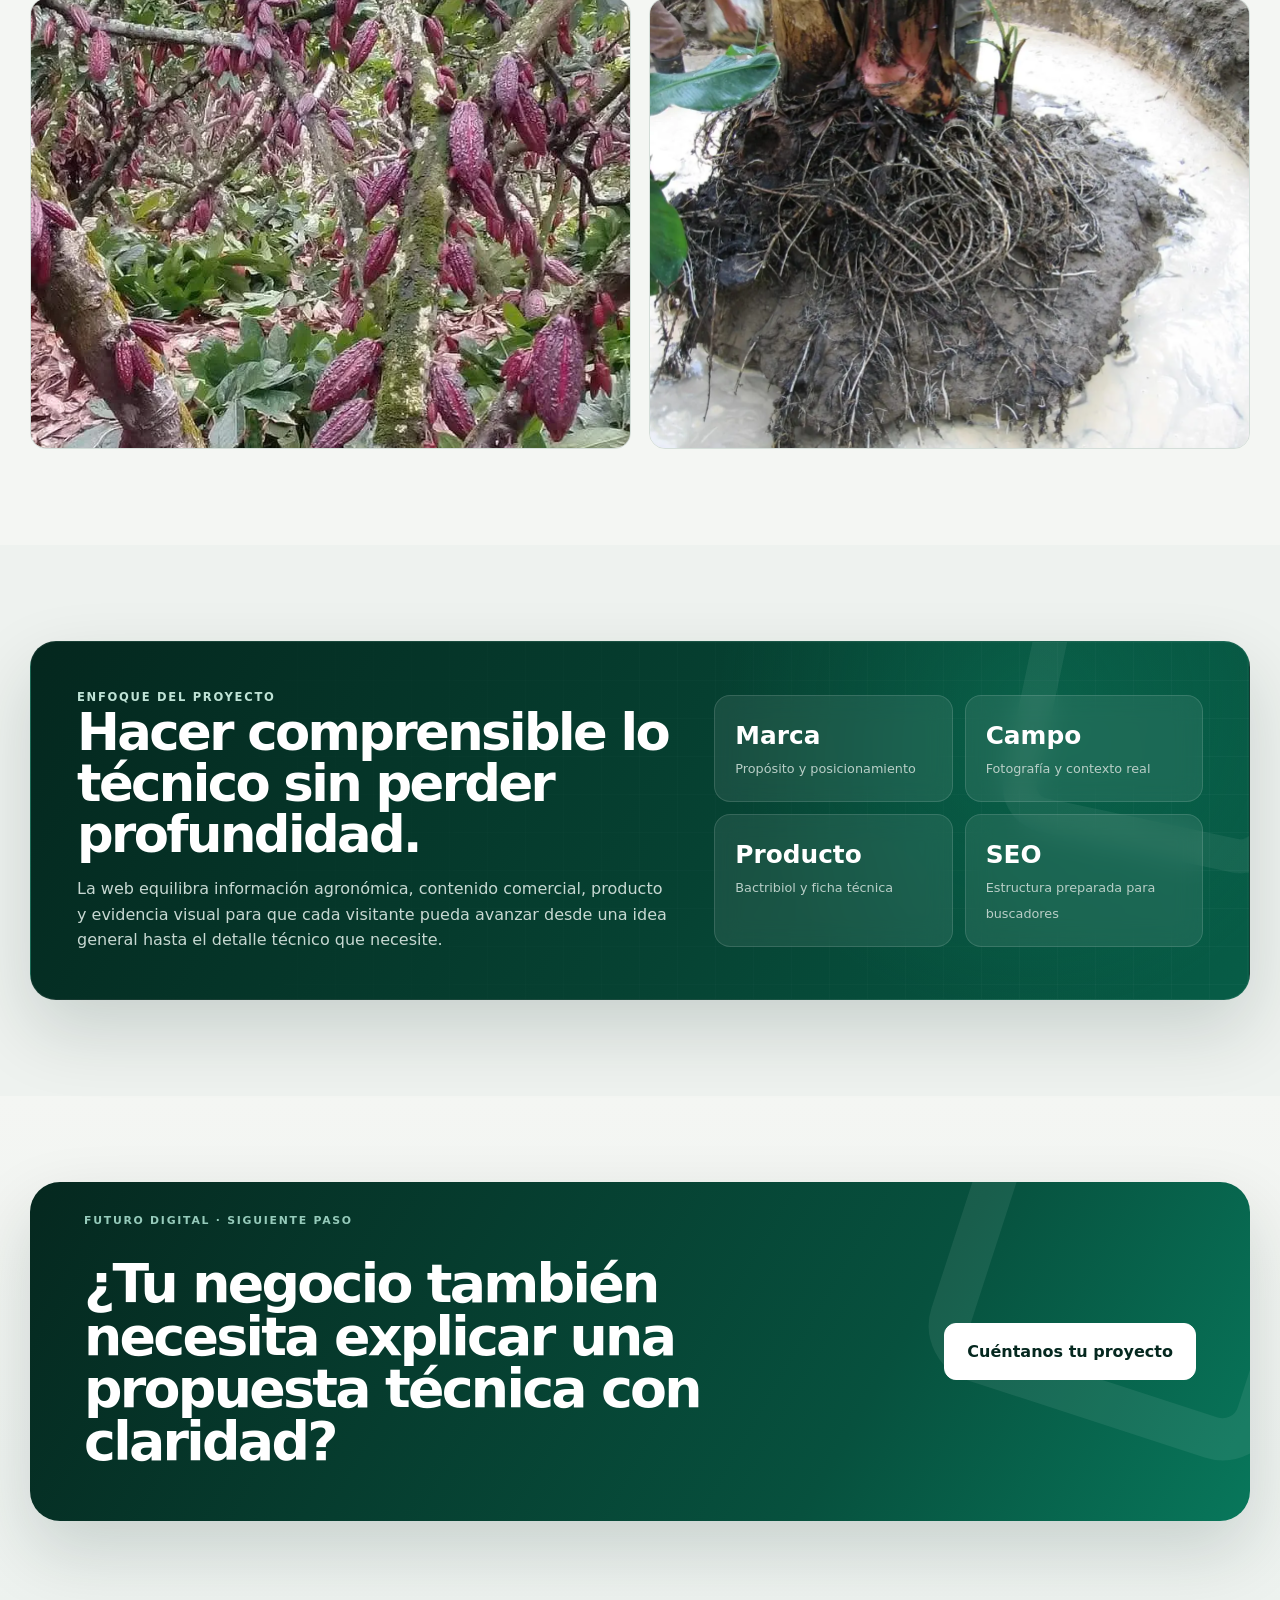
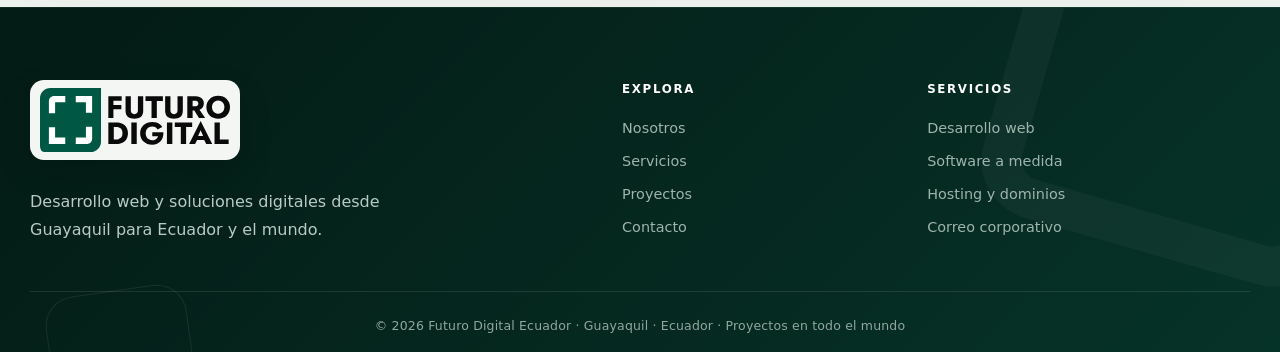
<file: proyecto-nutri-organicos.html>
<!doctype html><html lang="es-EC"><head><meta charset="utf-8"><meta name="viewport" content="width=device-width,initial-scale=1"><title>Nutri Orgánicos del Campo | Proyecto Futuro Digital</title><meta name="description" content="Caso de desarrollo web para Nutri Orgánicos del Campo, empresa ecuatoriana enfocada en nutrición vegetal, conservación del suelo y acompañamiento técnico."><link rel="canonical" href="https://futurodigitalec.com/proyecto-nutri-organicos.html"><link rel="icon" type="image/svg+xml" href="assets/img/isotipo.svg"><meta name="robots" content="index,follow,max-image-preview:large"><link rel="stylesheet" href="assets/css/styles.css"><link rel="stylesheet" href="assets/css/pages.css"></head><body><header class="site-header"><div class="container nav"><a class="brand" href="index.html"><img alt="Futuro Digital Ecuador" src="assets/img/logo.svg"></a><button class="menu" type="button" aria-expanded="false">Menú</button><nav class="links"><a href="nosotros.html">Nosotros</a><a href="servicios.html">Servicios</a><a href="proyectos.html">Proyectos</a><a href="contacto.html">Contacto</a><a class="btn small" href="contacto.html">Cotizar proyecto</a></nav></div></header><main><section class="case-hero"><div class="container case-grid"><div><div class="breadcrumbs"><a href="index.html">Inicio</a> / <a href="proyectos.html">Proyectos</a> / Nutri Orgánicos del Campo</div><p class="eyebrow">AGRICULTURA · PRESENCIA DIGITAL</p><h1>Nutri Orgánicos del Campo</h1><p class="lead">Una experiencia web construida para explicar una propuesta agrícola técnica de forma clara, visual y cercana al productor.</p><div class="case-tags"><span>Diseño web</span><span>Responsive</span><span>SEO técnico</span><span>Contenido técnico</span><span>Fotografía real</span></div><div class="actions"><a class="btn" href="https://nutri-organicosdelcampo.com/" target="_blank" rel="noopener noreferrer">Visitar sitio ↗</a><a class="btn secondary" href="contacto.html">Quiero algo similar</a></div></div><div class="case-media"><img src="assets/img/nutri/aplicacion-campo.webp" alt="Aplicación agrícola en campo utilizada en el sitio de Nutri Orgánicos del Campo"></div></div></section><section class="content-section"><div class="container content-grid"><div><p class="eyebrow">EL RETO</p><h2>Convertir información agrícola en una experiencia fácil de entender.</h2></div><div><p>Nutri Orgánicos del Campo es una empresa ecuatoriana enfocada en soluciones para la conservación del suelo y la nutrición vegetal. El sitio debía comunicar esa propuesta, presentar su enfoque de acompañamiento técnico y dar protagonismo a Bactribiol sin convertir toda la experiencia en una ficha técnica difícil de recorrer.</p><p>La solución organiza el contenido en una narrativa progresiva: quién es la marca, cómo trabaja en campo, qué es el producto, cuáles son sus componentes, qué beneficios declara la documentación técnica y dónde encontrar la ficha completa.</p></div></div></section><section class="content-section soft"><div class="container"><div class="section-head"><div><p class="eyebrow">LA SOLUCIÓN</p><h2>Marca, producto y evidencia dentro de una misma historia.</h2></div><p>La estructura combina contenido técnico con fotografía de campo, jerarquía visual y llamadas a la acción para que productores y clientes puedan entender la propuesta sin perderse en la información.</p></div><div class="feature-list"><article><h3>Narrativa de marca</h3><p>Propósito, misión y visión presentan a la empresa antes de entrar en la información del producto.</p></article><article><h3>Bactribiol como protagonista</h3><p>El producto tiene una sección propia con composición, vías de aplicación y acceso a la ficha técnica.</p></article><article><h3>Campo real</h3><p>Fotografías de aplicación, cultivos, raíces y resultados aportan contexto y credibilidad visual.</p></article><article><h3>Base técnica y SEO</h3><p>Metadatos, contenido semántico, datos estructurados y diseño responsive acompañan la experiencia.</p></article></div></div></section><section class="content-section"><div class="container"><div class="section-head"><div><p class="eyebrow">IMÁGENES DEL PROYECTO</p><h2>El campo forma parte del diseño.</h2></div><p>En lugar de depender únicamente de gráficos, la web utiliza material visual del producto y de su contexto agrícola para darle una identidad más auténtica.</p></div><div class="gallery project-gallery"><img src="assets/img/nutri/aplicacion-campo.webp" alt="Aplicación en campo mostrada en la web de Nutri Orgánicos del Campo" loading="lazy"><img src="assets/img/nutri/bactribiol.webp" alt="Envase de Bactribiol presentado en la web" loading="lazy"><img src="assets/img/nutri/cacao-resultado-2.webp" alt="Cultivo de cacao utilizado como evidencia visual en el proyecto" loading="lazy"><img src="assets/img/nutri/raices-banano.webp" alt="Raíces de banano mostradas dentro del contenido técnico" loading="lazy"></div></div></section><section class="content-section soft"><div class="container"><div class="visual-band"><div><p class="eyebrow light">ENFOQUE DEL PROYECTO</p><h2>Hacer comprensible lo técnico sin perder profundidad.</h2><p>La web equilibra información agronómica, contenido comercial, producto y evidencia visual para que cada visitante pueda avanzar desde una idea general hasta el detalle técnico que necesite.</p></div><div class="visual-stats"><div><strong>Marca</strong><span>Propósito y posicionamiento</span></div><div><strong>Campo</strong><span>Fotografía y contexto real</span></div><div><strong>Producto</strong><span>Bactribiol y ficha técnica</span></div><div><strong>SEO</strong><span>Estructura preparada para buscadores</span></div></div></div></div></section><section class="cta-band"><div class="container"><h2>¿Tu negocio también necesita explicar una propuesta técnica con claridad?</h2><a class="btn secondary" href="contacto.html">Cuéntanos tu proyecto</a></div></section></main><footer><div class="container footer-grid"><div class="footer-brand"><img alt="Futuro Digital Ecuador" src="assets/img/logo.svg"><p>Desarrollo web y soluciones digitales desde Guayaquil para Ecuador y el mundo.</p></div><div><strong>Explora</strong><a href="nosotros.html">Nosotros</a><a href="servicios.html">Servicios</a><a href="proyectos.html">Proyectos</a><a href="contacto.html">Contacto</a></div><div><strong>Servicios</strong><a href="desarrollo-web.html">Desarrollo web</a><a href="software-a-medida.html">Software a medida</a><a href="hosting-dominios.html">Hosting y dominios</a><a href="correo-corporativo.html">Correo corporativo</a></div></div><div class="container footer-bottom">© <span id="year"></span> Futuro Digital Ecuador · Guayaquil · Ecuador · Proyectos en todo el mundo</div></footer><script src="assets/js/main.js"></script></body></html>
</file>
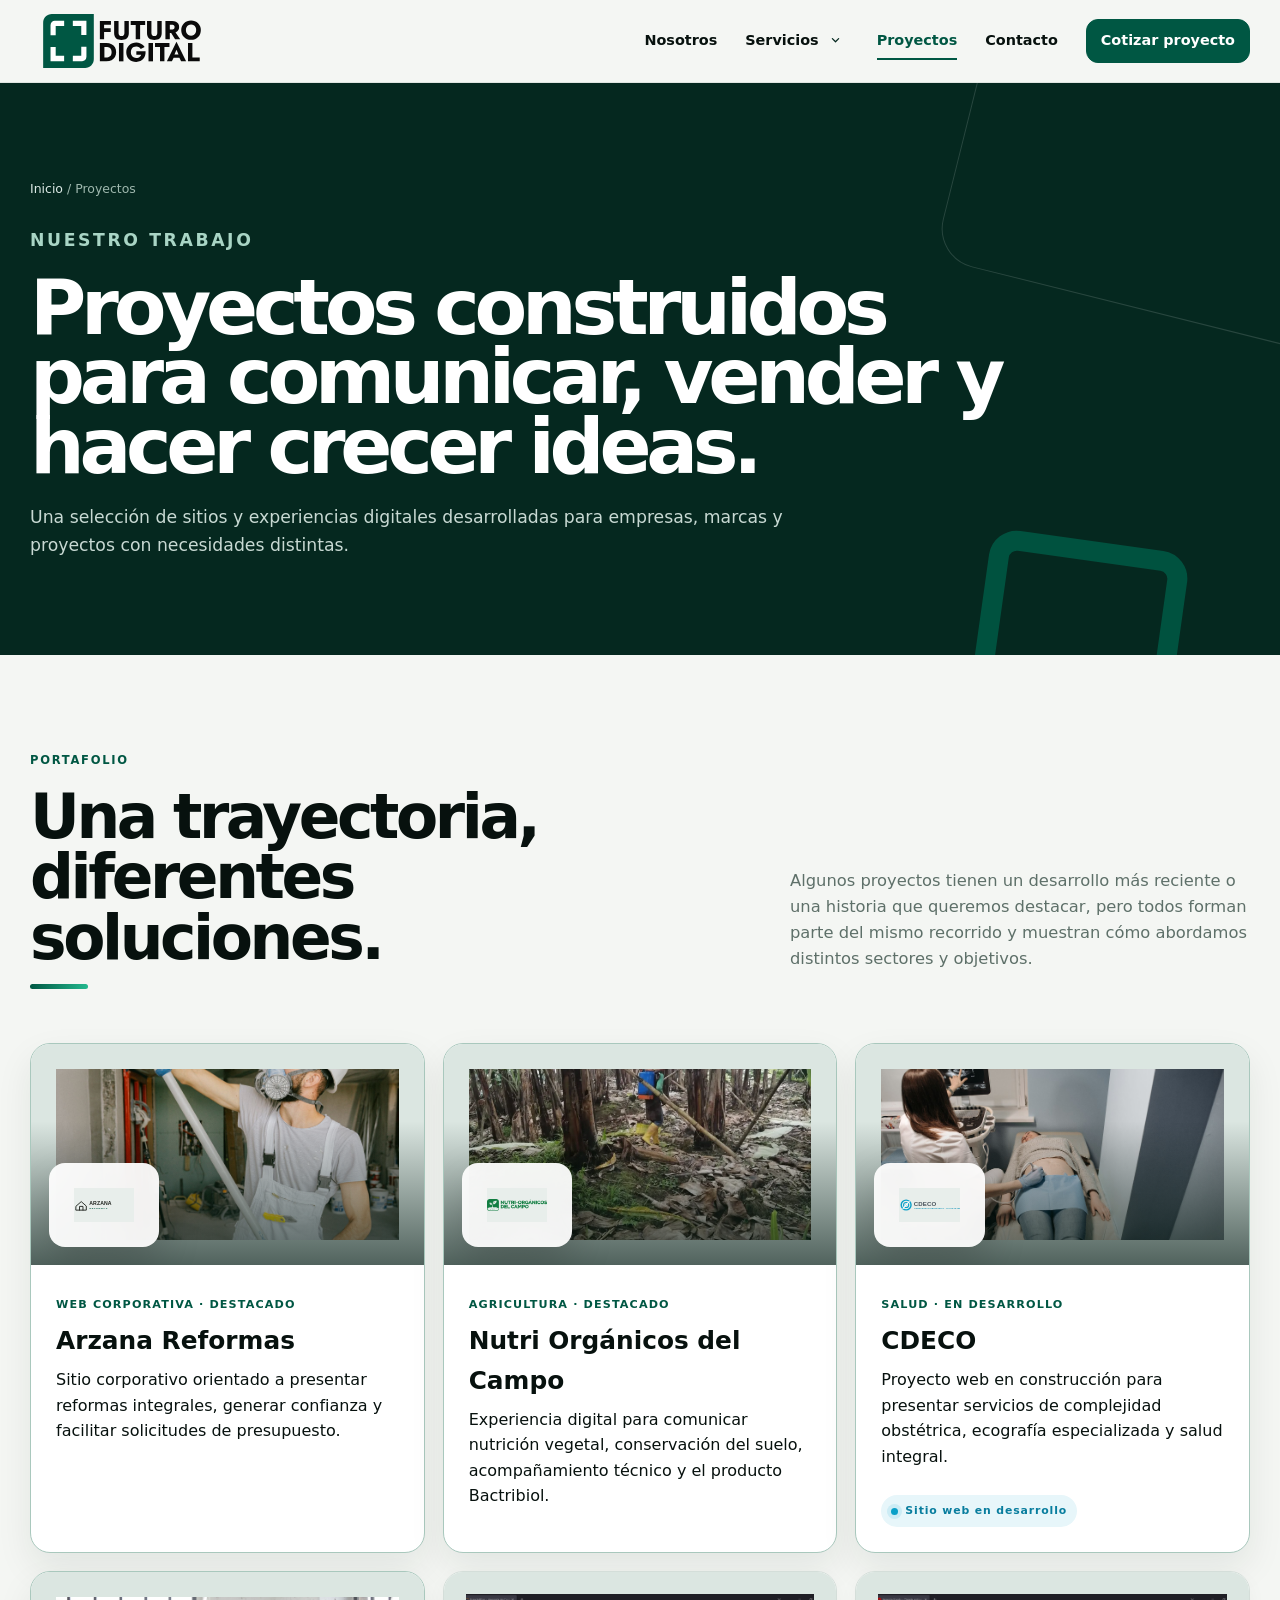
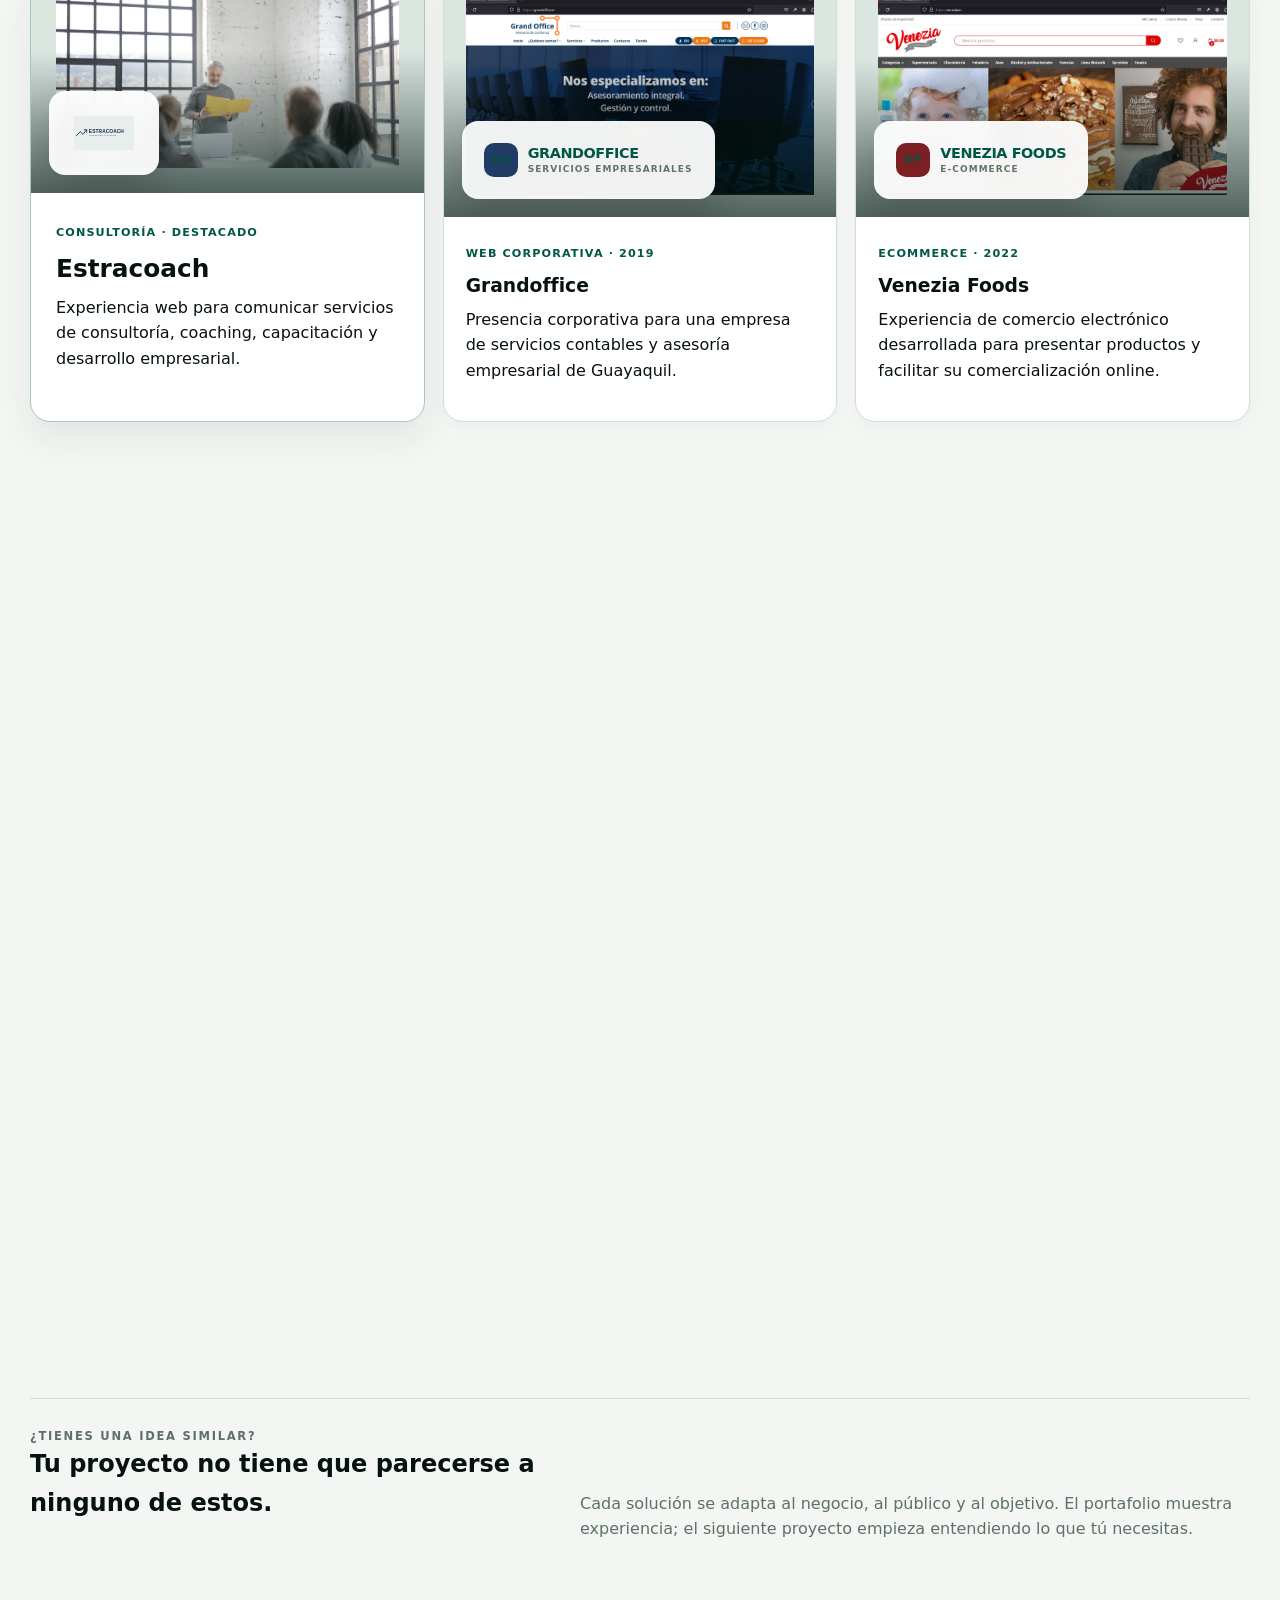
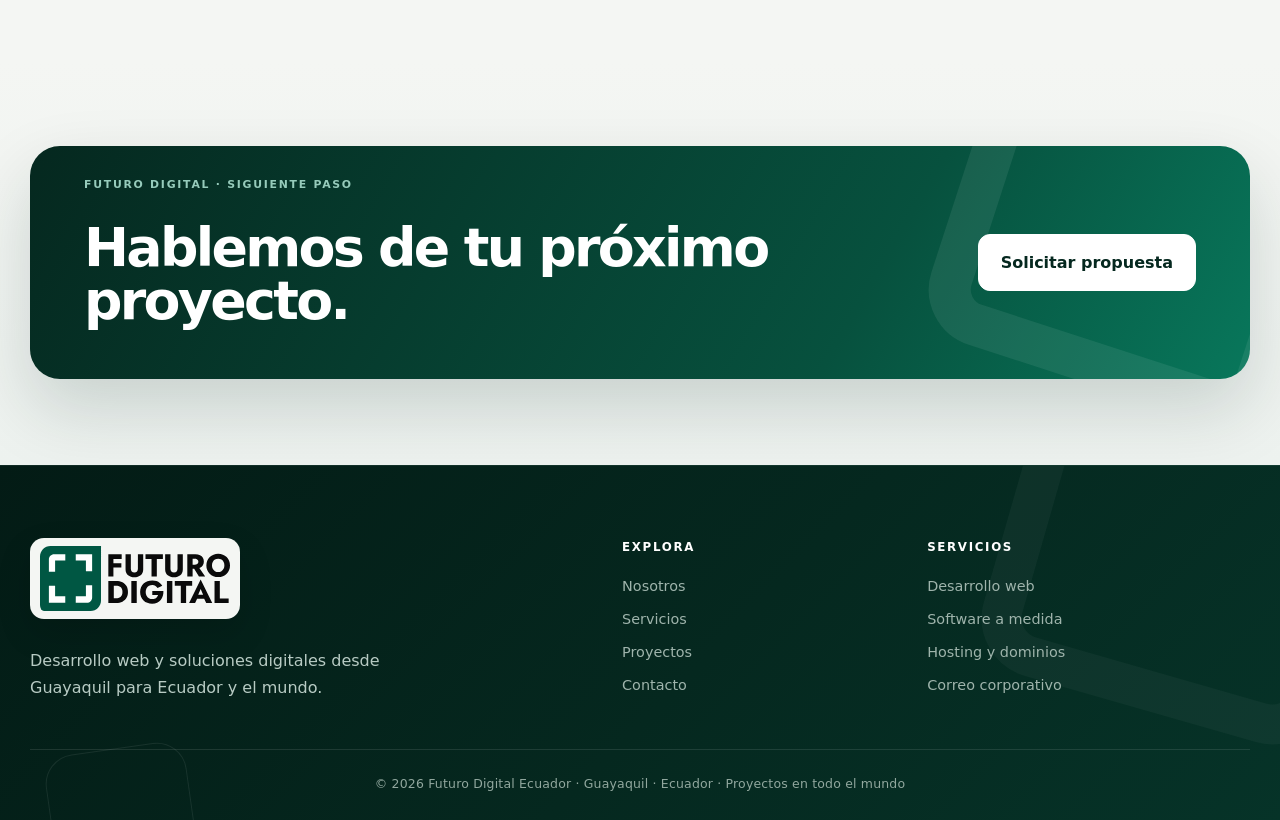
<file: proyectos.html>
<!doctype html><html lang="es-EC"><head><meta charset="utf-8"><meta name="viewport" content="width=device-width,initial-scale=1"><title>Proyectos de desarrollo web | Futuro Digital Ecuador</title><meta name="description" content="Conoce proyectos web y soluciones digitales desarrolladas por Futuro Digital Ecuador para empresas, marcas y negocios."><link rel="canonical" href="https://futurodigitalec.com/proyectos.html"><link rel="icon" type="image/svg+xml" href="assets/img/isotipo.svg"><meta name="robots" content="index,follow,max-image-preview:large"><link rel="stylesheet" href="assets/css/styles.css"><link rel="stylesheet" href="assets/css/pages.css"></head><body><header class="site-header"><div class="container nav"><a class="brand" href="index.html"><img alt="Futuro Digital Ecuador" src="assets/img/logo.svg"></a><button class="menu" type="button" aria-expanded="false">Menú</button><nav class="links"><a href="nosotros.html">Nosotros</a><a href="servicios.html">Servicios</a><a href="proyectos.html">Proyectos</a><a href="contacto.html">Contacto</a><a class="btn small" href="contacto.html">Cotizar proyecto</a></nav></div></header><main><section class="page-hero"><div class="container"><div class="breadcrumbs"><a href="index.html">Inicio</a> / Proyectos</div><p class="eyebrow">NUESTRO TRABAJO</p><h1>Proyectos construidos para comunicar, vender y hacer crecer ideas.</h1><p>Una selección de sitios y experiencias digitales desarrolladas para empresas, marcas y proyectos con necesidades distintas.</p></div></section><section class="content-section"><div class="container"><div class="section-head"><div><p class="eyebrow">PORTAFOLIO</p><h2>Una trayectoria, diferentes soluciones.</h2></div><p>Algunos proyectos tienen un desarrollo más reciente o una historia que queremos destacar, pero todos forman parte del mismo recorrido y muestran cómo abordamos distintos sectores y objetivos.</p></div><div class="portfolio-grid unified"><article class="featured-project-card"><img src="assets/img/projects/arzana.svg" alt="Proyecto web Arzana Reformas"><div><span>WEB CORPORATIVA · DESTACADO</span><h3><a href="proyecto-arzana-reformas.html">Arzana Reformas</a></h3><p>Sitio corporativo orientado a presentar reformas integrales, generar confianza y facilitar solicitudes de presupuesto.</p></div></article><article class="featured-project-card"><img src="assets/img/nutri/aplicacion-campo.webp" alt="Aplicación en campo del proyecto Nutri Orgánicos del Campo" loading="lazy"><div><span>AGRICULTURA · DESTACADO</span><h3><a href="proyecto-nutri-organicos.html">Nutri Orgánicos del Campo</a></h3><p>Experiencia digital para comunicar nutrición vegetal, conservación del suelo, acompañamiento técnico y el producto Bactribiol.</p></div></article><article class="featured-project-card"><img src="assets/img/projects/cdeco.svg" alt="Identidad visual del proyecto web CDECO"><div><span>SALUD · EN DESARROLLO</span><h3><a href="proyecto-cdeco.html">CDECO</a></h3><p>Proyecto web en construcción para presentar servicios de complejidad obstétrica, ecografía especializada y salud integral.</p><span class="project-status">Sitio web en desarrollo</span></div></article><article class="featured-project-card"><img src="assets/img/portfolio/estracoach/estracoach1.png" alt="Sitio web de Estracoach"><div><span>CONSULTORÍA · DESTACADO</span><h3><a href="proyecto-estracoach.html">Estracoach</a></h3><p>Experiencia web para comunicar servicios de consultoría, coaching, capacitación y desarrollo empresarial.</p></div></article><article><img src="assets/img/portfolio/history/grandoffice1.png" alt="Sitio web de Grandoffice"><div><span>WEB CORPORATIVA · 2019</span><h3>Grandoffice</h3><p>Presencia corporativa para una empresa de servicios contables y asesoría empresarial de Guayaquil.</p></div></article><article><img src="assets/img/portfolio/history/venezia1.png" alt="Tienda online de Venezia Foods"><div><span>ECOMMERCE · 2022</span><h3>Venezia Foods</h3><p>Experiencia de comercio electrónico desarrollada para presentar productos y facilitar su comercialización online.</p></div></article><article><img src="assets/img/portfolio/history/grandstore1.png" alt="Tienda online GrandStore Ecuador"><div><span>ECOMMERCE · 2022</span><h3>GrandStore Ecuador</h3><p>Tienda online enfocada en organizar el catálogo y acercar la oferta de productos al cliente digital.</p></div></article><article><img src="assets/img/portfolio/history/circuitosfacil1.png" alt="Sitio web Circuitos Fácil"><div><span>DESARROLLO WEB</span><h3>Circuitos Fácil</h3><p>Proyecto web orientado a presentar contenidos y servicios de forma clara dentro de una experiencia accesible.</p></div></article><article><img src="assets/img/portfolio/history/global1.png" alt="Sitio web Global University"><div><span>WEB · EDUCACIÓN</span><h3>Global University</h3><p>Experiencia digital para una propuesta vinculada a educación y formación.</p></div></article><article><img src="assets/img/portfolio/history/designsoft1.png" alt="Sitio web DesignSoft"><div><span>DESARROLLO WEB</span><h3>DesignSoft</h3><p>Proyecto orientado a comunicar servicios tecnológicos dentro de una estructura web corporativa.</p></div></article></div><div class="project-context"><div><p class="eyebrow">¿TIENES UNA IDEA SIMILAR?</p><h2>Tu proyecto no tiene que parecerse a ninguno de estos.</h2></div><p>Cada solución se adapta al negocio, al público y al objetivo. El portafolio muestra experiencia; el siguiente proyecto empieza entendiendo lo que tú necesitas.</p></div></div></section><section class="cta-band"><div class="container"><h2>Hablemos de tu próximo proyecto.</h2><a class="btn secondary" href="contacto.html">Solicitar propuesta</a></div></section></main><footer><div class="container footer-grid"><div class="footer-brand"><img alt="Futuro Digital Ecuador" src="assets/img/logo.svg"><p>Desarrollo web y soluciones digitales desde Guayaquil para Ecuador y el mundo.</p></div><div><strong>Explora</strong><a href="nosotros.html">Nosotros</a><a href="servicios.html">Servicios</a><a href="proyectos.html">Proyectos</a><a href="contacto.html">Contacto</a></div><div><strong>Servicios</strong><a href="desarrollo-web.html">Desarrollo web</a><a href="software-a-medida.html">Software a medida</a><a href="hosting-dominios.html">Hosting y dominios</a><a href="correo-corporativo.html">Correo corporativo</a></div></div><div class="container footer-bottom">© <span id="year"></span> Futuro Digital Ecuador · Guayaquil · Ecuador · Proyectos en todo el mundo</div></footer><script src="assets/js/main.js"></script></body></html>
</file>
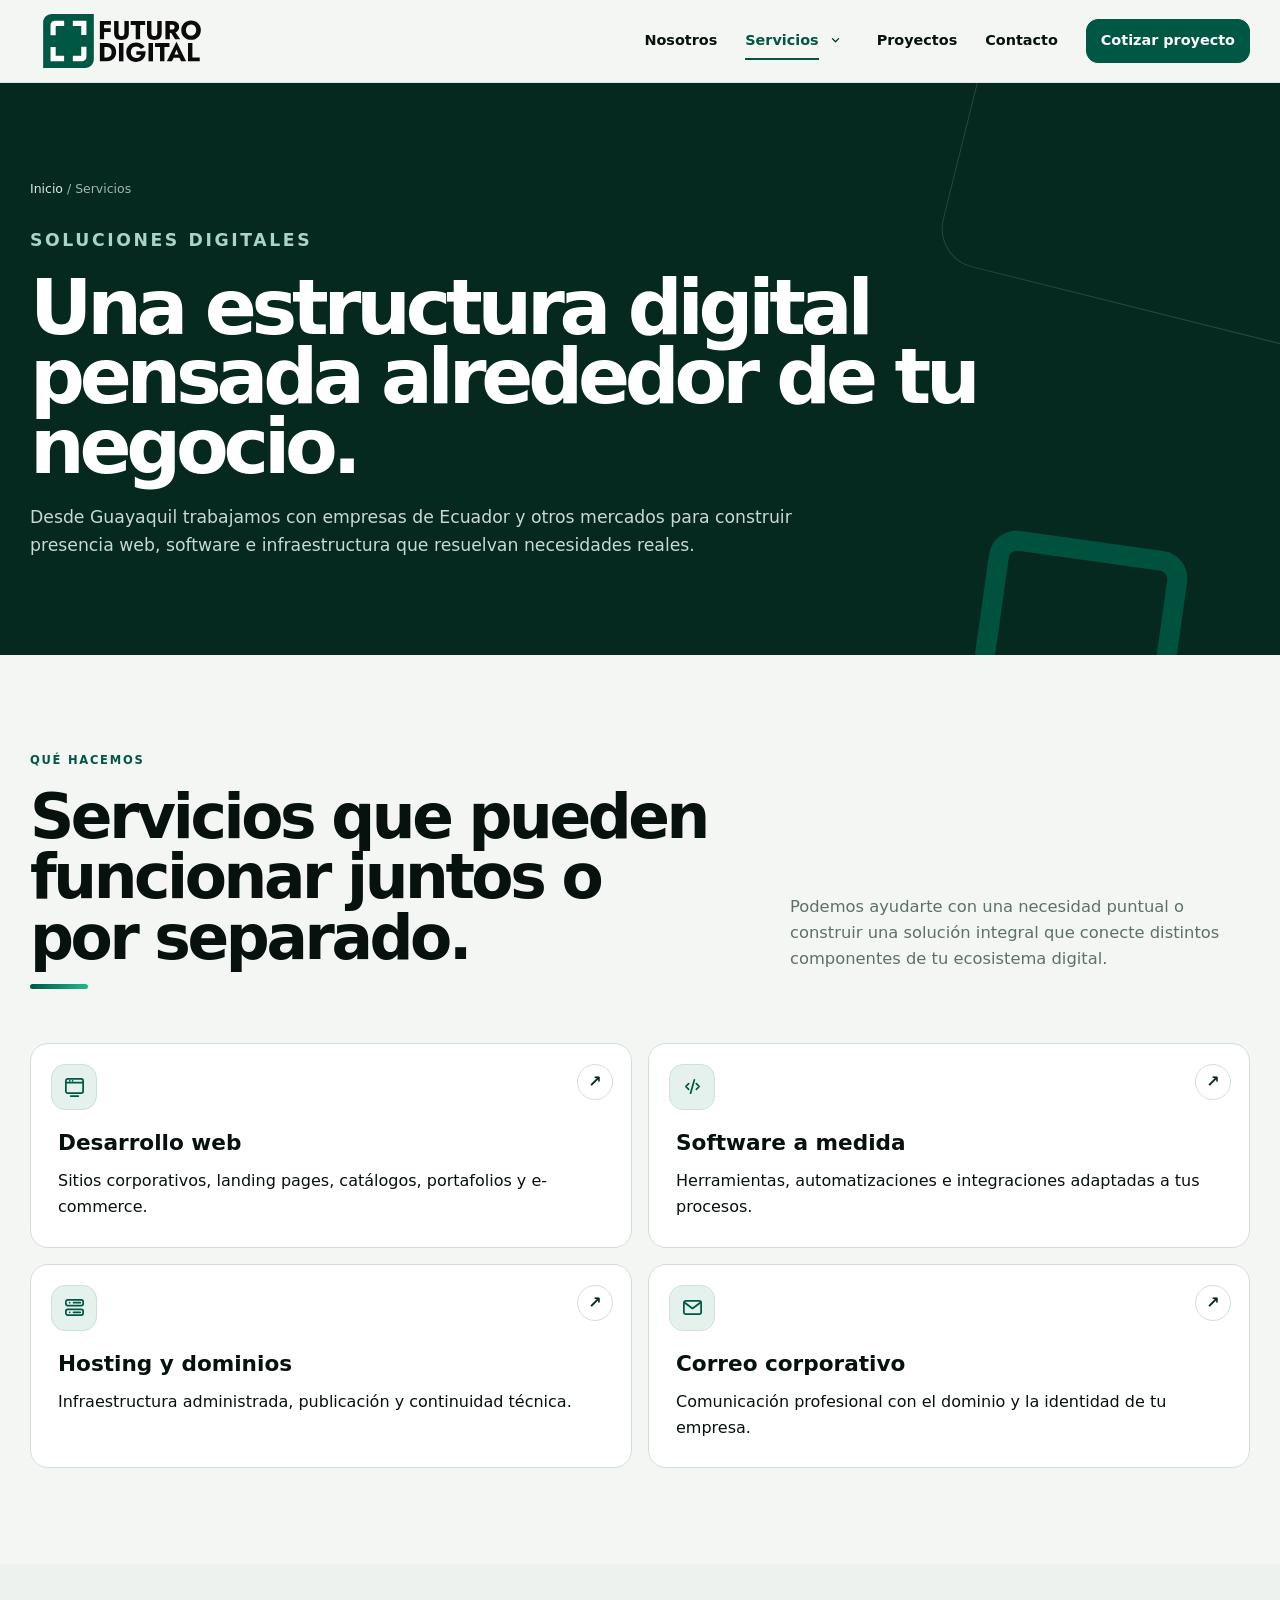
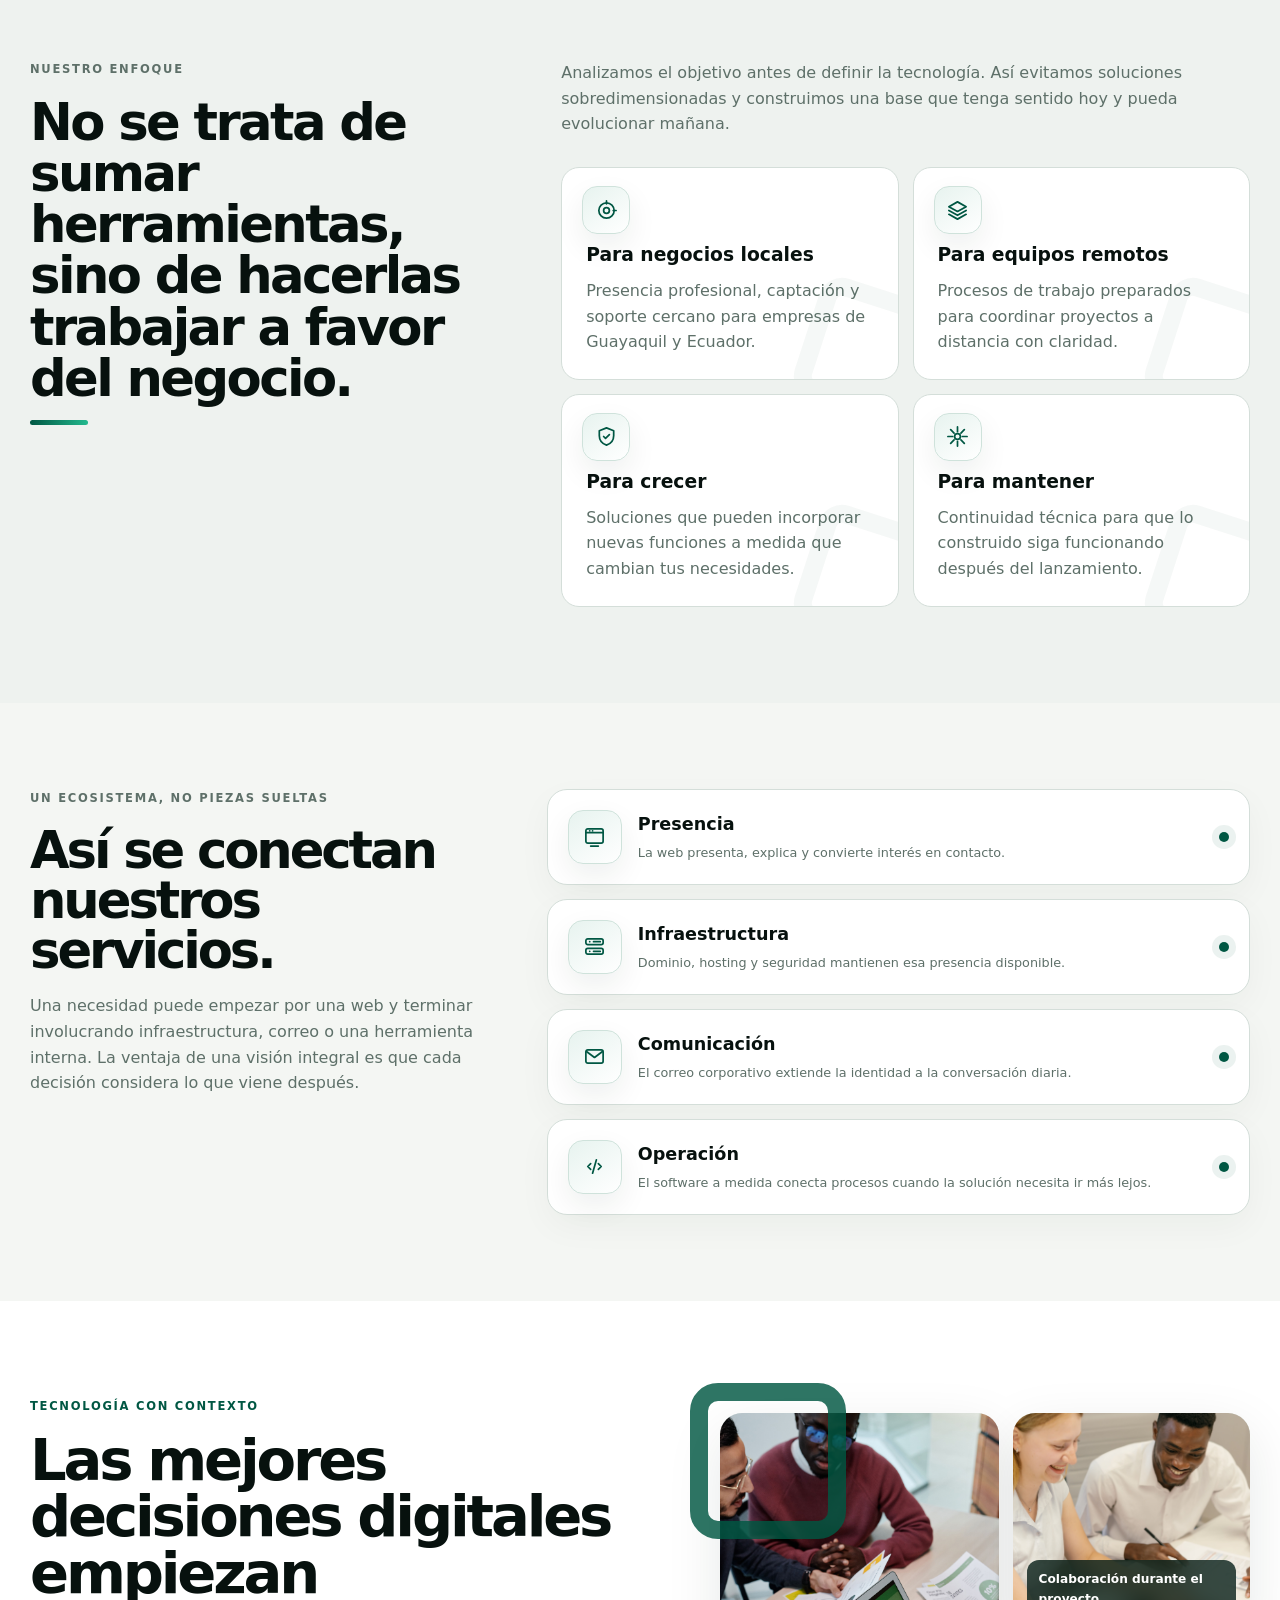
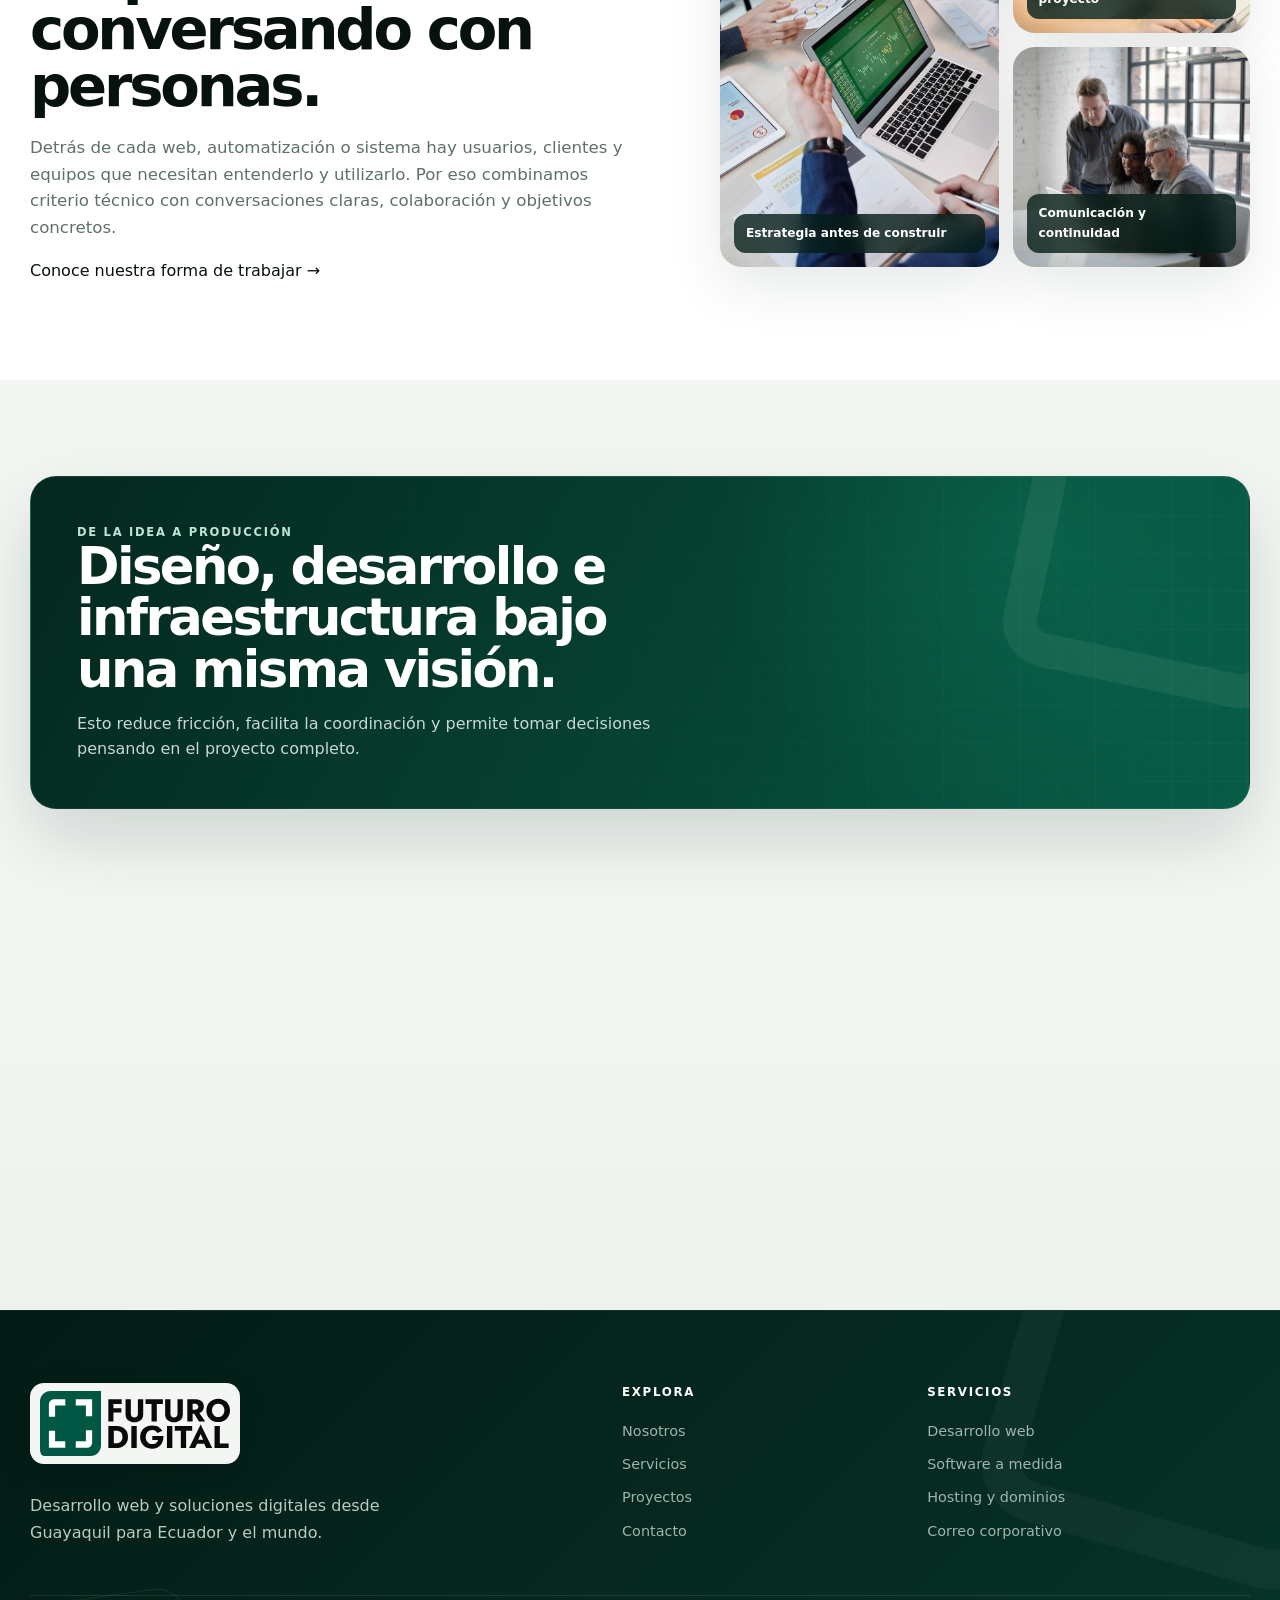
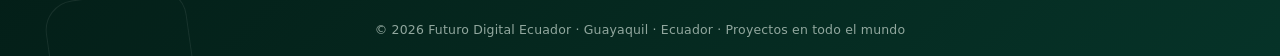
<file: servicios.html>
<!doctype html><html lang="es-EC"><head><meta charset="utf-8"><meta name="viewport" content="width=device-width,initial-scale=1"><title>Servicios digitales en Guayaquil y Ecuador | Futuro Digital</title><meta name="description" content="Desarrollo web, software a medida, hosting, dominios y correo corporativo desde Guayaquil para Ecuador y clientes internacionales."><link rel="canonical" href="https://futurodigitalec.com/servicios.html"><link rel="icon" type="image/svg+xml" href="assets/img/isotipo.svg"><meta name="robots" content="index,follow,max-image-preview:large"><link rel="stylesheet" href="assets/css/styles.css"><link rel="stylesheet" href="assets/css/pages.css"></head><body><header class="site-header"><div class="container nav"><a class="brand" href="index.html"><img alt="Futuro Digital Ecuador" src="assets/img/logo.svg"></a><button class="menu" type="button" aria-expanded="false">Menú</button><nav class="links"><a href="nosotros.html">Nosotros</a><a href="servicios.html">Servicios</a><a href="proyectos.html">Proyectos</a><a href="contacto.html">Contacto</a><a class="btn small" href="contacto.html">Cotizar proyecto</a></nav></div></header><main><section class="page-hero"><div class="container"><div class="breadcrumbs"><a href="index.html">Inicio</a> / Servicios</div><p class="eyebrow">SOLUCIONES DIGITALES</p><h1>Una estructura digital pensada alrededor de tu negocio.</h1><p>Desde Guayaquil trabajamos con empresas de Ecuador y otros mercados para construir presencia web, software e infraestructura que resuelvan necesidades reales.</p></div></section><section class="content-section"><div class="container"><div class="section-head"><div><p class="eyebrow">QUÉ HACEMOS</p><h2>Servicios que pueden funcionar juntos o por separado.</h2></div><p>Podemos ayudarte con una necesidad puntual o construir una solución integral que conecte distintos componentes de tu ecosistema digital.</p></div><div class="service-links"><a href="desarrollo-web.html"><strong>Desarrollo web</strong><span>Sitios corporativos, landing pages, catálogos, portafolios y e-commerce.</span></a><a href="software-a-medida.html"><strong>Software a medida</strong><span>Herramientas, automatizaciones e integraciones adaptadas a tus procesos.</span></a><a href="hosting-dominios.html"><strong>Hosting y dominios</strong><span>Infraestructura administrada, publicación y continuidad técnica.</span></a><a href="correo-corporativo.html"><strong>Correo corporativo</strong><span>Comunicación profesional con el dominio y la identidad de tu empresa.</span></a></div></div></section><section class="content-section soft"><div class="container content-grid"><div><p class="eyebrow">NUESTRO ENFOQUE</p><h2>No se trata de sumar herramientas, sino de hacerlas trabajar a favor del negocio.</h2></div><div><p>Analizamos el objetivo antes de definir la tecnología. Así evitamos soluciones sobredimensionadas y construimos una base que tenga sentido hoy y pueda evolucionar mañana.</p><div class="feature-list"><article><h3>Para negocios locales</h3><p>Presencia profesional, captación y soporte cercano para empresas de Guayaquil y Ecuador.</p></article><article><h3>Para equipos remotos</h3><p>Procesos de trabajo preparados para coordinar proyectos a distancia con claridad.</p></article><article><h3>Para crecer</h3><p>Soluciones que pueden incorporar nuevas funciones a medida que cambian tus necesidades.</p></article><article><h3>Para mantener</h3><p>Continuidad técnica para que lo construido siga funcionando después del lanzamiento.</p></article></div></div></div></section><section class="people-showcase"><div class="container people-showcase-grid"><div class="people-showcase-copy"><p class="eyebrow">TECNOLOGÍA CON CONTEXTO</p><h2>Las mejores decisiones digitales empiezan conversando con personas.</h2><p>Detrás de cada web, automatización o sistema hay usuarios, clientes y equipos que necesitan entenderlo y utilizarlo. Por eso combinamos criterio técnico con conversaciones claras, colaboración y objetivos concretos.</p><a class="project-link" href="nosotros.html">Conoce nuestra forma de trabajar →</a></div><div class="people-mosaic"><figure><img src="assets/img/people/strategy.jpg" alt="Equipo revisando información y estrategia alrededor de una laptop" loading="lazy" referrerpolicy="no-referrer"><figcaption>Estrategia antes de construir</figcaption></figure><figure><img src="assets/img/people/project-collaboration.jpg" alt="Profesionales trabajando juntos frente a una laptop" loading="lazy" referrerpolicy="no-referrer"><figcaption>Colaboración durante el proyecto</figcaption></figure><figure><img src="assets/img/people/collaboration.jpg" alt="Equipo profesional conversando en un entorno de trabajo" loading="lazy" referrerpolicy="no-referrer"><figcaption>Comunicación y continuidad</figcaption></figure></div></div></section><section class="content-section"><div class="container"><div class="visual-band"><div><p class="eyebrow light">DE LA IDEA A PRODUCCIÓN</p><h2>Diseño, desarrollo e infraestructura bajo una misma visión.</h2><p>Esto reduce fricción, facilita la coordinación y permite tomar decisiones pensando en el proyecto completo.</p></div><div class="visual-stats"><div><strong>01</strong><span>Descubrimiento</span></div><div><strong>02</strong><span>Diseño</span></div><div><strong>03</strong><span>Desarrollo</span></div><div><strong>04</strong><span>Continuidad</span></div></div></div></div></section><section class="cta-band"><div class="container"><h2>¿No sabes qué servicio necesitas?</h2><a class="btn secondary" href="contacto.html">Cuéntanos el objetivo</a></div></section></main><footer><div class="container footer-grid"><div class="footer-brand"><img alt="Futuro Digital Ecuador" src="assets/img/logo.svg"><p>Desarrollo web y soluciones digitales desde Guayaquil para Ecuador y el mundo.</p></div><div><strong>Explora</strong><a href="nosotros.html">Nosotros</a><a href="servicios.html">Servicios</a><a href="proyectos.html">Proyectos</a><a href="contacto.html">Contacto</a></div><div><strong>Servicios</strong><a href="desarrollo-web.html">Desarrollo web</a><a href="software-a-medida.html">Software a medida</a><a href="hosting-dominios.html">Hosting y dominios</a><a href="correo-corporativo.html">Correo corporativo</a></div></div><div class="container footer-bottom">© <span id="year"></span> Futuro Digital Ecuador · Guayaquil · Ecuador · Proyectos en todo el mundo</div></footer><script src="assets/js/main.js"></script></body></html>
</file>
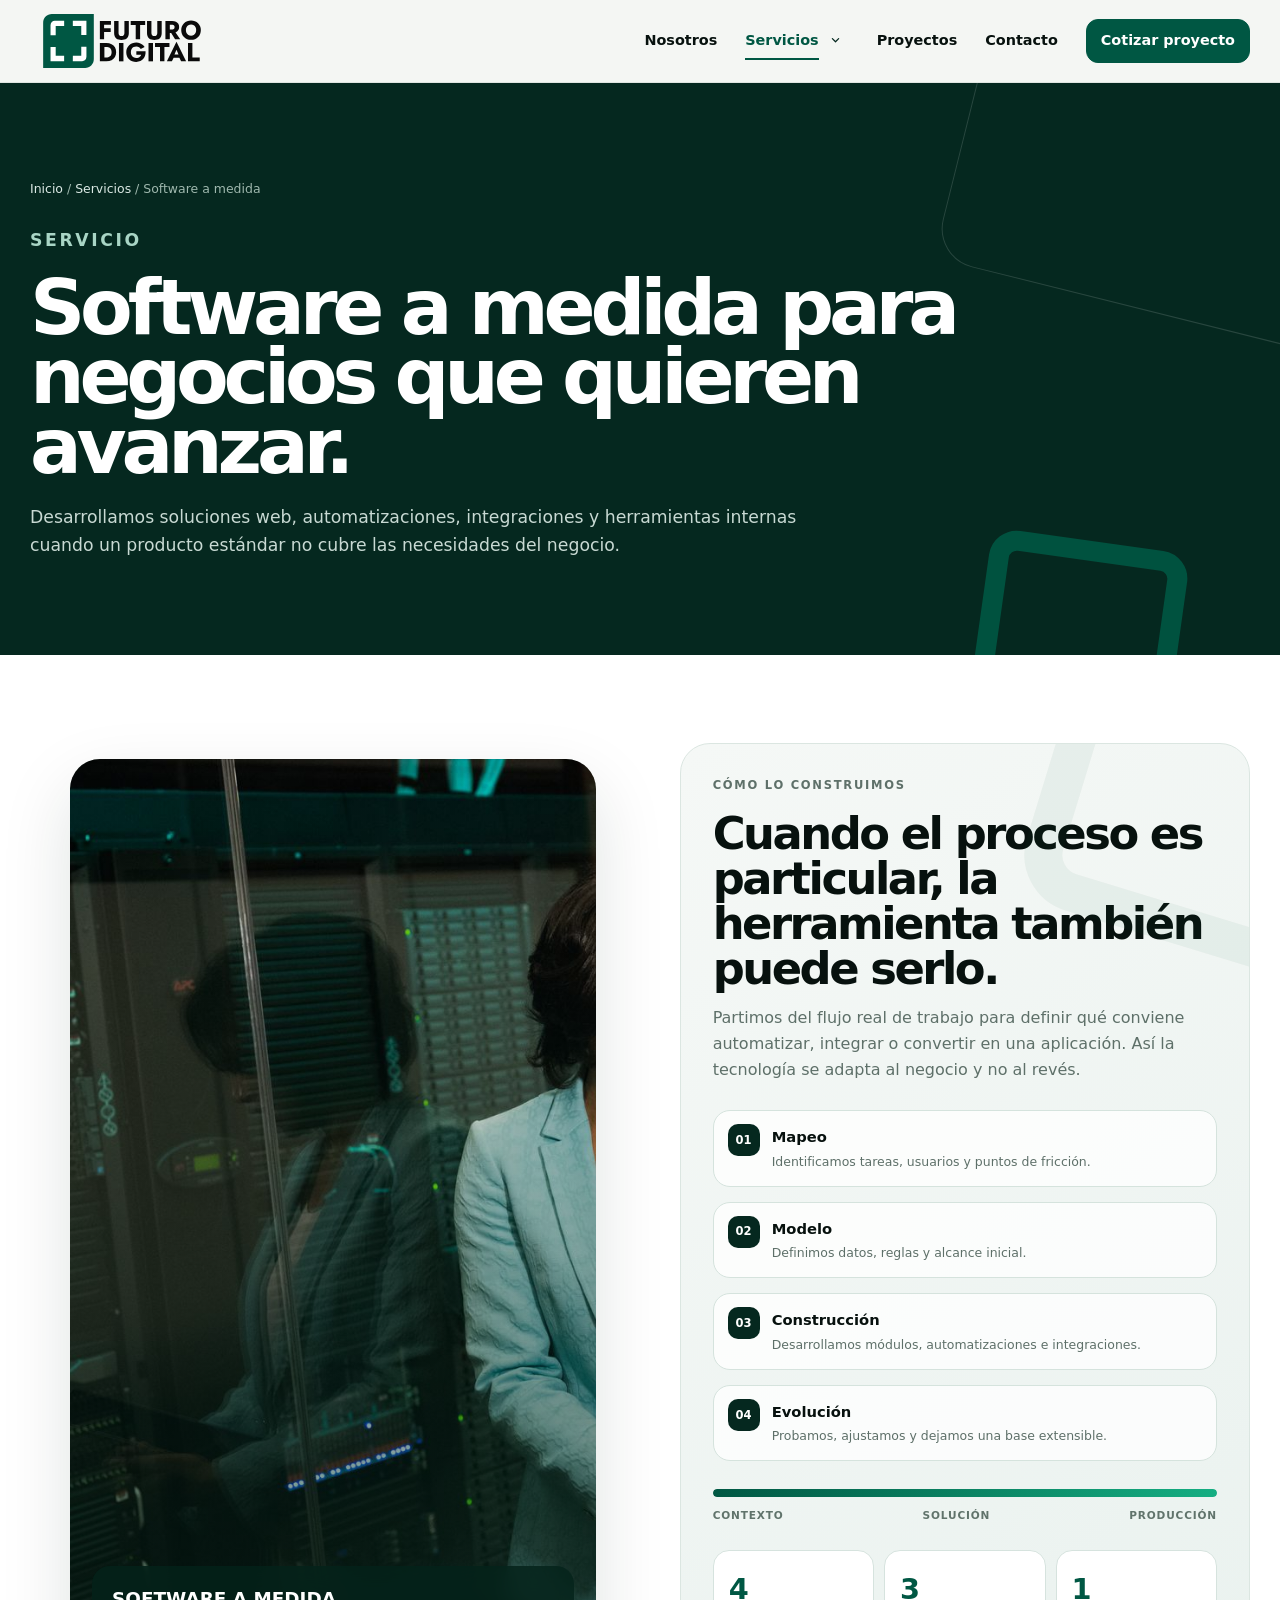
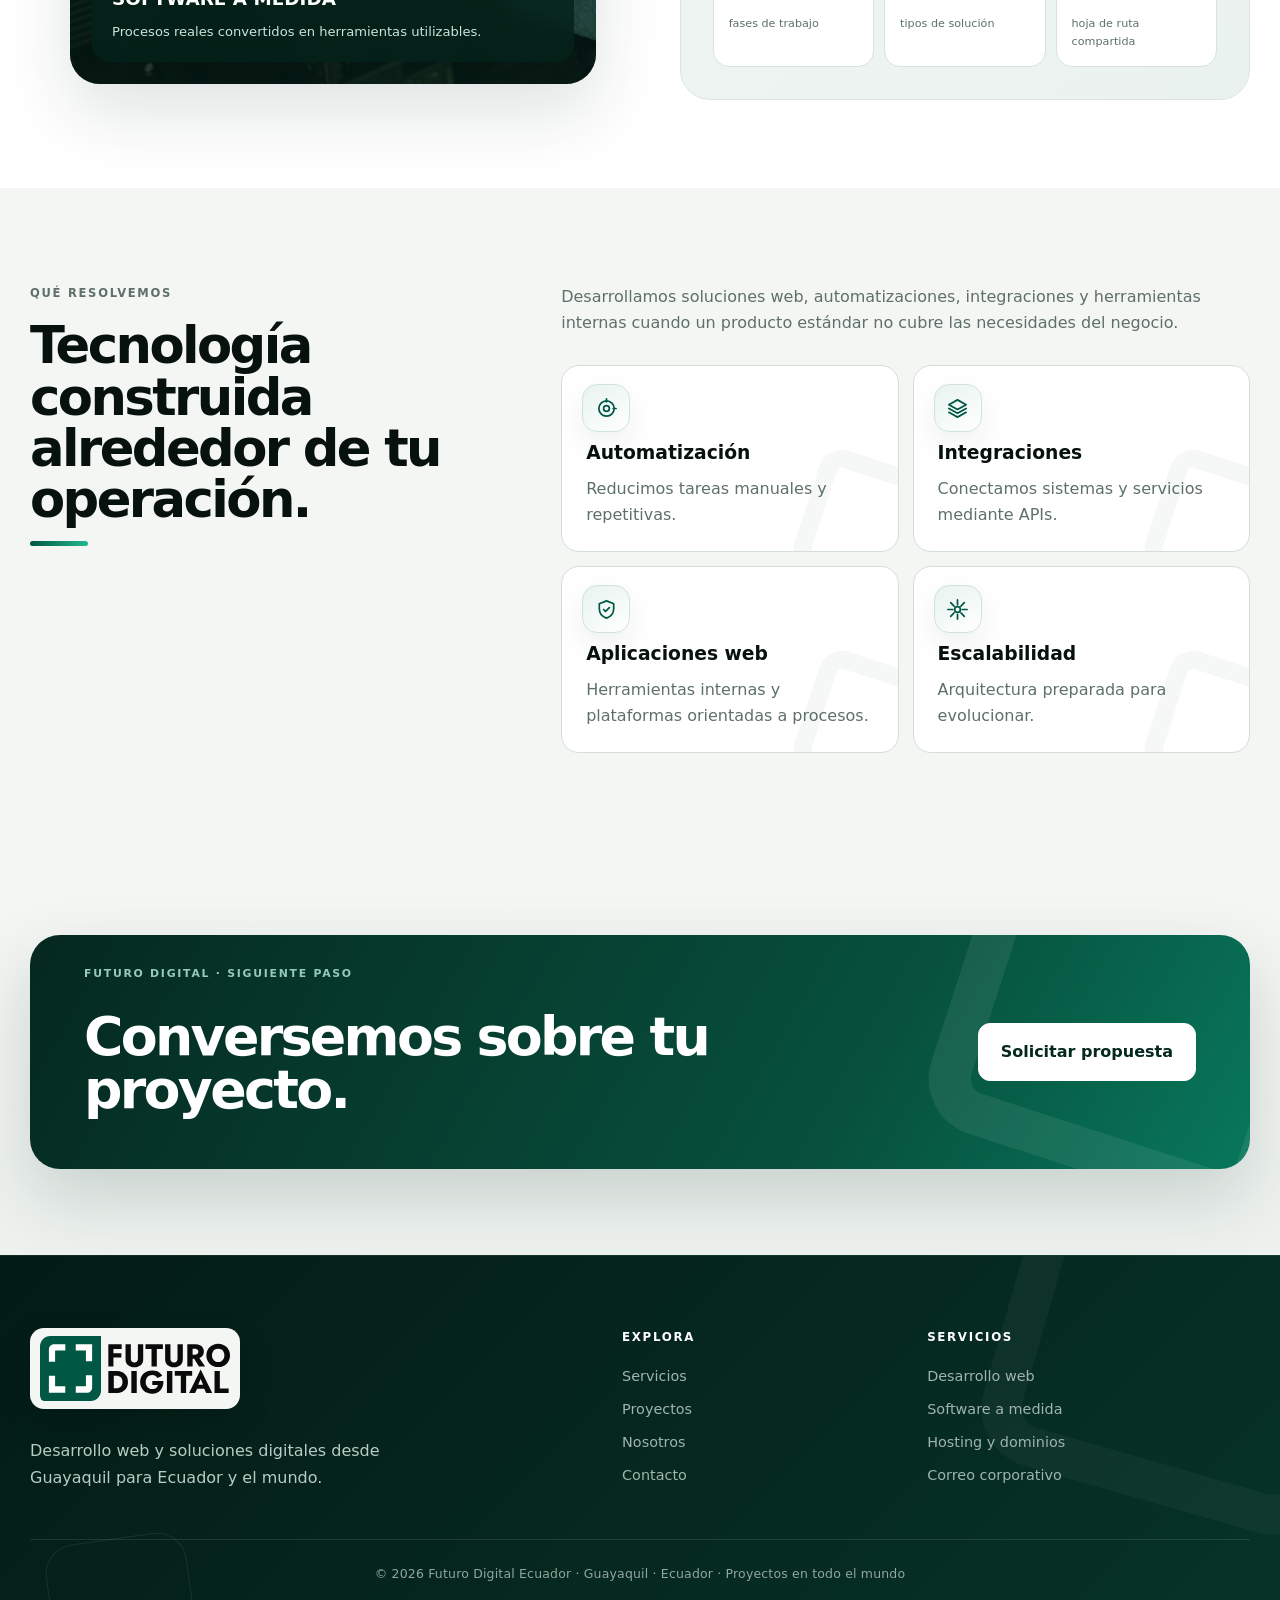
<file: software-a-medida.html>
<!doctype html><html lang="es-EC"><head><meta charset="utf-8"><meta name="viewport" content="width=device-width,initial-scale=1"><title>Software a medida en Guayaquil y Ecuador | Futuro Digital</title><meta name="description" content="Desarrollamos soluciones web, automatizaciones, integraciones y herramientas internas cuando un producto estándar no cubre las necesidades del negocio."><link rel="canonical" href="https://futurodigitalec.com/software-a-medida.html"><meta name="robots" content="index,follow,max-image-preview:large"><link rel="stylesheet" href="assets/css/styles.css"><link rel="stylesheet" href="assets/css/pages.css"></head><body><header class="site-header"><div class="container nav"><a class="brand" href="index.html"><img alt="Futuro Digital Ecuador" src="assets/img/logo.svg"></a><button class="menu" type="button" aria-expanded="false">Menú</button><nav class="links"><a href="servicios.html">Servicios</a><a href="proyectos.html">Proyectos</a><a href="nosotros.html">Nosotros</a><a href="contacto.html">Contacto</a><a class="btn small" href="contacto.html">Cotizar proyecto</a></nav></div></header><main><section class="page-hero"><div class="container"><div class="breadcrumbs"><a href="index.html">Inicio</a> / <a href="servicios.html">Servicios</a> / Software a medida</div><p class="eyebrow">SERVICIO</p><h1>Software a medida para negocios que quieren avanzar.</h1><p>Desarrollamos soluciones web, automatizaciones, integraciones y herramientas internas cuando un producto estándar no cubre las necesidades del negocio.</p></div></section><section class="content-section"><div class="container content-grid"><div><p class="eyebrow">QUÉ RESOLVEMOS</p><h2>Tecnología construida alrededor de tu operación.</h2></div><div><p>Desarrollamos soluciones web, automatizaciones, integraciones y herramientas internas cuando un producto estándar no cubre las necesidades del negocio.</p><div class="feature-list"><article><h3>Automatización</h3><p>Reducimos tareas manuales y repetitivas.</p></article><article><h3>Integraciones</h3><p>Conectamos sistemas y servicios mediante APIs.</p></article><article><h3>Aplicaciones web</h3><p>Herramientas internas y plataformas orientadas a procesos.</p></article><article><h3>Escalabilidad</h3><p>Arquitectura preparada para evolucionar.</p></article></div></div></div></section><section class="cta-band"><div class="container"><h2>Conversemos sobre tu proyecto.</h2><a class="btn secondary" href="contacto.html">Solicitar propuesta</a></div></section></main><footer><div class="container footer-grid"><div class="footer-brand"><img alt="Futuro Digital Ecuador" src="assets/img/logo.svg"><p>Desarrollo web y soluciones digitales desde Guayaquil para Ecuador y el mundo.</p></div><div><strong>Explora</strong><a href="servicios.html">Servicios</a><a href="proyectos.html">Proyectos</a><a href="nosotros.html">Nosotros</a><a href="contacto.html">Contacto</a></div><div><strong>Servicios</strong><a href="desarrollo-web.html">Desarrollo web</a><a href="software-a-medida.html">Software a medida</a><a href="hosting-dominios.html">Hosting y dominios</a><a href="correo-corporativo.html">Correo corporativo</a></div></div><div class="container footer-bottom">© <span id="year"></span> Futuro Digital Ecuador.</div></footer><script src="assets/js/main.js"></script></body></html>
</file>
<file: assets/css/styles.css>
:root{--green:#005743;--deep:#05281f;--black:#07110e;--off:#f4f6f3;--tint:#e5eee9;--line:#d4ded9;--white:#fff;--muted:#5e7069;--max:1220px}*{box-sizing:border-box}html{scroll-behavior:smooth}body{margin:0;font-family:Inter,system-ui,-apple-system,BlinkMacSystemFont,"Segoe UI",sans-serif;background:var(--off);color:var(--black);line-height:1.6}img{max-width:100%;display:block}a{text-decoration:none;color:inherit}button,input,textarea,select{font:inherit}.container{width:min(var(--max),calc(100% - 44px));margin:auto}.site-header{position:sticky;top:0;z-index:50;background:rgba(244,246,243,.88);backdrop-filter:blur(18px);border-bottom:1px solid rgba(5,40,31,.08)}.nav{height:82px;display:flex;align-items:center;justify-content:space-between;gap:28px}.brand img{width:184px;height:54px;object-fit:contain}.links{display:flex;gap:28px;align-items:center;font-size:.9rem;font-weight:700}.links>a:not(.btn):hover{color:var(--green)}.menu{display:none;background:transparent;border:1px solid var(--line);border-radius:10px;padding:8px 11px;font-weight:800}.btn{display:inline-flex;align-items:center;justify-content:center;border-radius:12px;padding:13px 18px;background:var(--green);color:#fff;border:1px solid var(--green);font-weight:800;transition:.2s ease}.btn:hover{transform:translateY(-1px);box-shadow:0 10px 26px rgba(0,87,67,.13)}.btn.small{padding:9px 14px}.btn.secondary{background:transparent;color:var(--deep);border-color:var(--line)}.btn.dark{background:var(--deep);border-color:var(--deep)}.hero{min-height:86vh;display:grid;align-items:center;padding:76px 0 92px;overflow:hidden}.hero-grid{display:grid;grid-template-columns:1.08fr .92fr;gap:84px;align-items:center}.eyebrow{margin:0 0 18px;color:var(--green);font-size:.72rem;font-weight:900;letter-spacing:.15em}.eyebrow.light{color:#bfe3d6}h1,h2,h3,p{margin-top:0}h1{font-size:clamp(3.7rem,7vw,7rem);line-height:.91;letter-spacing:-.068em;margin-bottom:28px;max-width:820px}h1 span{color:var(--green)}.lead{max-width:710px;font-size:1.12rem;color:#4f645c}.actions{display:flex;gap:12px;flex-wrap:wrap;margin:30px 0 38px}.hero-proof{display:flex;gap:34px;flex-wrap:wrap}.hero-proof div{display:grid}.hero-proof strong{font-size:1.1rem;color:var(--green)}.hero-proof span{font-size:.76rem;color:var(--muted)}.hero-media{position:relative;min-height:610px}.hero-media>img{position:absolute;inset:40px 30px 30px 30px;width:calc(100% - 60px);height:calc(100% - 70px);object-fit:cover;border-radius:28px;filter:saturate(.78) contrast(1.02)}.hero-media:after{content:"";position:absolute;inset:40px 30px 30px 30px;border-radius:28px;background:linear-gradient(180deg,rgba(5,40,31,.02),rgba(5,40,31,.58))}.media-frame{position:absolute;border:3px solid var(--green);border-radius:26px;z-index:1}.frame-one{width:240px;height:240px;left:0;top:0}.frame-two{width:230px;height:230px;right:0;bottom:0}.hero-card{position:absolute;z-index:3;left:58px;right:58px;bottom:62px;color:#fff}.hero-card span{font-size:.69rem;font-weight:900;letter-spacing:.16em}.hero-card strong{display:block;font-size:2.45rem;line-height:1.02;letter-spacing:-.045em;margin:12px 0 8px}.hero-card p{margin:0;color:#d5e1dc}.manifesto{padding:50px 0;background:var(--green);color:#fff}.manifesto-grid{display:grid;grid-template-columns:.36fr 1.64fr;gap:58px;align-items:start}.manifesto .eyebrow{color:#cce8de}.manifesto h2{font-size:clamp(2rem,4.3vw,4rem);line-height:1.02;letter-spacing:-.052em;margin:0}.section{padding:108px 0}.section-head{display:grid;grid-template-columns:1.2fr .8fr;gap:70px;align-items:end;margin-bottom:54px}.section-head h2,.about h2,.contact h2,.image-story h2{font-size:clamp(2.5rem,4.8vw,4.8rem);line-height:.98;letter-spacing:-.055em;margin:0}.section-head>p{color:var(--muted);font-size:1.02rem}.service-grid{display:grid;grid-template-columns:repeat(12,1fr);gap:16px}.service-card{grid-column:span 4;min-height:290px;background:#fff;border:1px solid var(--line);border-radius:20px;padding:28px;display:flex;flex-direction:column;justify-content:space-between}.service-card.featured{grid-column:span 8;background:var(--deep);color:#fff;display:grid;grid-template-columns:.18fr .82fr;gap:20px}.service-card>span{color:var(--green);font-weight:900}.service-card.featured>span{color:#94c9b6}.service-card h3{font-size:1.55rem;letter-spacing:-.03em;margin:34px 0 12px}.service-card.featured h3{font-size:2.2rem;margin-top:0}.service-card p{color:var(--muted);margin:0}.service-card.featured p{color:#bdd0c9;max-width:620px}.service-card ul{padding:0;margin:30px 0 0;list-style:none;display:flex;gap:9px;flex-wrap:wrap}.service-card li{font-size:.76rem;border:1px solid rgba(255,255,255,.18);padding:7px 10px;border-radius:999px}.image-story{padding:0 0 108px}.image-story-grid{display:grid;grid-template-columns:1.08fr .92fr;background:#fff;border:1px solid var(--line);border-radius:26px;overflow:hidden;min-height:580px}.image-story-photo img{width:100%;height:100%;object-fit:cover;filter:saturate(.72)}.image-story-copy{padding:70px;display:flex;flex-direction:column;justify-content:center}.image-story-copy p:not(.eyebrow){color:var(--muted);font-size:1.05rem;margin:24px 0}.image-story-copy a{font-weight:900;color:var(--green)}.projects-section{background:#eef2ef;overflow:hidden}.project-head{align-items:center}.carousel-controls{justify-self:end;display:flex;gap:8px}.carousel-btn{width:48px;height:48px;border:1px solid var(--line);border-radius:50%;background:#fff;cursor:pointer;font-size:1.25rem;transition:.2s}.carousel-btn:hover{background:var(--green);color:#fff;border-color:var(--green)}.project-carousel{display:flex;gap:18px;overflow-x:auto;scroll-snap-type:x mandatory;scrollbar-width:none;padding:0 max(22px,calc((100vw - var(--max))/2)) 12px}.project-carousel::-webkit-scrollbar{display:none}.project-slide{scroll-snap-align:start;flex:0 0 min(720px,76vw);background:#fff;border:1px solid var(--line);border-radius:24px;overflow:hidden}.project-art{height:390px;padding:34px;position:relative}.browser-shell{height:100%;border-radius:16px;background:#ebe8df;box-shadow:0 28px 80px rgba(0,0,0,.18);overflow:hidden}.browser-bar{height:40px;background:#30312e;display:flex;align-items:center;gap:6px;padding:0 14px}.browser-bar i{width:8px;height:8px;border-radius:50%;background:#eee}.arzana-word{font-size:4rem;font-weight:900;letter-spacing:-.06em;padding:70px 45px 12px;color:#252721}.arzana-lines{margin:0 45px;width:55%;height:60px;background:repeating-linear-gradient(to bottom,#9ea197 0 4px,transparent 4px 16px)}.project-arzana .project-art{background:#20211d}.project-copy{padding:26px 28px 32px}.project-copy span{font-size:.69rem;color:var(--green);font-weight:900;letter-spacing:.13em}.project-copy h3{font-size:2rem;letter-spacing:-.04em;margin:10px 0}.project-copy p{color:var(--muted);margin:0;max-width:600px}.archive-art{display:flex;flex-direction:column;justify-content:flex-end;overflow:hidden}.archive-art b,.archive-art em{position:relative;z-index:2;font-size:4.6rem;line-height:.83;letter-spacing:-.07em}.archive-art em{font-style:normal}.archive-grid{position:absolute;inset:28px;background-image:linear-gradient(rgba(255,255,255,.12) 1px,transparent 1px),linear-gradient(90deg,rgba(255,255,255,.12) 1px,transparent 1px);background-size:44px 44px}.project-green .project-art{background:var(--green);color:#fff}.project-dark .project-art{background:var(--deep);color:#fff}.project-light .project-art{background:#f2ede5;color:#1b2a24}.project-light .archive-grid,.project-mint .archive-grid{background-image:linear-gradient(rgba(0,87,67,.10) 1px,transparent 1px),linear-gradient(90deg,rgba(0,87,67,.10) 1px,transparent 1px)}.project-mint .project-art{background:#cfe2da;color:var(--deep)}.project-note{margin:24px 0 0;color:var(--muted);font-size:.84rem}.process-section{background:#fff}.process{list-style:none;padding:0;margin:0;display:grid;grid-template-columns:repeat(5,1fr);border:1px solid var(--line);border-radius:22px;overflow:hidden}.process li{padding:28px 23px;border-right:1px solid var(--line);min-height:230px}.process li:last-child{border-right:0}.process span{display:block;color:var(--green);font-weight:900;margin-bottom:58px}.process strong{font-size:1.15rem}.process p{font-size:.86rem;color:var(--muted);margin:8px 0 0}.about{background:var(--off)}.about-grid{display:grid;grid-template-columns:.8fr 1.2fr;gap:90px}.about-sticky{position:sticky;top:130px;align-self:start}.about-copy .large{font-size:1.55rem;line-height:1.35;color:var(--deep)}.about-copy>p:not(.large){color:var(--muted);font-size:1.03rem}.principles{display:grid;grid-template-columns:repeat(3,1fr);gap:12px;margin-top:42px}.principles div{background:#fff;border:1px solid var(--line);border-radius:16px;padding:20px}.principles strong{display:block;color:var(--green);margin-bottom:7px}.principles span{font-size:.83rem;color:var(--muted)}.contact{padding:108px 0;background:var(--green);color:#fff}.contact-grid{display:grid;grid-template-columns:.9fr 1.1fr;gap:80px;align-items:start}.contact>div>div>p:not(.eyebrow){color:#d0e3dc}.contact-meta{display:grid;gap:7px;margin-top:34px;color:#c0d9d0;font-size:.86rem}.contact form{background:#fff;color:var(--black);padding:30px;border-radius:22px;display:grid;gap:16px;box-shadow:0 30px 80px rgba(3,27,21,.14)}.field-row{display:grid;grid-template-columns:1fr 1fr;gap:14px}.contact label{font-size:.79rem;font-weight:800;display:grid;gap:7px}.contact input,.contact textarea,.contact select{border:1px solid var(--line);border-radius:10px;padding:12px;background:#fbfcfb;outline:none}.contact input:focus,.contact textarea:focus,.contact select:focus{border-color:var(--green);box-shadow:0 0 0 3px rgba(0,87,67,.08)}.contact small{color:#7c8e87}footer{position:relative;overflow:hidden;background:linear-gradient(135deg,#031b15 0%,#05281f 55%,#063328 100%);color:#d5e0dc;padding:72px 0 26px;border-top:1px solid rgba(255,255,255,.05)}footer:before{content:"";position:absolute;width:280px;height:280px;border:40px solid rgba(255,255,255,.035);border-radius:60px;right:-90px;top:-110px;transform:rotate(16deg)}footer:after{content:"";position:absolute;width:140px;height:140px;border:1px solid rgba(255,255,255,.08);border-radius:30px;left:4%;bottom:-70px;transform:rotate(-8deg)}.footer-grid{position:relative;z-index:1;display:grid;grid-template-columns:1.45fr .65fr .9fr;gap:72px;align-items:start}.footer-brand{max-width:390px}.footer-brand img{width:210px;background:#f4f6f3;border-radius:14px;padding:8px 10px;margin-bottom:18px;box-shadow:0 14px 34px rgba(0,0,0,.14)}.footer-brand p{font-size:1rem!important;line-height:1.7;margin:0;color:#b8cbc4!important}.footer-grid>div{display:flex;flex-direction:column;gap:10px}.footer-grid strong{color:#fff;font-size:.74rem;letter-spacing:.14em;text-transform:uppercase;margin-bottom:8px}.footer-grid a,.footer-grid span{color:#9fb4ac;font-size:.9rem;transition:.18s ease}.footer-grid a:hover{color:#fff;transform:translateX(3px)}.footer-bottom{position:relative;z-index:1;margin-top:48px;padding-top:24px;border-top:1px solid rgba(255,255,255,.1);font-size:.78rem;color:#82988f;display:flex;justify-content:space-between;gap:20px}.footer-bottom:after{content:"Guayaquil · Ecuador · Proyectos en todo el mundo";color:#6f887f}@media(max-width:980px){.hero-grid,.manifesto-grid,.section-head,.image-story-grid,.about-grid,.contact-grid{grid-template-columns:1fr}.hero-grid{gap:42px}.hero-media{min-height:520px}.manifesto-grid{gap:12px}.service-card,.service-card.featured{grid-column:span 6}.service-card.featured{display:flex}.process{grid-template-columns:repeat(2,1fr)}.process li{border-bottom:1px solid var(--line)}.process li:nth-child(2n){border-right:0}.about-sticky{position:static}.carousel-controls{justify-self:start}.links{display:none;position:absolute;top:82px;left:22px;right:22px;background:#fff;border:1px solid var(--line);border-radius:16px;padding:20px;flex-direction:column;align-items:stretch;box-shadow:0 20px 50px rgba(0,0,0,.08)}.links.open{display:flex}.menu{display:block}.footer-grid{grid-template-columns:1.2fr .8fr;gap:42px}.footer-grid>div:last-child{grid-column:2}}@media(max-width:650px){.container{width:min(var(--max),calc(100% - 24px))}.nav{height:72px}.brand img{width:152px}.hero{padding:48px 0 68px}h1{font-size:3.55rem}.hero-proof{gap:18px}.hero-media{min-height:430px}.hero-media>img,.hero-media:after{inset:24px 14px 14px 14px;width:calc(100% - 28px);height:calc(100% - 38px)}.hero-card{left:34px;right:34px;bottom:38px}.hero-card strong{font-size:1.85rem}.frame-one{width:150px;height:150px}.frame-two{width:140px;height:140px}.section{padding:78px 0}.service-card,.service-card.featured{grid-column:span 12}.image-story{padding-bottom:78px}.image-story-copy{padding:36px 26px}.image-story-photo{height:330px}.project-slide{flex-basis:88vw}.project-art{height:310px}.archive-art b,.archive-art em{font-size:3.3rem}.process{grid-template-columns:1fr}.process li{border-right:0}.principles{grid-template-columns:1fr}.field-row{grid-template-columns:1fr}.footer-grid{grid-template-columns:1fr;gap:28px}.footer-grid>div:last-child{grid-column:auto}.footer-brand img{width:180px}.footer-bottom{margin-top:36px;flex-direction:column}.footer-bottom:after{line-height:1.5}}
</file>
<file: assets/css/portfolio.css>
.projects-section{background:#eef2ef}.featured-projects{display:grid;grid-template-columns:repeat(12,1fr);gap:18px;margin-bottom:28px}.featured-project{grid-column:span 4;background:#fff;border:1px solid var(--line);border-radius:24px;overflow:hidden;transition:.25s ease}.featured-project:hover{transform:translateY(-4px);box-shadow:0 24px 65px rgba(5,40,31,.09)}.featured-project-media{aspect-ratio:1.48/1;background:#dde7e2;overflow:hidden}.featured-project-media img{width:100%;height:100%;object-fit:cover}.featured-project-copy{padding:26px}.project-kicker{display:block;color:var(--green);font-size:.68rem;font-weight:900;letter-spacing:.13em;margin-bottom:8px}.featured-project h3{font-size:1.9rem;line-height:1;letter-spacing:-.045em;margin:0 0 12px}.featured-project p{color:var(--muted);margin:0 0 20px;font-size:.93rem}.project-link{display:inline-flex;align-items:center;gap:8px;font-size:.84rem;font-weight:900;color:var(--deep)}.project-link:hover{color:var(--green)}.trajectory-head{display:flex;align-items:end;justify-content:space-between;gap:24px;margin:58px 0 22px}.trajectory-head h3{font-size:2rem;letter-spacing:-.04em;margin:0}.trajectory-head p{max-width:540px;color:var(--muted);margin:0}.portfolio-track{display:grid;grid-template-columns:repeat(3,1fr);gap:16px}.portfolio-card{background:#fff;border:1px solid var(--line);border-radius:20px;overflow:hidden}.portfolio-card-media{aspect-ratio:1.65/1;background:#dde7e2;overflow:hidden}.portfolio-card-media img{width:100%;height:100%;object-fit:cover}.portfolio-card-copy{padding:20px 21px 23px}.portfolio-card-copy span{display:block;color:var(--green);font-size:.65rem;font-weight:900;letter-spacing:.12em;margin-bottom:7px}.portfolio-card-copy h4{font-size:1.25rem;letter-spacing:-.03em;margin:0 0 6px}.portfolio-card-copy p{font-size:.83rem;color:var(--muted);margin:0}.portfolio-note{margin:22px 0 0;color:var(--muted);font-size:.8rem}.project-proof{display:flex;gap:8px;flex-wrap:wrap;margin-top:16px}.project-proof b{font-size:.68rem;border:1px solid var(--line);padding:6px 9px;border-radius:999px;color:var(--muted)}@media(max-width:980px){.featured-project{grid-column:span 6}.portfolio-track{grid-template-columns:repeat(2,1fr)}}@media(max-width:650px){.featured-project{grid-column:span 12}.portfolio-track{grid-template-columns:1fr}.trajectory-head{align-items:start;flex-direction:column;margin-top:42px}.featured-project-copy{padding:22px}.featured-project h3{font-size:1.65rem}}
</file>
<file: assets/css/pages.css>
.page-hero{position:relative;padding:96px 0 78px;background:var(--deep);color:#fff;overflow:hidden}.page-hero:before{content:"";position:absolute;width:420px;height:420px;right:-120px;top:-190px;border:1px solid rgba(255,255,255,.14);border-radius:40px;transform:rotate(14deg)}.page-hero:after{content:"";position:absolute;width:160px;height:160px;right:8%;bottom:-85px;border:20px solid rgba(0,87,67,.9);border-radius:28px;transform:rotate(8deg)}.page-hero .container{position:relative;z-index:1}.page-hero .eyebrow{color:#a9d5c5}.page-hero h1{font-size:clamp(3.1rem,6vw,6rem);max-width:1040px;margin-bottom:22px}.page-hero p{max-width:780px;color:#c8d9d3;font-size:1.08rem}.breadcrumbs{font-size:.78rem;color:#9fb8ae;margin-bottom:28px}.breadcrumbs a{color:#dbe9e4}.content-section{padding:96px 0;position:relative}.content-section.soft{background:#eef2ef}.content-grid{display:grid;grid-template-columns:.8fr 1.2fr;gap:72px;align-items:start}.content-grid h2,.case-section h2{font-size:clamp(2.3rem,4vw,4rem);line-height:1;letter-spacing:-.05em}.content-grid p,.case-section p{color:var(--muted)}.feature-list{display:grid;grid-template-columns:repeat(2,1fr);gap:14px;margin-top:30px}.feature-list article{position:relative;background:#fff;border:1px solid var(--line);border-radius:18px;padding:24px;overflow:hidden}.feature-list article:after{content:"";position:absolute;width:54px;height:54px;right:-17px;bottom:-17px;border:10px solid var(--tint);border-radius:14px}.feature-list h3{margin:0 0 8px}.feature-list p{margin-bottom:0}.cta-band{padding:58px 0;background:var(--green);color:#fff}.cta-band .container{display:flex;align-items:center;justify-content:space-between;gap:30px}.cta-band h2{margin:0;font-size:clamp(2rem,4vw,3.6rem)}.cta-band .btn.secondary{background:#fff;color:var(--deep);border-color:#fff}.cta-band .btn.secondary:hover{background:var(--deep);color:#fff;border-color:var(--deep)}.case-hero{padding:72px 0 50px}.case-grid{display:grid;grid-template-columns:1fr 1fr;gap:54px;align-items:center}.case-media{position:relative}.case-media:before{content:"";position:absolute;inset:-14px 18px 18px -14px;border:2px solid var(--green);border-radius:24px;z-index:-1}.case-media img{width:100%;border-radius:20px;border:1px solid var(--line);background:#fff}.case-tags{display:flex;gap:8px;flex-wrap:wrap}.case-tags span{border:1px solid var(--line);border-radius:999px;padding:7px 10px;font-size:.76rem}.gallery{display:grid;grid-template-columns:repeat(2,1fr);gap:18px}.gallery img{width:100%;border-radius:16px;border:1px solid var(--line);background:#fff}.project-gallery img{aspect-ratio:4/3;object-fit:cover;min-height:280px}.project-gallery img:nth-child(2){object-fit:contain;padding:24px;background:#f6f8f6}.portfolio-grid{display:grid;grid-template-columns:repeat(3,1fr);gap:18px}.portfolio-grid article{background:#fff;border:1px solid var(--line);border-radius:20px;overflow:hidden;transition:.22s ease;box-shadow:0 6px 20px rgba(5,40,31,.035)}.portfolio-grid article:hover{transform:translateY(-4px);box-shadow:0 20px 44px rgba(5,40,31,.09)}.portfolio-grid img{width:100%;aspect-ratio:16/10;object-fit:cover;background:#e8eeeb}.portfolio-grid div{padding:22px}.portfolio-grid h3{margin:6px 0}.portfolio-grid span{font-size:.7rem;color:var(--green);font-weight:900;letter-spacing:.1em}.portfolio-grid.unified article.featured-project-card{grid-column:span 1;border-color:#a9c8bd;box-shadow:0 15px 36px rgba(5,40,31,.08)}.portfolio-grid.unified article.featured-project-card img{aspect-ratio:16/9}.portfolio-grid.unified article.featured-project-card h3{font-size:1.55rem}.portfolio-grid.unified article.featured-project-card div{padding:25px}.project-context{display:flex;justify-content:space-between;gap:18px;align-items:end;margin:36px 0 22px;padding-top:28px;border-top:1px solid var(--line)}.project-context p{max-width:670px;color:var(--muted);margin:0}.service-links{display:grid;grid-template-columns:repeat(2,1fr);gap:16px}.service-links a{position:relative;background:#fff;border:1px solid var(--line);border-radius:18px;padding:27px;overflow:hidden;transition:.2s ease}.service-links a:after{content:"↗";position:absolute;right:22px;top:20px;color:var(--green);font-weight:900}.service-links a:hover{transform:translateY(-3px);border-color:#a6c4b9;box-shadow:0 16px 34px rgba(5,40,31,.07)}.service-links strong{display:block;font-size:1.35rem;margin-bottom:8px;padding-right:34px}.note-box{border-left:4px solid var(--green);background:var(--tint);padding:18px 20px;border-radius:0 12px 12px 0;color:var(--deep)}.brand-visual{min-height:410px;background:var(--deep);border-radius:28px;position:relative;overflow:hidden;display:grid;place-items:center}.brand-visual:before,.brand-visual:after{content:"";position:absolute;border:2px solid rgba(255,255,255,.15);border-radius:28px}.brand-visual:before{width:270px;height:270px;left:-80px;top:-80px}.brand-visual:after{width:220px;height:220px;right:-75px;bottom:-75px}.brand-visual img{width:190px;position:relative;z-index:2;filter:drop-shadow(0 24px 34px rgba(0,0,0,.2))}.brand-photo{position:relative;margin:0;min-height:430px;border-radius:28px;overflow:hidden;background:var(--deep);box-shadow:0 18px 48px rgba(5,40,31,.1)}.brand-photo>img{width:100%;height:100%;min-height:430px;object-fit:cover;filter:saturate(.78) contrast(1.02)}.brand-photo:after{content:"";position:absolute;inset:0;background:linear-gradient(180deg,rgba(5,40,31,.02) 25%,rgba(5,40,31,.78) 100%)}.brand-photo figcaption{position:absolute;z-index:2;left:24px;right:24px;bottom:22px;display:flex;align-items:center;gap:14px;color:#fff;font-size:.87rem;font-weight:700;line-height:1.45}.brand-photo figcaption img{width:42px;height:42px;object-fit:contain;background:#fff;border-radius:11px;padding:7px;flex:0 0 auto}.purpose-grid{display:grid;grid-template-columns:repeat(2,1fr);gap:18px}.purpose-card{min-height:260px;border-radius:22px;padding:30px;border:1px solid var(--line);background:#fff}.purpose-card.dark{background:var(--deep);color:#fff;border-color:var(--deep)}.purpose-card.green{background:var(--green);color:#fff;border-color:var(--green)}.purpose-card .eyebrow{margin-bottom:42px}.purpose-card.dark .eyebrow,.purpose-card.green .eyebrow{color:#b9ddd0}.purpose-card h3{font-size:2rem;letter-spacing:-.04em;margin-bottom:14px}.purpose-card p{margin:0;color:var(--muted)}.purpose-card.dark p,.purpose-card.green p{color:#c8d9d3}.values-grid{display:grid;grid-template-columns:repeat(4,1fr);gap:14px;margin-top:30px}.value-card{background:#fff;border:1px solid var(--line);border-radius:18px;padding:24px;min-height:210px}.value-card span{display:inline-grid;place-items:center;width:38px;height:38px;border-radius:10px;background:var(--tint);color:var(--green);font-weight:900;margin-bottom:34px}.value-card h3{margin-bottom:8px}.value-card p{font-size:.9rem;color:var(--muted);margin:0}.journey{display:grid;grid-template-columns:repeat(3,1fr);gap:0;border:1px solid var(--line);border-radius:22px;overflow:hidden;background:#fff}.journey article{padding:28px;border-right:1px solid var(--line);min-height:220px}.journey article:last-child{border-right:0}.journey strong{display:block;color:var(--green);font-size:1.4rem;margin-bottom:46px}.journey p{color:var(--muted);margin:8px 0 0}.visual-band{background:linear-gradient(120deg,var(--deep),#07392d);color:#fff;border-radius:26px;padding:46px;display:grid;grid-template-columns:1.1fr .9fr;gap:40px;align-items:center;overflow:hidden;position:relative}.visual-band:after{content:"";position:absolute;width:220px;height:220px;right:-60px;top:-75px;border:34px solid rgba(255,255,255,.07);border-radius:46px;transform:rotate(12deg)}.visual-band h2{font-size:clamp(2rem,4vw,3.8rem);line-height:1;letter-spacing:-.05em;margin-bottom:16px}.visual-band p{color:#c7d8d2;margin:0}.visual-stats{display:grid;grid-template-columns:repeat(2,1fr);gap:12px;position:relative;z-index:1}.visual-stats div{background:rgba(255,255,255,.08);border:1px solid rgba(255,255,255,.13);border-radius:16px;padding:20px}.visual-stats strong{display:block;font-size:1.55rem}.visual-stats span{font-size:.8rem;color:#b9cec7}.contact-grid{display:grid;grid-template-columns:.88fr 1.12fr;gap:72px;align-items:start}.contact-grid>div:first-child{padding-top:18px}.contact-grid>div:first-child h2{font-size:clamp(2.45rem,4.6vw,4.6rem);line-height:.98;letter-spacing:-.055em;margin-bottom:22px}.contact-grid>div:first-child>p:not(.eyebrow){font-size:1.02rem;color:var(--muted);max-width:560px}.contact-photo{position:relative;margin:28px 0 0;border-radius:22px;overflow:hidden;background:var(--deep);box-shadow:0 16px 42px rgba(5,40,31,.09)}.contact-photo img{width:100%;height:270px;object-fit:cover;object-position:center 45%;filter:saturate(.8)}.contact-photo figcaption{position:absolute;left:16px;right:16px;bottom:14px;background:rgba(5,40,31,.86);color:#fff;border:1px solid rgba(255,255,255,.12);border-radius:12px;padding:11px 13px;font-size:.78rem;line-height:1.45;backdrop-filter:blur(8px)}.contact-meta{display:flex;gap:10px;flex-wrap:wrap;margin-top:30px}.contact-meta span{display:inline-flex;align-items:center;gap:8px;padding:9px 12px;border-radius:999px;background:var(--tint);color:var(--deep);font-size:.78rem;font-weight:800}.contact-meta span:before{content:"";width:7px;height:7px;border-radius:50%;background:var(--green)}.contact-form-card{position:relative;background:#fff;border:1px solid #cddbd5;border-radius:26px;padding:36px;box-shadow:0 24px 70px rgba(5,40,31,.11);overflow:hidden}.contact-form-card:before{content:"";position:absolute;width:150px;height:150px;right:-62px;top:-72px;border:24px solid var(--tint);border-radius:36px;transform:rotate(15deg)}.form-intro{position:relative;z-index:1;display:flex;justify-content:space-between;gap:24px;align-items:start;padding-bottom:24px;margin-bottom:26px;border-bottom:1px solid var(--line)}.form-intro span{display:inline-flex;align-items:center;gap:8px;font-size:.72rem;letter-spacing:.12em;font-weight:900;color:var(--green);text-transform:uppercase}.form-intro span:before{content:"";width:9px;height:9px;border-radius:50%;background:var(--green);box-shadow:0 0 0 5px var(--tint)}.form-intro p{margin:8px 0 0;color:var(--muted);font-size:.92rem;max-width:420px}.form-intro strong{font-size:1.25rem;color:var(--deep)}.contact-form-card form{position:relative;z-index:1;display:grid;gap:20px}.field-row{display:grid;grid-template-columns:1fr 1fr;gap:16px}.contact-form-card label{display:grid;gap:8px;color:var(--deep);font-size:.78rem;font-weight:900;letter-spacing:.01em}.contact-form-card input,.contact-form-card textarea,.contact-form-card select{width:100%;border:1px solid #cbd8d3;border-radius:13px;padding:14px 15px;background:#f9fbfa;color:var(--black);outline:none;transition:.18s ease}.contact-form-card textarea{resize:vertical;min-height:150px}.contact-form-card input::placeholder,.contact-form-card textarea::placeholder{color:#92a29c}.contact-form-card input:hover,.contact-form-card textarea:hover,.contact-form-card select:hover{border-color:#a7beb5;background:#fff}.contact-form-card input:focus,.contact-form-card textarea:focus,.contact-form-card select:focus{border-color:var(--green);background:#fff;box-shadow:0 0 0 4px rgba(0,87,67,.09)}.contact-form-card .btn{width:100%;min-height:52px;border-radius:13px;font-size:.95rem}.contact-form-card .btn.dark{background:var(--green);border-color:var(--green)}.contact-form-card .btn.dark:hover{background:var(--deep);border-color:var(--deep)}.form-foot{display:flex;align-items:flex-start;gap:11px;margin-top:-4px;color:#71847c;font-size:.76rem;line-height:1.5}.form-foot:before{content:"✓";flex:0 0 auto;display:grid;place-items:center;width:22px;height:22px;border-radius:50%;background:var(--tint);color:var(--green);font-weight:900}.contact-benefits{display:grid;grid-template-columns:repeat(2,1fr);gap:12px;margin-top:28px}.contact-benefits div{background:#fff;border:1px solid var(--line);border-radius:15px;padding:18px}.contact-benefits strong{display:block;color:var(--deep);margin-bottom:5px}.contact-benefits span{display:block;color:var(--muted);font-size:.82rem}@media(max-width:900px){.content-grid,.case-grid,.visual-band,.contact-grid{grid-template-columns:1fr}.portfolio-grid{grid-template-columns:1fr 1fr}.cta-band .container{align-items:flex-start;flex-direction:column}.values-grid{grid-template-columns:repeat(2,1fr)}.journey{grid-template-columns:1fr}.journey article{border-right:0;border-bottom:1px solid var(--line)}.journey article:last-child{border-bottom:0}.contact-grid>div:first-child{padding-top:0}.contact-form-card{max-width:760px}.brand-photo{min-height:380px}.brand-photo>img{min-height:380px}}@media(max-width:600px){.feature-list,.gallery,.portfolio-grid,.service-links,.purpose-grid,.values-grid,.contact-benefits{grid-template-columns:1fr}.page-hero{padding:72px 0 62px}.page-hero:after{right:-35px}.visual-band{padding:30px}.project-context{align-items:flex-start;flex-direction:column}.contact-form-card{padding:24px 18px;border-radius:20px}.field-row{grid-template-columns:1fr}.form-intro{flex-direction:column;gap:8px}.contact-meta{margin-top:22px}.contact-photo img{height:230px}.brand-photo,.brand-photo>img{min-height:330px}.project-gallery img{min-height:220px}}
</file>
